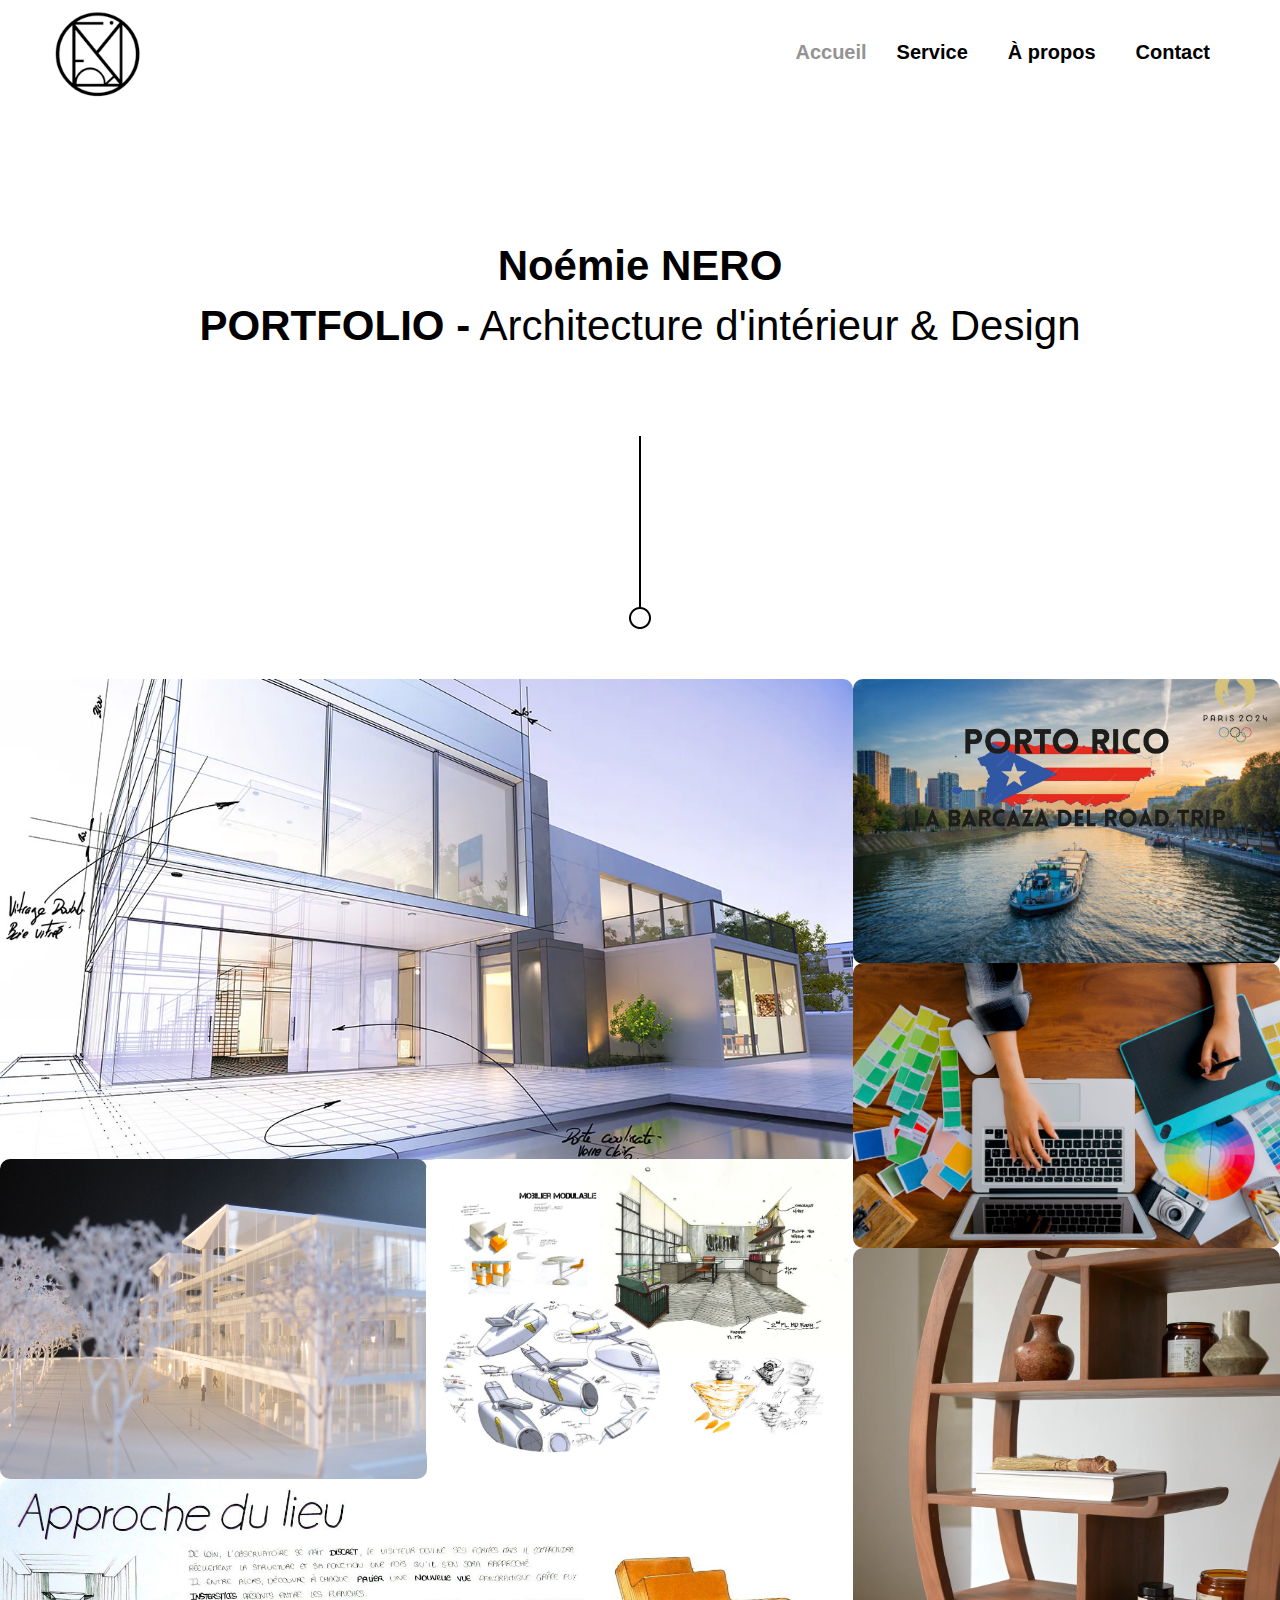
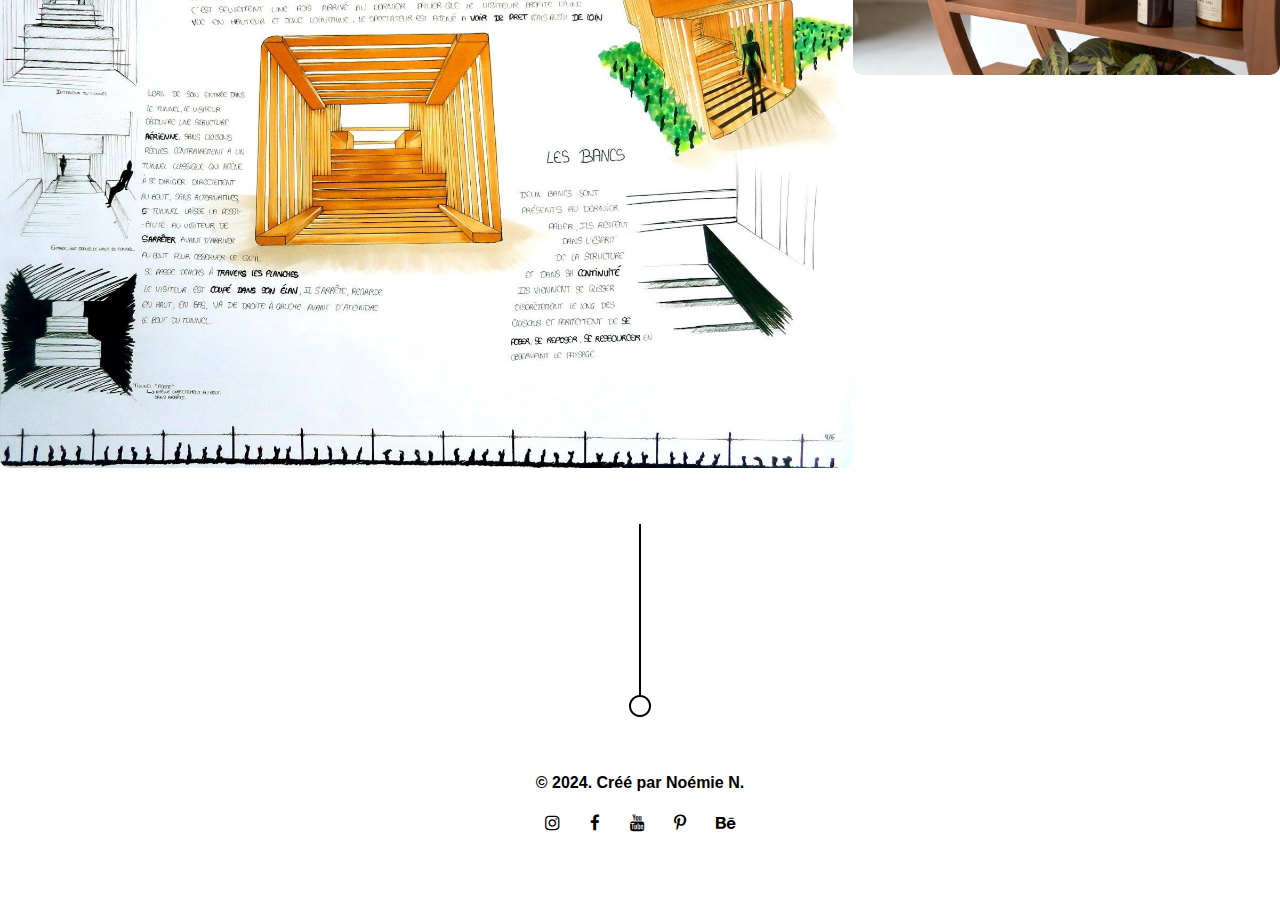
<file: index.html>
<!DOCTYPE HTML>
<html lang="fr-FR">
    <head>
        <title>Kapena - Minimal Portfolio HTML Template</title>
        <meta http-equiv="Content-Type" content="text/html; charset=UTF-8">
        <meta name="description" content="Template by CocoBasic" />
        <meta name="keywords" content="HTML, CSS, JavaScript, PHP" />
        <meta name="author" content="CocoBasic" />
        <meta name="viewport" content="width=device-width, initial-scale=1, maximum-scale=1">

        <link rel="shortcut icon" href="images/favicon.ico" />    
        <link href='https://fonts.googleapis.com/css?family=Work%20Sans:400,500,700,900%7CPT%20Serif%7CRoboto:700' rel='stylesheet' type='text/css'>		
        <link rel="stylesheet" type="text/css"  href='style.css' />

        <!--[if lt IE 9]>
                <script src="js/html5shiv.js"></script>            
                <script src="js/respond.min.js"></script>                   
        <![endif]-->         
    </head>

    <body>

        <div class="site-wrapper">                  
            <div class="doc-loader"></div>  

            <header class="header-holder">
                <div class="menu-wrapper center-relative relative">

                    <div class="header-logo">
                        <a href="index.html"> 
                            <img src="images/logo@2x.png" alt="Kapena"> 
                        </a>
                    </div>

                    <div class="toggle-holder">
                        <div id="toggle">
                            <div class="first-menu-line"></div>
                            <div class="second-menu-line"></div>
                            <div class="third-menu-line"></div>                               
                        </div>                            
                    </div>

                    <div class="menu-holder">
                        <nav id="header-main-menu">
                            <ul class="main-menu sm sm-clean">
                                <li class="menu-item-has-children">
                                    <a href="index.html">
                                       <b> Accueil </b>
                                    </a>
                                </li>
                                <li>
                                    <a href="service.html"><b>Service</b>
                                    </a>
                                </li>
                                <li>
                                    <a href="about.html"><b>À propos</b>
                                    </a>
                                </li>
                                <li>
                                    <a href="contact.html"><b>Contact</b>
                                    </a>
                                </li>
                            </ul>
                        </nav>
                    </div>
                    <div class="clear"></div>                        
                </div>
            </header>

            <div id="content" class="site-content">                
                <div class="section-wrapper">

                    <h1 class="entry-title page-title block content-1170 center-relative">
                       <b> Noémie NERO </b><br>
                         <b>PORTFOLIO -</b>           Architecture d'intérieur &amp; Design 
                    </h1> 

                    <img class="title-logo center-relative block" src="images/divider_01.png" alt="">

                    <div class="full-page-width center-relative">
                        <div id="portfolio-wrapper">
                            <ul class="grid" id="portfolio-grid">                                    
                                <li class="grid-sizer"></li>

                                <li class="grid-item element-item p_two_third">
                                    <a class="item-link" href="portfolio-1.html">
                                        <img src="images/portfolio_item_01.jpg" alt="" />

                                        <div class="portfolio-text-holder">
                                            <p class="portfolio-title">
                                                PAVILLON AVEC EXTENSION
                                            </p>
                                            <p class="portfolio-desc">
                                               Aménagement d'un pavillon existant et sur Autocad    avec extension intégrée
                                            </p>
                                        </div>
                                    </a>
                                </li>

                                <li class="grid-item element-item p_one_third">
                                    <a class="item-link" href="portfolio-2.html">
                                        <img src="images/portfolio_item_02.jpg" alt="" />
                                        <div class="portfolio-text-holder">
                                            <p class="portfolio-title">
                                                LA BARCAZA DEL ROAD TRIP
                                            </p>
                                            <p class="portfolio-desc">
                                                plans, coupe et moodboard
                                            </p>
                                        </div>
                                    </a>
                                </li>

                                <li class="grid-item element-item p_one_third">
                                    <a class="item-link" href="portfolio-3.html">
                                        <img src="images/portfolio_item_03.jpg" alt="" />
                                        <div class="portfolio-text-holder">
                                            <p class="portfolio-title">
                                                INFOGRAPHIE & COMMUNICATION GRAPHIQUE
                                            </p>
                                            <p class="portfolio-desc">
                                                Montages Photo,
                                                mise en page et création d'affiches et mock up
                                            </p>
                                        </div>
                                    </a>
                                </li>

                                <li class="grid-item element-item p_one_third">
                                    <a class="item-link" href="portfolio-4.html">
                                        <img src="images/portfolio_item_04.jpg" alt="" />
                                        <div class="portfolio-text-holder">
                                            <p class="portfolio-title">
                                                MAQUETTES
                                            </p>
                                            <p class="portfolio-desc">
                                                Villa Savoye, pavillon avec extension
                                            </p>
                                        </div>
                                    </a>
                                </li>

                                <li class="grid-item element-item p_one_third">
                                    <a class="item-link" href="portfolio-5.html">
                                        <img src="images/portfolio_item_05.jpg" alt="" />
                                        <div class="portfolio-text-holder">
                                            <p class="portfolio-title">
                                                CONCEPTS ET PROJETS DESIGN
                                            </p>
                                            <p class="portfolio-desc">
                                                Produit,espace, intéraction et créativité
                                            </p>
                                        </div>
                                    </a>
                                </li>

                                <li class="grid-item element-item p_one_third">
                                    <a class="item-link" href="portfolio-6.html">
                                        <img src="images/portfolio_item_06.jpg" alt="" />
                                        <div class="portfolio-text-holder">
                                            <p class="portfolio-title">
                                                MENUISERIE SUR MESURE
                                            </p>
                                            <p class="portfolio-desc">
                                                Plan texturé, élevation et croquis  
                                            </p>
                                        </div>
                                    </a>
                                </li>

                                <li class="grid-item element-item p_two_third">
                                    <a class="item-link" href="portfolio-7.html">
                                        <img src="images/portfolio_item_07.jpg" alt="" />
                                        <div class="portfolio-text-holder">
                                            <p class="portfolio-title">
                                                MÉTHODOLOGIE CRÉATIVE
                                            </p>
                                            <p class="portfolio-desc">
                                                Planches portant sur des sujets
                                            </p>
                                        </div>
                                    </a>
                                </li>

                            </ul>
                            <div class="clear"></div>                                    
                        </div>

                    </div>
           
                </div>                                                           
            </div>

            <footer class="footer">
                <div class="footer-content center-relative">                    

                    <img class="footer-logo" src="images/divider_01.png" alt="Kapena">

                    <div class="copyright-holder content-1170 center-relative"> 
                      <b>  © 2024. Créé par Noémie N.</b>
                    </div>

                    <div class="social-holder content-1170 center-relative"> 
                        <a href="https://instagram.com/">
                            <span class="fa fa-instagram"></span>
                        </a> 
                        <a href="https://facebook.com/">
                            <span class="fa fa-facebook"></span>
                        </a> 
                        <a href="https://youtube.com/">
                            <span class="fa fa-youtube"></span>
                        </a> 
                        <a href="https://pinterest.com/">
                            <span class="fa fa-pinterest-p"></span>
                        </a> 
                        <a href="https://behance.net/">
                            <span class="fa fa-behance"></span>
                        </a>
                    </div>
                </div>
            </footer>

        </div>

        <!--Load JavaScript-->
        <script src="js/jquery.js"></script>			
        <script src='js/jquery.smartmenus.min.js'></script>                                                		                                       
        <script src='js/imagesloaded.pkgd.js'></script>                
        <script src='js/isotope.pkgd.js'></script>                
        <script src='js/jquery.fitvids.js'></script>                        
        <script src='js/swiper.min.js'></script>                        
        <script src='js/main.js'></script>
    </body>
</html>
</file>
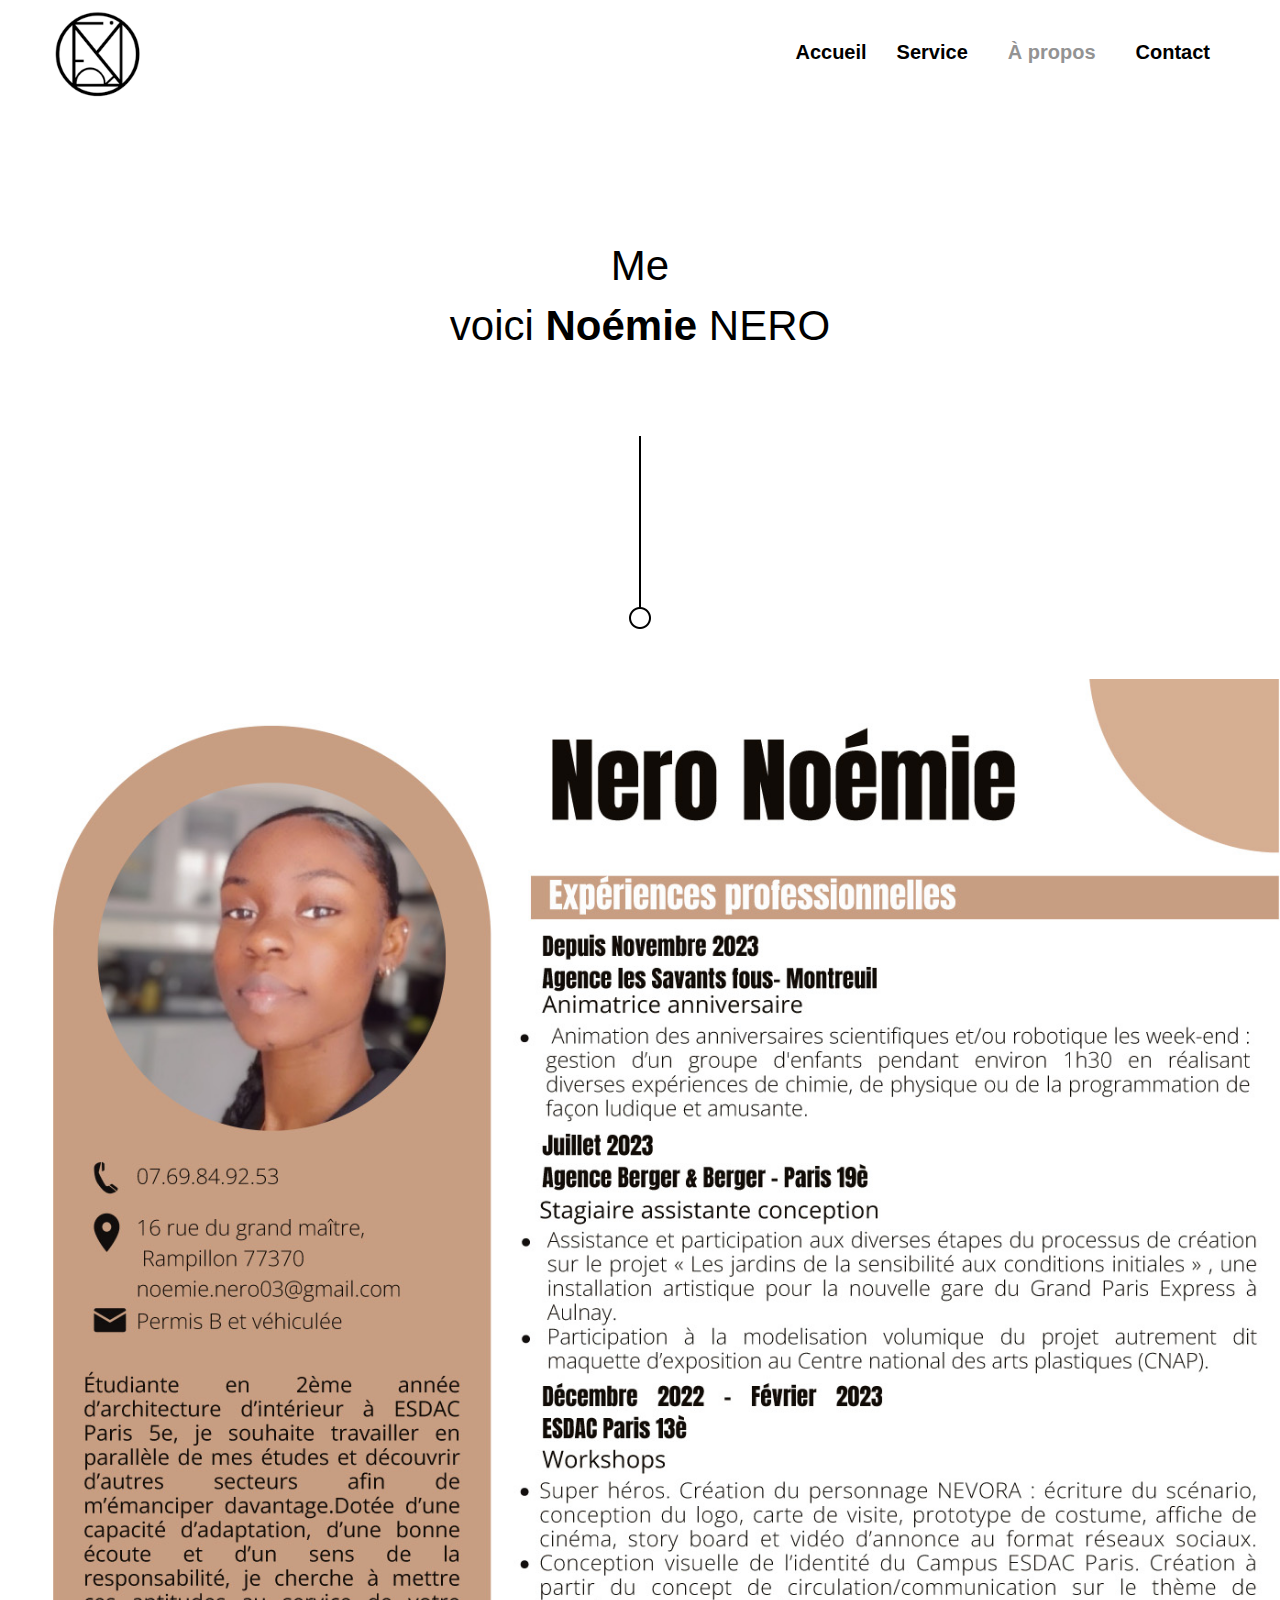
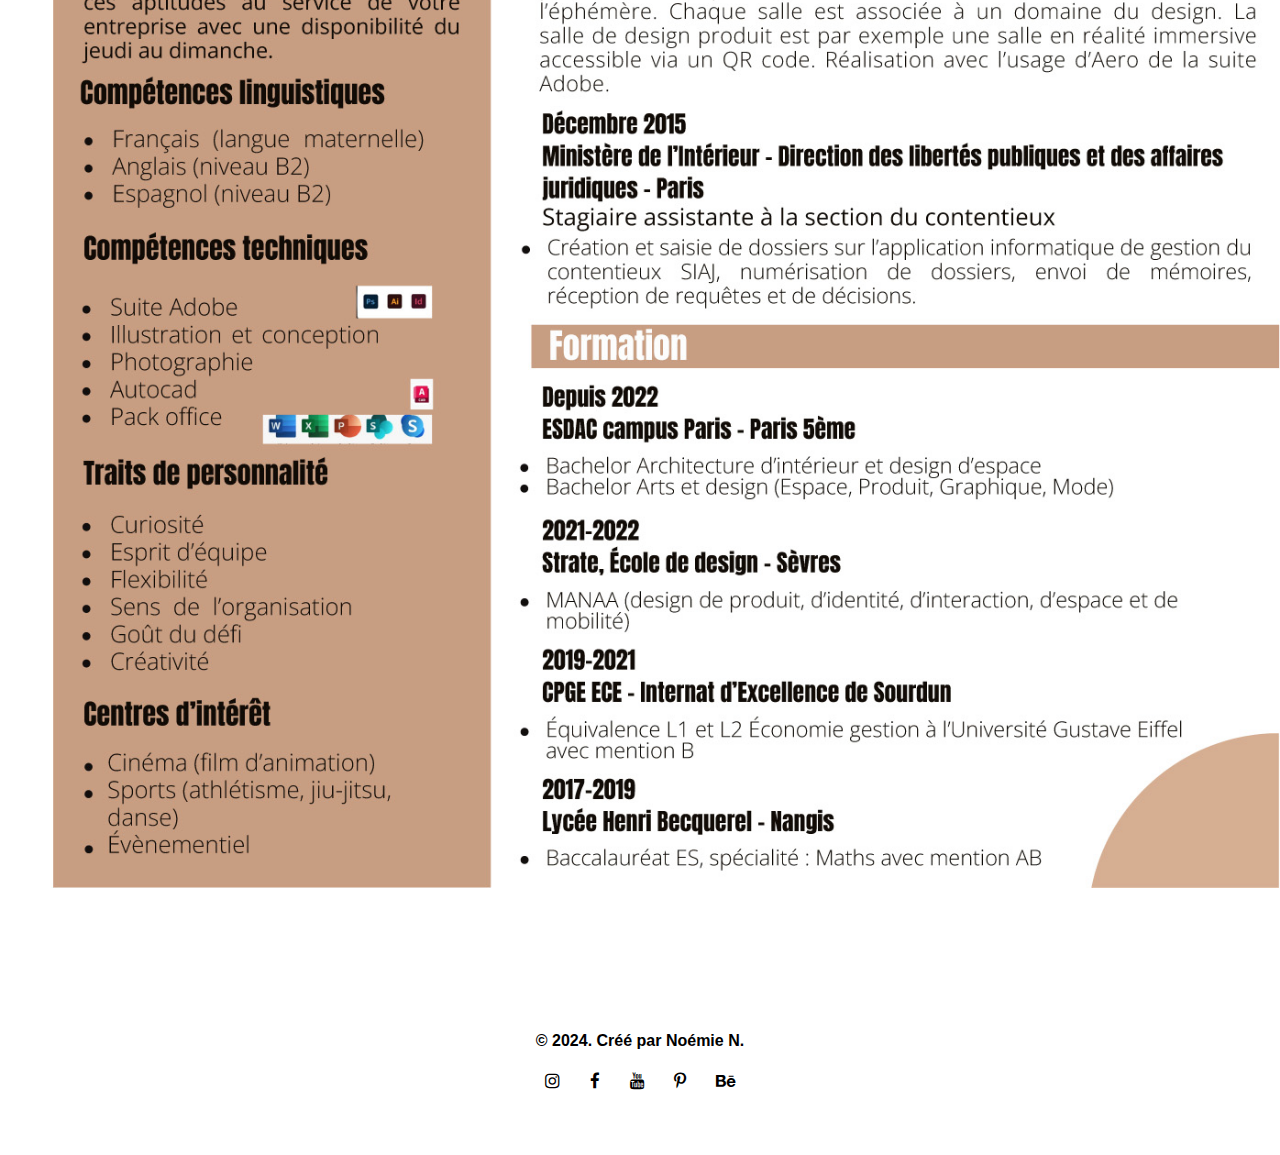
<file: about.html>
<!DOCTYPE HTML>
<html lang="fr-FR">
    <head>
        <title>Kapena - Minimal Portfolio HTML Template</title>
        <meta http-equiv="Content-Type" content="text/html; charset=UTF-8">
        <meta name="description" content="Template by CocoBasic" />
        <meta name="keywords" content="HTML, CSS, JavaScript, PHP" />
        <meta name="author" content="CocoBasic" />
        <meta name="viewport" content="width=device-width, initial-scale=1, maximum-scale=1">

        <link rel="shortcut icon" href="images/favicon.ico" />    
        <link href='https://fonts.googleapis.com/css?family=Work%20Sans:400,500,700,900%7CPT%20Serif%7CRoboto:700' rel='stylesheet' type='text/css'>		
        <link rel="stylesheet" type="text/css"  href='style.css' />

        <!--[if lt IE 9]>
                <script src="js/html5shiv.js"></script>            
                <script src="js/respond.min.js"></script>                   
        <![endif]-->         
    </head>

    <body>

        <div class="site-wrapper">                  
            <div class="doc-loader"></div>  

            <header class="header-holder">
                <div class="menu-wrapper center-relative relative">

                    <div class="header-logo">
                        <a href="index.html"> 
                            <img src="images/logo@2x.png" alt="Kapena"> 
                        </a>
                    </div>

                    <div class="toggle-holder">
                        <div id="toggle">
                            <div class="first-menu-line"></div>
                            <div class="second-menu-line"></div>
                            <div class="third-menu-line"></div>                               
                        </div>                            
                    </div>

                    <div class="menu-holder">
                        <nav id="header-main-menu">
                            <ul class="main-menu sm sm-clean">
                                <li class="menu-item-has-children">
                                    <a href="index.html">
                                        <b> Accueil </b>
                                    </a>
                                </li>
                                <li>
                                    <a href="service.html"><b>Service</b>
                                    </a>
                                </li>
                                <li>
                                    <a href="about.html"><b> À propos </b>
                                    </a>
                                </li>
                                <li>
                                    <a href="contact.html"><b> Contact </b>
                                    </a>
                                </li>
                            </ul>
                        </nav>
                    </div>
                    <div class="clear"></div>                        
                </div>
            </header>

            <div id="content" class="site-content">
                <div class="section-wrapper">

                    <h1 class="entry-title page-title block content-1170 center-relative"> 
                        Me <br> 
                        voici <b>Noémie</b> NERO
                    </h1> 

                    <img class="title-logo center-relative block" src="images/divider_01.png" alt="">

                    <div class="content-wrapper block content-1170 center-relative">                                             
                    </div>                    

                    <div class="full-page-width center-relative top-30">
                        <script>
                            var slider2_speed = "2000";
                            var slider2_auto = "false";
                            var slider2_items = "1";
                            var slider2_gap = "0";
                        </script>
                        <div id="slider2" class="image-slider-wrapper relative swiper-container">
                            <div class="swiper-wrapper image-slider slider">
                                <div class="swiper-slide">
                                    <img src="images/apropos.jpg" alt="">
                            </div>
                            <div class="clear"></div>
                        </div>                          
                        <div class="swiper-scrollbar swiper-scrollbar-slider2"></div>                            
                    </div>

                    <div class="content-1170 center-relative">

                        <div class="clear"></div>                           
                    </div>                        
                </div>                
            </div>                

            <footer class="footer">
                <div class="footer-content center-relative">
                    <div class="copyright-holder content-1170 center-relative"> 
                       <b> © 2024. Créé par Noémie N. </b> 
                   </a>
                    </div>

                    <div class="social-holder content-1170 center-relative"> 
                        <a href="https://instagram.com/">
                            <span class="fa fa-instagram"></span>
                        </a> 
                        <a href="https://facebook.com/">
                            <span class="fa fa-facebook"></span>
                        </a> 
                        <a href="https://youtube.com/">
                            <span class="fa fa-youtube"></span>
                        </a> 
                        <a href="https://pinterest.com/">
                            <span class="fa fa-pinterest-p"></span>
                        </a> 
                        <a href="https://behance.net/">
                            <span class="fa fa-behance"></span>
                        </a>
                    </div>
                </div>
            </footer>

        </div>

        <!--Load JavaScript-->
        <script src="js/jquery.js"></script>			
        <script src='js/jquery.smartmenus.min.js'></script>                                                		                                       
        <script src='js/imagesloaded.pkgd.js'></script>                
        <script src='js/isotope.pkgd.js'></script>                
        <script src='js/jquery.fitvids.js'></script>                        
        <script src='js/swiper.min.js'></script>                        
        <script src='js/main.js'></script>
    </body>
</html>
</file>
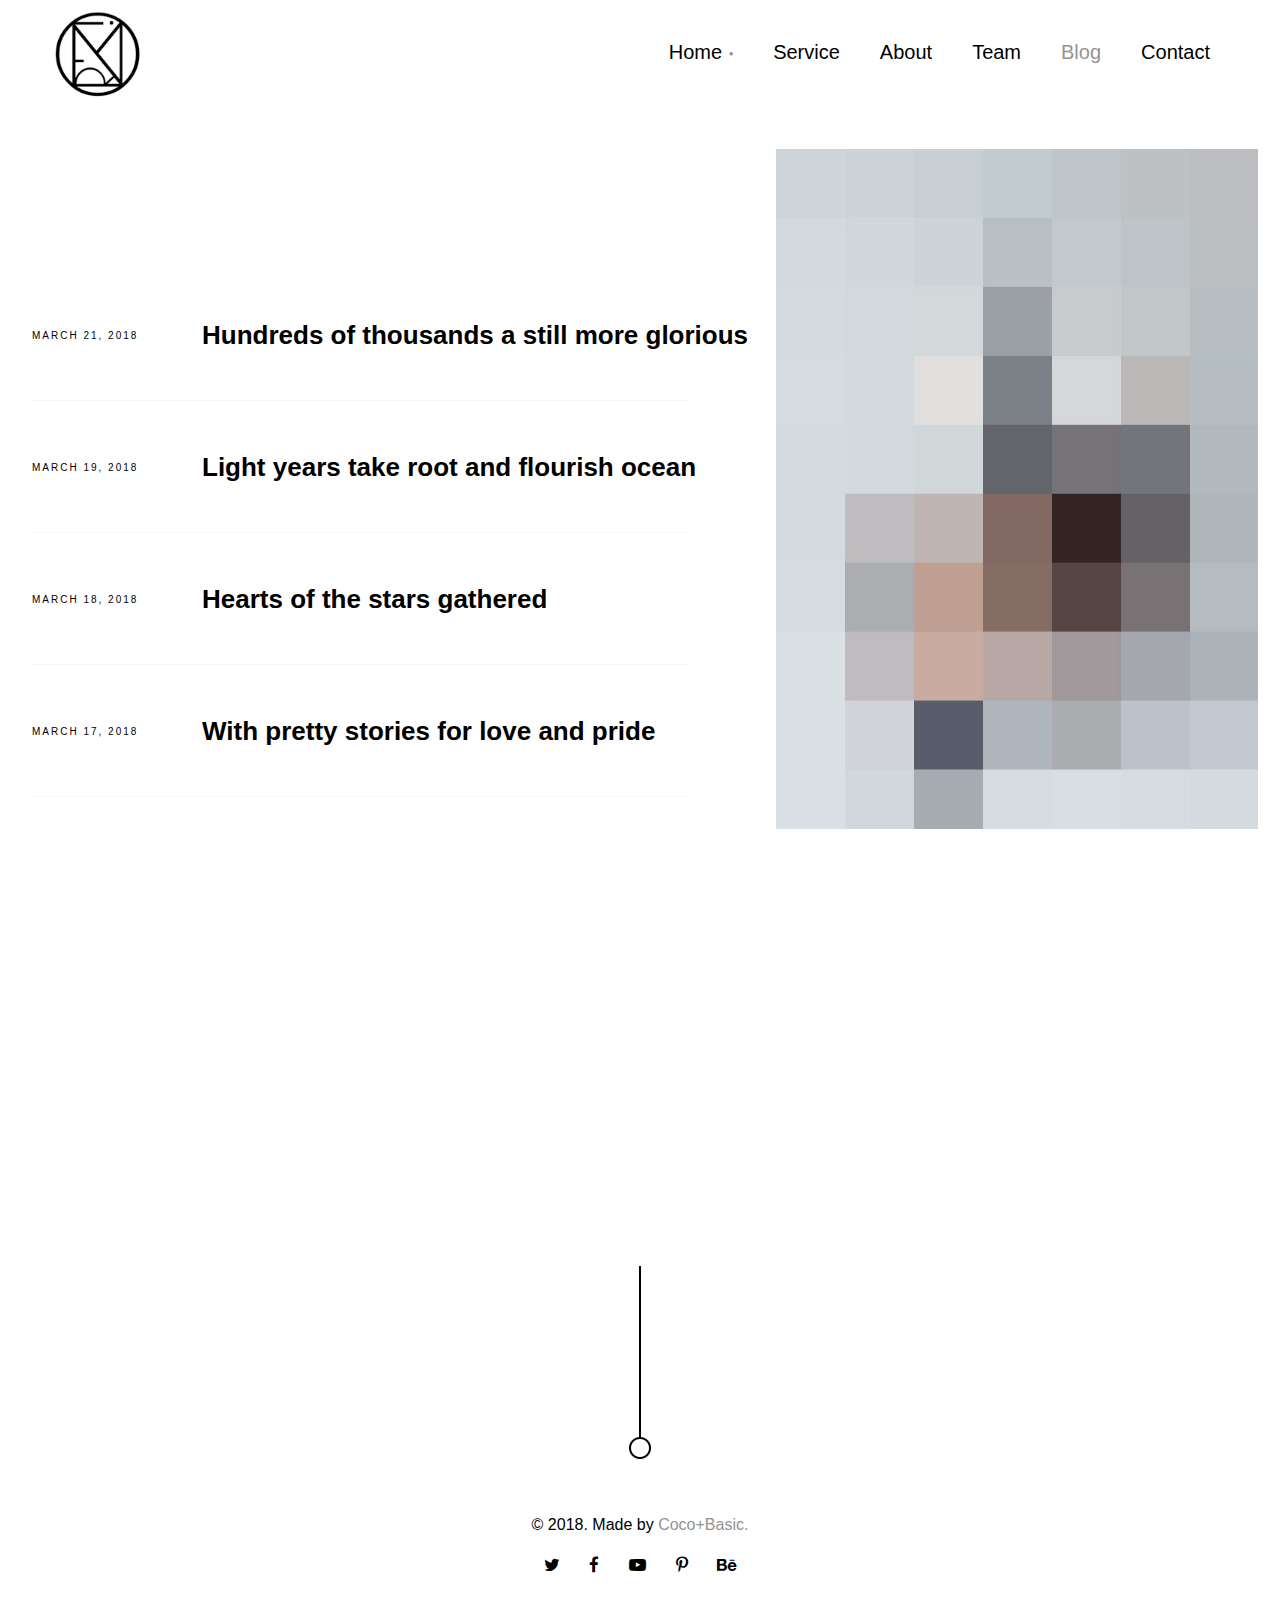
<file: blog.html>
<!DOCTYPE HTML>
<html lang="en-US">
    <head>
        <title>Kapena - Minimal Portfolio HTML Template</title>
        <meta http-equiv="Content-Type" content="text/html; charset=UTF-8">
        <meta name="description" content="Template by CocoBasic" />
        <meta name="keywords" content="HTML, CSS, JavaScript, PHP" />
        <meta name="author" content="CocoBasic" />
        <meta name="viewport" content="width=device-width, initial-scale=1, maximum-scale=1">

        <link rel="shortcut icon" href="images/favicon.ico" />    
        <link href='https://fonts.googleapis.com/css?family=Work%20Sans:400,500,700,900%7CPT%20Serif%7CRoboto:700' rel='stylesheet' type='text/css'>		
        <link rel="stylesheet" type="text/css"  href='style.css' />

        <!--[if lt IE 9]>
                <script src="js/html5shiv.js"></script>            
                <script src="js/respond.min.js"></script>                   
        <![endif]-->         
    </head>

    <body>

        <div class="site-wrapper">                  
            <div class="doc-loader"></div>  

            <header class="header-holder">
                <div class="menu-wrapper center-relative relative">

                    <div class="header-logo">
                        <a href="index.html"> 
                            <img src="images/logo@2x.png" alt="Kapena"> 
                        </a>
                    </div>

                    <div class="toggle-holder">
                        <div id="toggle">
                            <div class="first-menu-line"></div>
                            <div class="second-menu-line"></div>
                            <div class="third-menu-line"></div>                               
                        </div>                            
                    </div>

                    <div class="menu-holder">
                        <nav id="header-main-menu">
                            <ul class="main-menu sm sm-clean">
                                <li class="menu-item-has-children">
                                    <a href="index.html">
                                        Home
                                    </a>
                                    <ul class="sub-menu">
                                        <li>
                                            <a href="home-box.html">Home + Box</a>
                                        </li>
                                    </ul>
                                </li>
                                <li>
                                    <a href="service.html">Service</a>
                                </li>
                                <li>
                                    <a href="about.html">About</a>
                                </li>
                                <li>
                                    <a href="team.html">Team</a>
                                </li>
                                <li>
                                    <a href="blog.html">Blog</a>
                                </li>
                                <li>
                                    <a href="contact.html">Contact</a>
                                </li>
                            </ul>
                        </nav>
                    </div>
                    <div class="clear"></div>                        
                </div>
            </header>

            <div id="content" class="site-content">
                <div class="blog-holder block center-relative bottom-150">    

                    <article class="animate relative blog-item-holder">        
                        <div class="entry-holder">
                            <div class="entry-info">                
                                <div class="entry-date published">
                                    March 21, 2018
                                </div>                                                             
                            </div>                        
                            <h2 class="entry-title">
                                <a href="single.html">
                                    Hundreds of thousands a still more glorious
                                </a>
                            </h2>             
                        </div>
                        <div class="post-thumbnail">
                            <img src="images/blog_img_01.jpg" alt="">            
                        </div>                        
                    </article>   

                    <article class="animate relative blog-item-holder">        
                        <div class="entry-holder">
                            <div class="entry-info">                
                                <div class="entry-date published">
                                    March 19, 2018
                                </div>                                                             
                            </div>                        
                            <h2 class="entry-title">
                                <a href="single.html">
                                    Light years take root and flourish ocean
                                </a>
                            </h2>             
                        </div>
                        <div class="post-thumbnail">
                            <img src="images/blog_img_02.jpg" alt="">           
                        </div>                        
                    </article>   

                    <article class="animate relative blog-item-holder">        
                        <div class="entry-holder">
                            <div class="entry-info">                
                                <div class="entry-date published">
                                    March 18, 2018
                                </div>                                                             
                            </div>                        
                            <h2 class="entry-title">
                                <a href="single.html">
                                    Hearts of the stars gathered
                                </a>
                            </h2>             
                        </div>
                        <div class="post-thumbnail">
                            <img src="images/blog_img_03.jpg" alt="">
                        </div>                        
                    </article>   

                    <article class="animate relative blog-item-holder">        
                        <div class="entry-holder">
                            <div class="entry-info">                
                                <div class="entry-date published">
                                    March 17, 2018
                                </div>                                                             
                            </div>                        
                            <h2 class="entry-title">
                                <a href="single.html">
                                    With pretty stories for love and pride
                                </a>
                            </h2>             
                        </div>
                        <div class="post-thumbnail">
                            <img src="images/blog_img_04.jpg" alt=""> 
                        </div>                        
                    </article>   

                    <article class="animate relative blog-item-holder">        
                        <div class="entry-holder">
                            <div class="entry-info">                
                                <div class="entry-date published">
                                    March 15, 2018
                                </div>   
                            </div>                        
                            <h2 class="entry-title">
                                <a href="single.html">
                                    Champollion are creatures of the cosmos
                                </a>
                            </h2>             
                        </div>
                        <div class="post-thumbnail">
                            <img src="images/blog_img_05.jpg" alt="">
                        </div>                        
                    </article>   

                    <article class="animate relative blog-item-holder">        
                        <div class="entry-holder">
                            <div class="entry-info">                
                                <div class="entry-date published">
                                    March 10, 2018
                                </div> 
                            </div>                        
                            <h2 class="entry-title">
                                <a href="single.html">
                                    Permanence of the stars birth prime
                                </a>
                            </h2>             
                        </div>
                        <div class="post-thumbnail">
                            <img src="images/blog_img_06.jpg" alt="">
                        </div>                        
                    </article>   
                </div>   
            </div>                


            <footer class="footer">
                <div class="footer-content center-relative">
                    <img class="footer-logo" src="images/divider_01.png" alt="Kapena">
                    <div class="copyright-holder content-1170 center-relative"> 
                        © 2018. Made by <a href="https://cocobasic.com/">Coco+Basic.</a>
                    </div>

                    <div class="social-holder content-1170 center-relative"> 
                        <a href="#">
                            <span class="fa fa-twitter"></span>
                        </a> 
                        <a href="#">
                            <span class="fa fa-facebook"></span>
                        </a> 
                        <a href="#">
                            <span class="fa fa-youtube-play"></span>
                        </a> 
                        <a href="#">
                            <span class="fa fa-pinterest-p"></span>
                        </a> 
                        <a href="#">
                            <span class="fa fa-behance"></span>
                        </a>
                    </div>
                </div>
            </footer>

        </div>

        <!--Load JavaScript-->
        <script src="js/jquery.js"></script>			
        <script src='js/jquery.smartmenus.min.js'></script>                                                		                                       
        <script src='js/imagesloaded.pkgd.js'></script>                
        <script src='js/isotope.pkgd.js'></script>                
        <script src='js/jquery.fitvids.js'></script>                        
        <script src='js/swiper.min.js'></script>                        
        <script src='js/main.js'></script>
    </body>
</html>
</file>
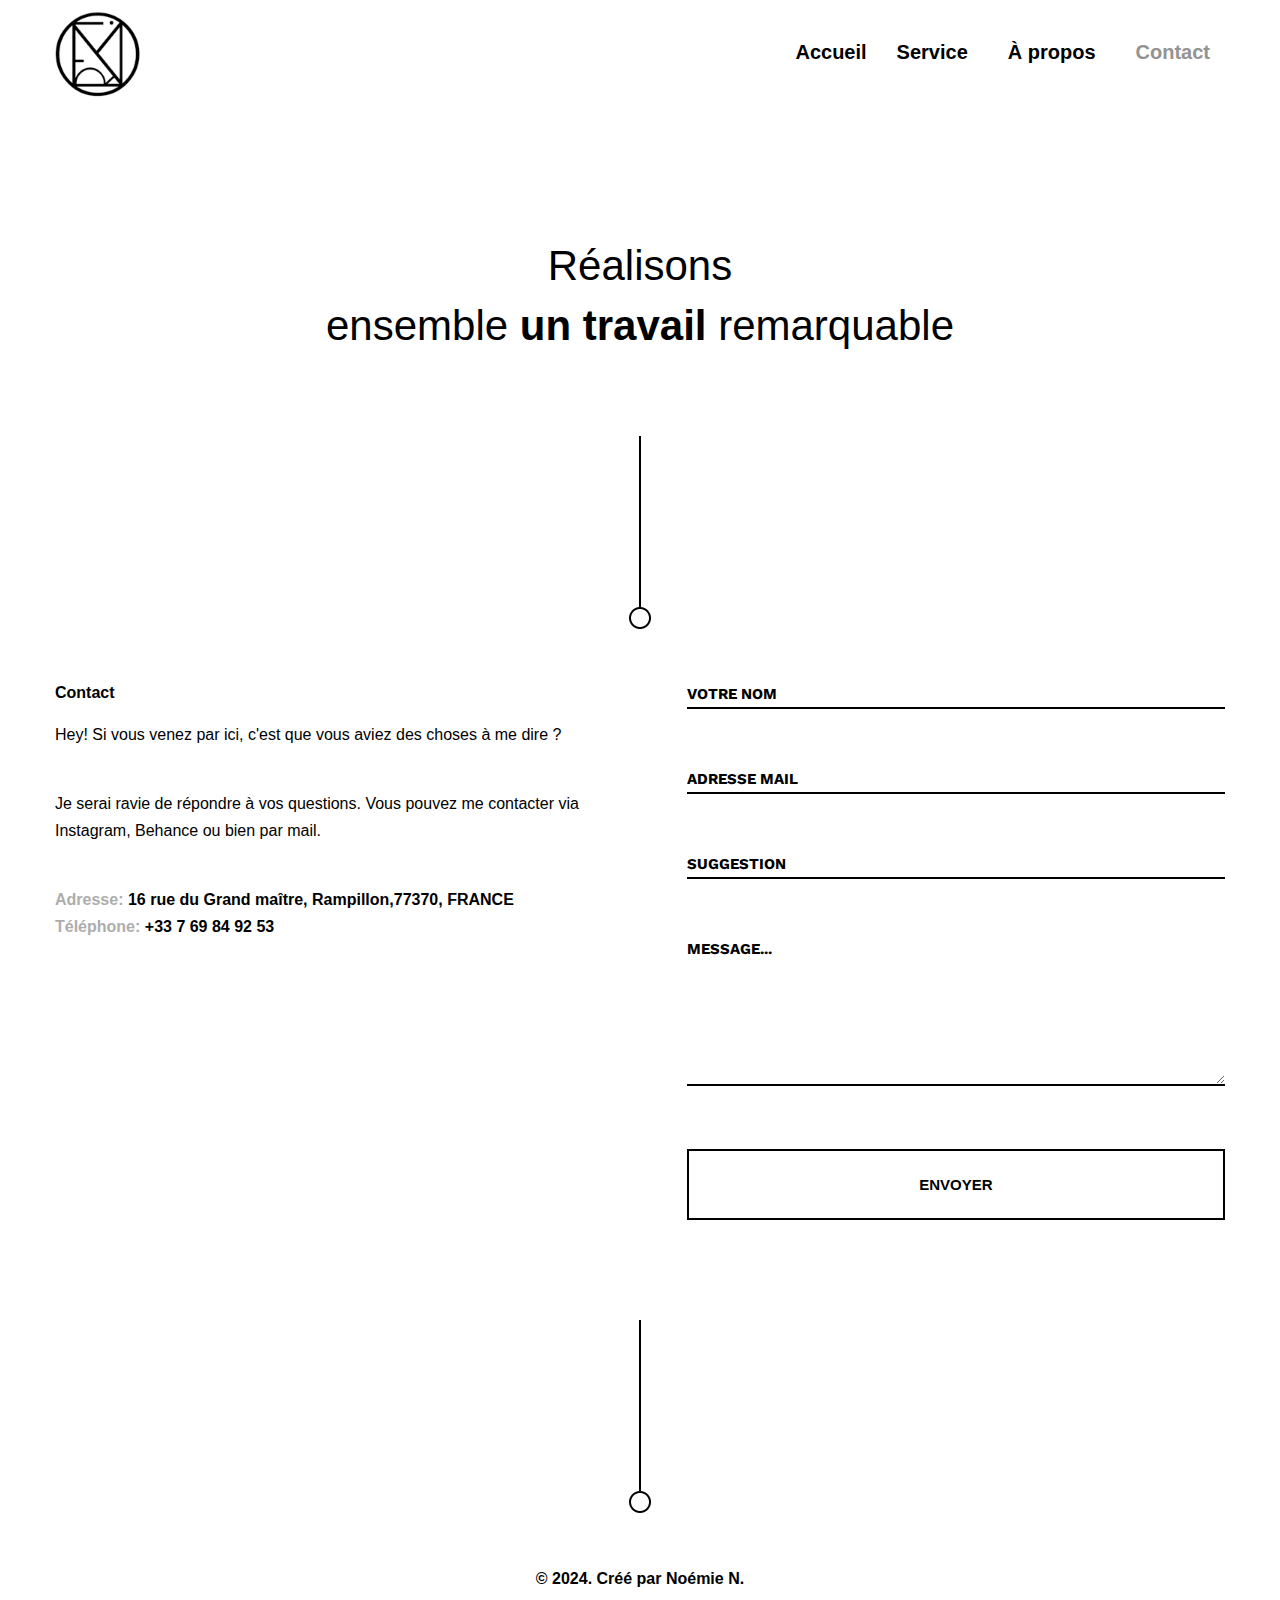
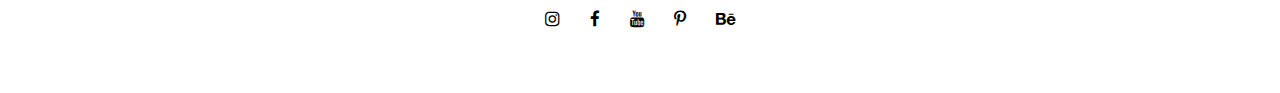
<file: contact.html>
<!DOCTYPE HTML>
<html lang="fr-FR">
    <head>
        <title>Kapena - Minimal Portfolio HTML Template</title>
        <meta http-equiv="Content-Type" content="text/html; charset=UTF-8">
        <meta name="description" content="Template by CocoBasic" />
        <meta name="keywords" content="HTML, CSS, JavaScript, PHP" />
        <meta name="author" content="CocoBasic" />
        <meta name="viewport" content="width=device-width, initial-scale=1, maximum-scale=1">

        <link rel="shortcut icon" href="images/favicon.ico" />    
        <link href='https://fonts.googleapis.com/css?family=Work%20Sans:400,500,700,900%7CPT%20Serif%7CRoboto:700' rel='stylesheet' type='text/css'>		
        <link rel="stylesheet" type="text/css"  href='style.css' />

        <!--[if lt IE 9]>
                <script src="js/html5shiv.js"></script>            
                <script src="js/respond.min.js"></script>                   
        <![endif]-->         
    </head>

    <body>

        <div class="site-wrapper">                  
            <div class="doc-loader"></div>  

            <header class="header-holder">
                <div class="menu-wrapper center-relative relative">

                    <div class="header-logo">
                        <a href="index.html"> 
                            <img src="images/logo@2x.png" alt="Kapena"> 
                        </a>
                    </div>

                    <div class="toggle-holder">
                        <div id="toggle">
                            <div class="first-menu-line"></div>
                            <div class="second-menu-line"></div>
                            <div class="third-menu-line"></div>                               
                        </div>                            
                    </div>

                    <div class="menu-holder">
                        <nav id="header-main-menu">
                            <ul class="main-menu sm sm-clean">
                                <li class="menu-item-has-children">
                                    <a href="index.html">
                                      <b>Accueil</b>
                                    </a>
                                </li>
                                <li>
                                    <a href="service.html"><b>Service</b>
                                    </a>
                                </li>
                                <li>
                                    <a href="about.html"><b>À propos</b>
                                    </a>
                                </li>
                                <li>
                                    <a href="contact.html"><b>Contact</b>
                                    </a>
                                </li>
                            </ul>
                        </nav>
                    </div>
                    <div class="clear"></div>                        
                </div>
            </header>

            <div id="content" class="site-content">
                <div class="section-wrapper">
                    <h1 class="entry-title page-title block content-1170 center-relative"> 
                        Réalisons <br> 
                        ensemble <b>un travail</b> remarquable
                    </h1> 

                    <img class="title-logo center-relative block" src="images/divider_01.png" alt="">

                    <div class="content-wrapper block content-1170 center-relative">
                        <div class="one_half">
                            <p>
                                <strong>Contact</strong>
                            </p>
                            <p>
                                Hey! Si vous venez par ici, c'est que vous aviez des choses à me dire ? 
                            </p>
                            <br>
                            <p>
                                Je serai ravie de répondre à vos questions. Vous pouvez me contacter via Instagram, Behance ou bien par mail.
                            </p>
                            <br>
                            <p class="contact-info">
                               <b> <span>Adresse:</span> 16 rue du Grand maître, Rampillon,77370, FRANCE </b>
                               <br> 
                               <b> <span>Téléphone:</span> +33 7 69 84 92 53 </b>
                               <br>
                            </p>
                        </div>

                        <div class="one_half last">
                            <div class="contact-form">
                                <p>
                                    <input id="name" type="text" name="your-name" placeholder="VOTRE NOM">
                                </p>
                                <p>
                                    <input id="contact-email" type="email" name="your-email" placeholder="ADRESSE MAIL">
                                </p>                                    
                                <p>
                                    <input id="subject" type="text" name="your-subject" placeholder="SUGGESTION">
                                </p>
                                <p>
                                    <textarea id="message" name="your-message" placeholder="MESSAGE..."></textarea>
                                </p>
                                <p class="contact-submit-holder">
                                    <input type="submit" value="ENVOYER">
                                </p>                                
                            </div>    
                        </div>
                        
                        <div class="clear"></div>
                                                
                    </div>                        
                </div>           
            </div>                

            <footer class="footer">
                <div class="footer-content center-relative">
                    <img class="footer-logo" src="images/divider_01.png" alt="Kapena">
                    <div class="copyright-holder content-1170 center-relative"> 
                       <b> © 2024. Créé par Noémie N.</b>
                   </a>
                    </div>

                    <div class="social-holder content-1170 center-relative"> 
                        <a href="https://instagram.com/">
                            <span class="fa fa-instagram"></span>
                        </a> 
                        <a href="https://facebook.com/">
                            <span class="fa fa-facebook"></span>
                        </a> 
                        <a href="https://youtube.com/">
                            <span class="fa fa-youtube"></span>
                        </a> 
                        <a href="https://pinterest.com/">
                            <span class="fa fa-pinterest-p"></span>
                        </a> 
                        <a href="https://behance.net/">
                            <span class="fa fa-behance"></span>
                        </a>
                    </div>
                </div>
            </footer>

        </div>

        <!--Load JavaScript-->
        <script src="js/jquery.js"></script>			
        <script src='js/jquery.smartmenus.min.js'></script>                                                		                                       
        <script src='js/imagesloaded.pkgd.js'></script>                
        <script src='js/isotope.pkgd.js'></script>                
        <script src='js/jquery.fitvids.js'></script>                        
        <script src='js/swiper.min.js'></script>                        
        <script src='js/main.js'></script>
    </body>
</html>
</file>
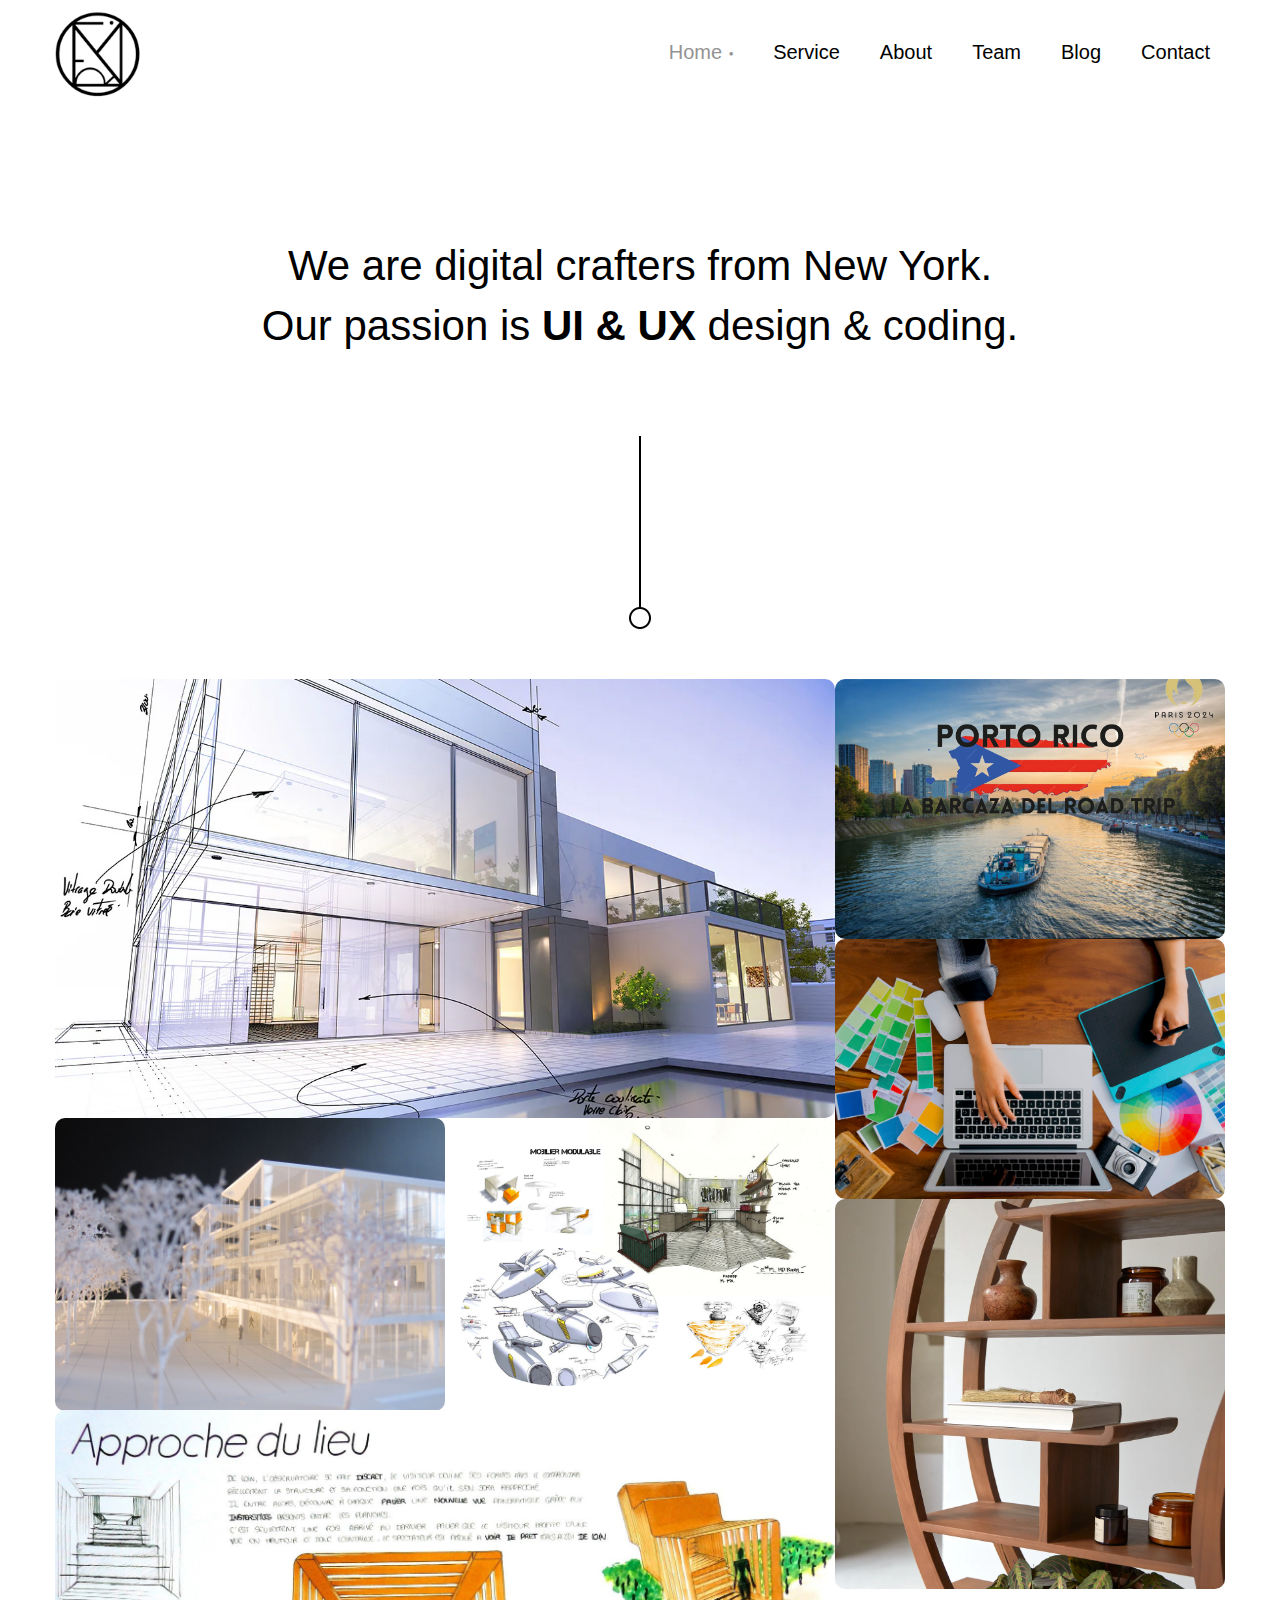
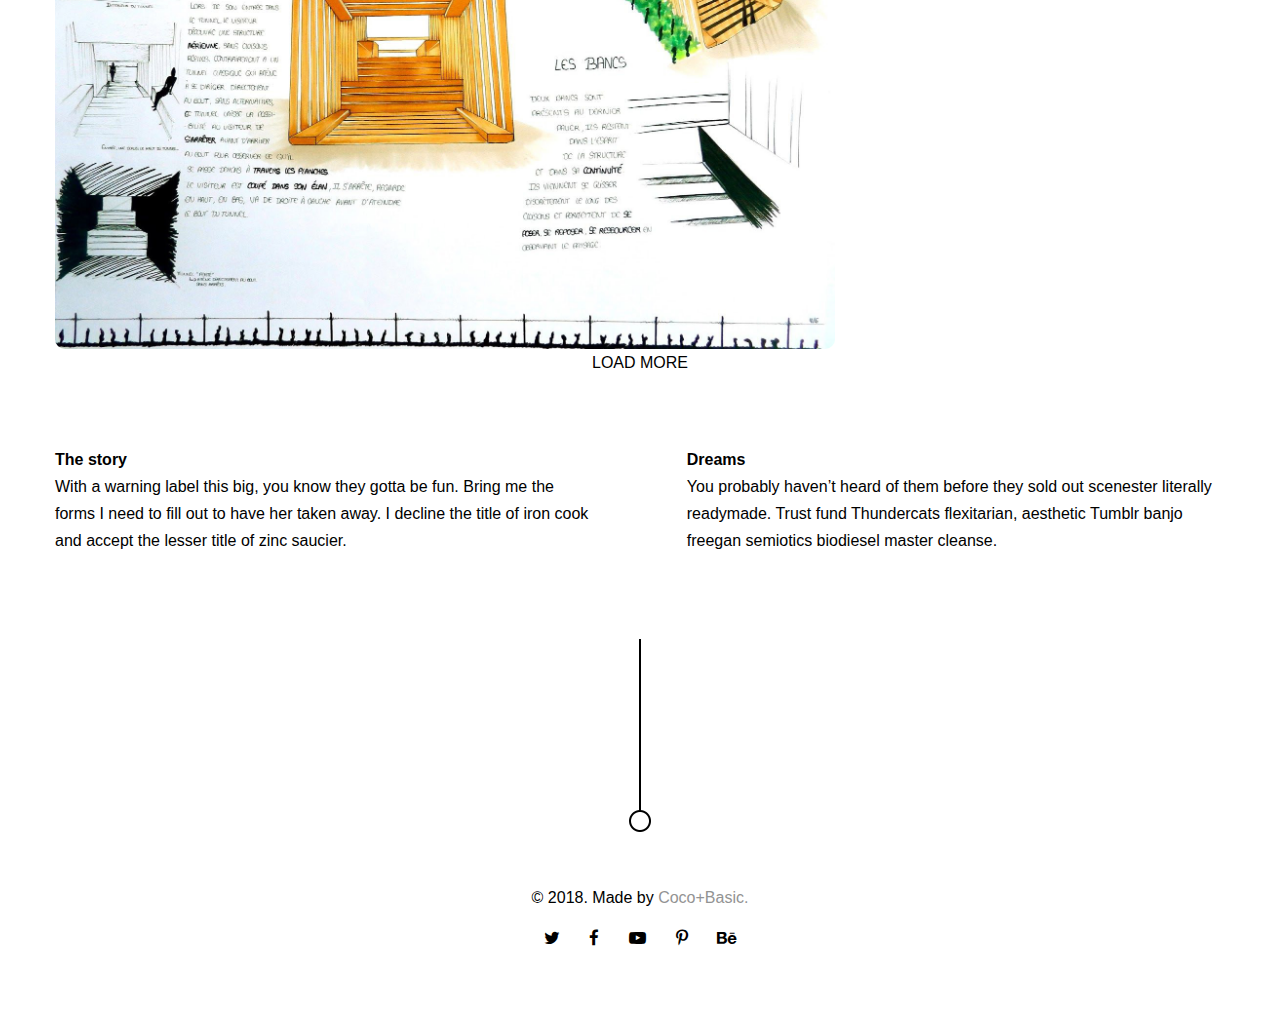
<file: home-box.html>
<!DOCTYPE HTML>
<html lang="en-US">
    <head>
        <title>Kapena - Minimal Portfolio HTML Template</title>
        <meta http-equiv="Content-Type" content="text/html; charset=UTF-8">
        <meta name="description" content="Template by CocoBasic" />
        <meta name="keywords" content="HTML, CSS, JavaScript, PHP" />
        <meta name="author" content="CocoBasic" />
        <meta name="viewport" content="width=device-width, initial-scale=1, maximum-scale=1">

        <link rel="shortcut icon" href="images/favicon.ico" />    
        <link href='https://fonts.googleapis.com/css?family=Work%20Sans:400,500,700,900%7CPT%20Serif%7CRoboto:700' rel='stylesheet' type='text/css'>		
        <link rel="stylesheet" type="text/css"  href='style.css' />

        <!--[if lt IE 9]>
                <script src="js/html5shiv.js"></script>            
                <script src="js/respond.min.js"></script>                   
        <![endif]-->         
    </head>

    <body>

        <div class="site-wrapper">                  
            <div class="doc-loader"></div>  

            <header class="header-holder">
                <div class="menu-wrapper center-relative relative">

                    <div class="header-logo">
                        <a href="index.html"> 
                            <img src="images/logo@2x.png" alt="Kapena"> 
                        </a>
                    </div>

                    <div class="toggle-holder">
                        <div id="toggle">
                            <div class="first-menu-line"></div>
                            <div class="second-menu-line"></div>
                            <div class="third-menu-line"></div>                               
                        </div>                            
                    </div>

                    <div class="menu-holder">
                        <nav id="header-main-menu">
                            <ul class="main-menu sm sm-clean">
                                <li class="menu-item-has-children">
                                    <a href="index.html" class="has-submenu">
                                        Home
                                    </a>
                                    <ul class="sub-menu">
                                        <li>
                                            <a href="home-box.html">Home + Box</a>
                                        </li>
                                    </ul>
                                </li>
                                <li>
                                    <a href="service.html">Service</a>
                                </li>
                                <li>
                                    <a href="about.html">About</a>
                                </li>
                                <li>
                                    <a href="team.html">Team</a>
                                </li>
                                <li>
                                    <a href="blog.html">Blog</a>
                                </li>
                                <li>
                                    <a href="contact.html">Contact</a>
                                </li>
                            </ul>
                        </nav>
                    </div>
                    <div class="clear"></div>                        
                </div>
            </header>

            <div id="content" class="site-content">                
                <div class="section-wrapper">

                    <h1 class="entry-title page-title block content-1170 center-relative">
                        We are digital crafters from New York. <br>
                        Our passion is <b>UI &amp; UX</b> design &amp; coding.
                    </h1> 

                    <img class="title-logo center-relative block" src="images/divider_01.png" alt="">

                    <div class="content-wrapper block content-1170 center-relative">
                        <div id="portfolio-wrapper">
                            <ul class="grid" id="portfolio-grid">                                    
                                <li class="grid-sizer"></li>

                                <li class="grid-item element-item p_two_third">
                                    <a class="item-link" href="portfolio-1.html">
                                        <img src="images/portfolio_item_01.jpg" alt="" />

                                        <div class="portfolio-text-holder">
                                            <p class="portfolio-title">
                                                Monochromatic
                                            </p>
                                            <p class="portfolio-desc">
                                                BRANDING
                                            </p>
                                        </div>
                                    </a>
                                </li>

                                <li class="grid-item element-item p_one_third">
                                    <a class="item-link" href="portfolio-2.html">
                                        <img src="images/portfolio_item_02.jpg" alt="" />
                                        <div class="portfolio-text-holder">
                                            <p class="portfolio-title">
                                                Nature Logo
                                            </p>
                                            <p class="portfolio-desc">
                                                IDENTITY
                                            </p>
                                        </div>
                                    </a>
                                </li>

                                <li class="grid-item element-item p_one_third">
                                    <a class="item-link" href="portfolio-3.html">
                                        <img src="images/portfolio_item_03.jpg" alt="" />
                                        <div class="portfolio-text-holder">
                                            <p class="portfolio-title">
                                                Smooth Stone
                                            </p>
                                            <p class="portfolio-desc">
                                                FONT
                                            </p>
                                        </div>
                                    </a>
                                </li>

                                <li class="grid-item element-item p_one_third">
                                    <a class="item-link" href="portfolio-4.html">
                                        <img src="images/portfolio_item_04.jpg" alt="" />
                                        <div class="portfolio-text-holder">
                                            <p class="portfolio-title">
                                                Noise Five
                                            </p>
                                            <p class="portfolio-desc">
                                                DESIGN
                                            </p>
                                        </div>
                                    </a>
                                </li>

                                <li class="grid-item element-item p_one_third">
                                    <a class="item-link" href="portfolio-5.html">
                                        <img src="images/portfolio_item_05.jpg" alt="" />
                                        <div class="portfolio-text-holder">
                                            <p class="portfolio-title">
                                                Plate Mockup
                                            </p>
                                            <p class="portfolio-desc">
                                                PHOTOSHOP
                                            </p>
                                        </div>
                                    </a>
                                </li>

                                <li class="grid-item element-item p_one_third">
                                    <a class="item-link" href="portfolio-6.html">
                                        <img src="images/portfolio_item_06.jpg" alt="" />
                                        <div class="portfolio-text-holder">
                                            <p class="portfolio-title">
                                                Beard
                                            </p>
                                            <p class="portfolio-desc">
                                                UX/UI
                                            </p>
                                        </div>
                                    </a>
                                </li>

                                <li class="grid-item element-item p_two_third">
                                    <a class="item-link" href="portfolio-7.html">
                                        <img src="images/portfolio_item_07.jpg" alt="" />
                                        <div class="portfolio-text-holder">
                                            <p class="portfolio-title">
                                                Wooden Stamp
                                            </p>
                                            <p class="portfolio-desc">
                                                IDENTITY
                                            </p>
                                        </div>
                                    </a>
                                </li>

                            </ul>
                            <div class="clear"></div>                                    
                        </div>

                        <div class="block center-relative center-text more-posts-portfolio-holder">
                            <p class="more-posts-portfolio">LOAD MORE</p>                                                            
                        </div>
                    </div>

                    <div class="content-1170 center-relative top-70">
                        <div class="one_half"> 
                            <strong>The story</strong>
                            <br> 
                            With a warning label this big, you know they gotta be fun. Bring me the forms I need to fill out to have her taken away. 
                            I decline the title of iron cook and accept the lesser title of zinc saucier.
                        </div>

                        <div class="one_half last"> 
                            <strong>Dreams</strong>
                            <br> 
                            You probably haven’t heard of them before they sold out scenester literally readymade. Trust fund Thundercats flexitarian, 
                            aesthetic Tumblr banjo freegan semiotics biodiesel master cleanse.
                        </div>
                        <div class="clear"></div>
                    </div>           
                </div>                                                           
            </div>

            <footer class="footer">
                <div class="footer-content center-relative">
                    <img class="footer-logo" src="images/divider_01.png" alt="Kapena">
                    <div class="copyright-holder content-1170 center-relative"> 
                        © 2018. Made by <a href="https://cocobasic.com/">Coco+Basic.</a>
                    </div>

                    <div class="social-holder content-1170 center-relative"> 
                        <a href="#">
                            <span class="fa fa-twitter"></span>
                        </a> 
                        <a href="#">
                            <span class="fa fa-facebook"></span>
                        </a> 
                        <a href="#">
                            <span class="fa fa-youtube-play"></span>
                        </a> 
                        <a href="#">
                            <span class="fa fa-pinterest-p"></span>
                        </a> 
                        <a href="#">
                            <span class="fa fa-behance"></span>
                        </a>
                    </div>
                </div>
            </footer>

        </div>

        <!--Load JavaScript-->
        <script src="js/jquery.js"></script>			
        <script src='js/jquery.smartmenus.min.js'></script>                                                		                                       
        <script src='js/imagesloaded.pkgd.js'></script>                
        <script src='js/isotope.pkgd.js'></script>                
        <script src='js/jquery.fitvids.js'></script>                        
        <script src='js/swiper.min.js'></script>                        
        <script src='js/main.js'></script>
    </body>
</html>
</file>
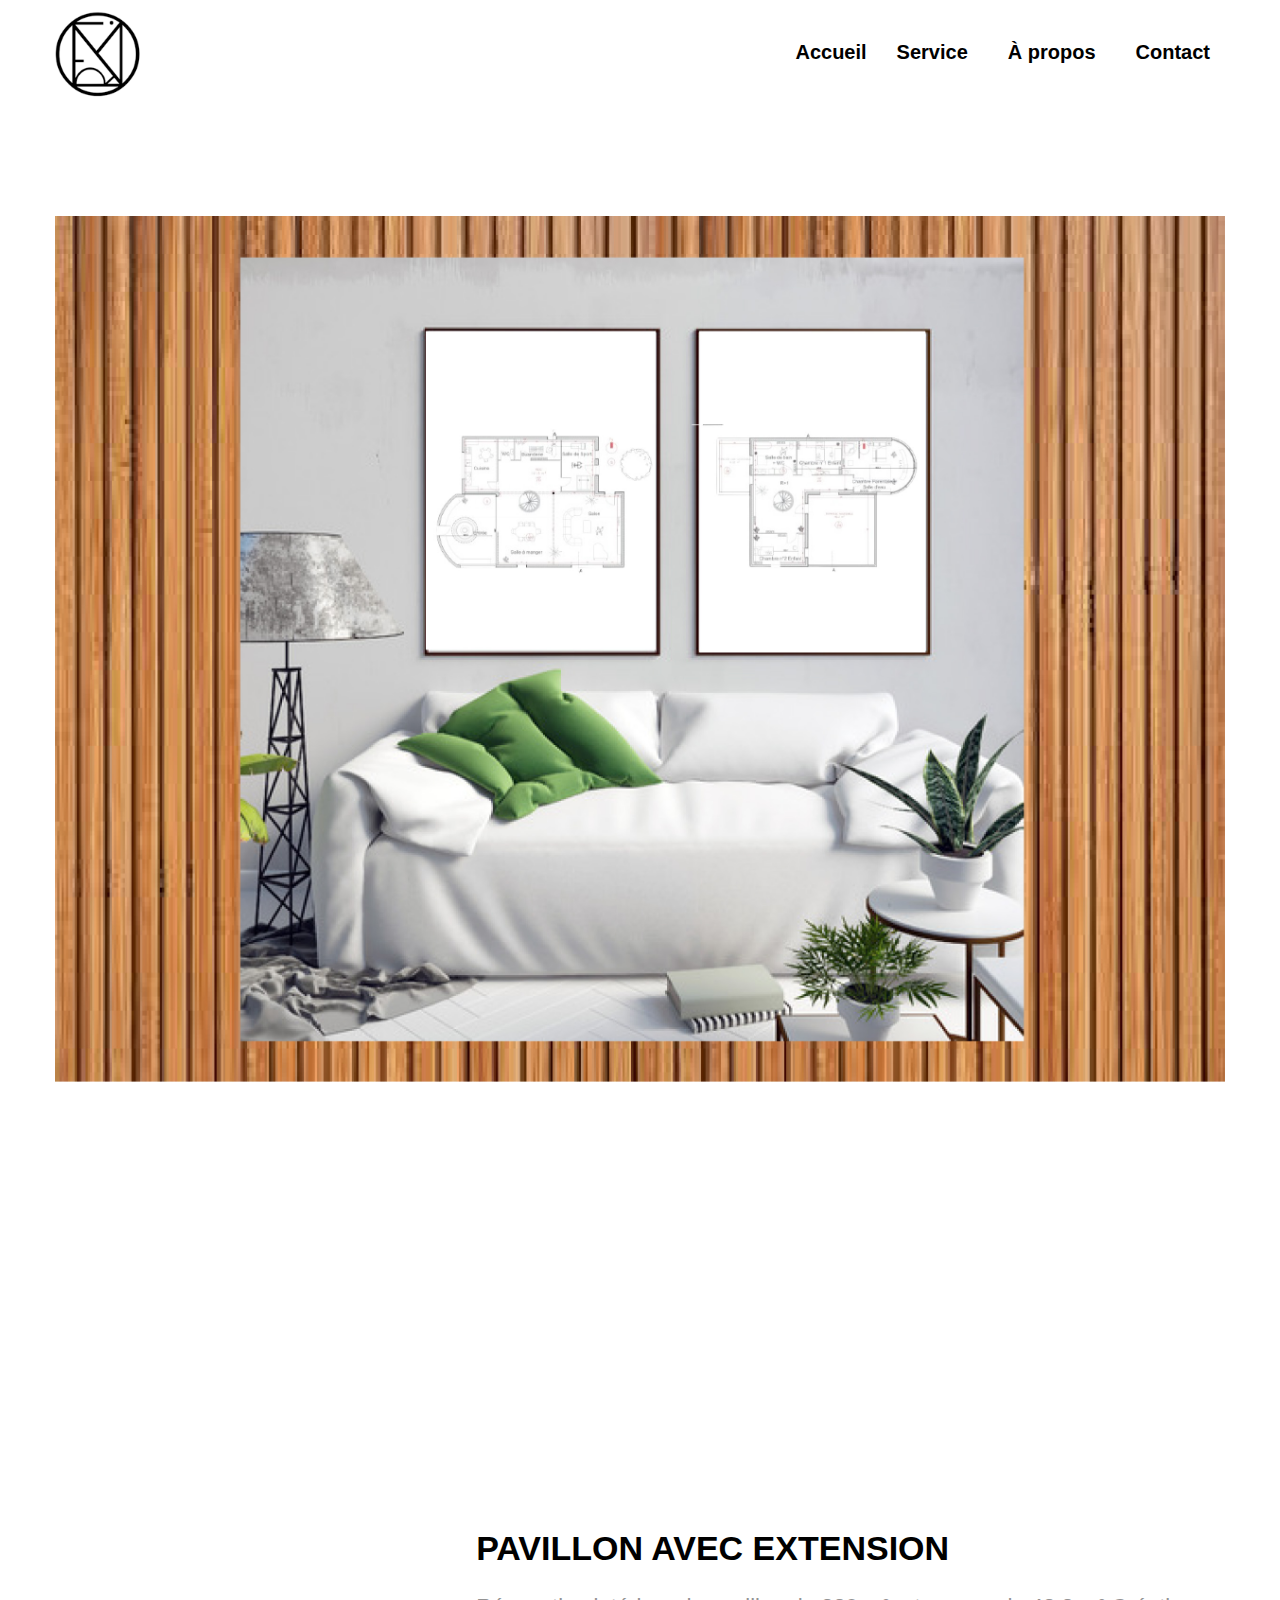
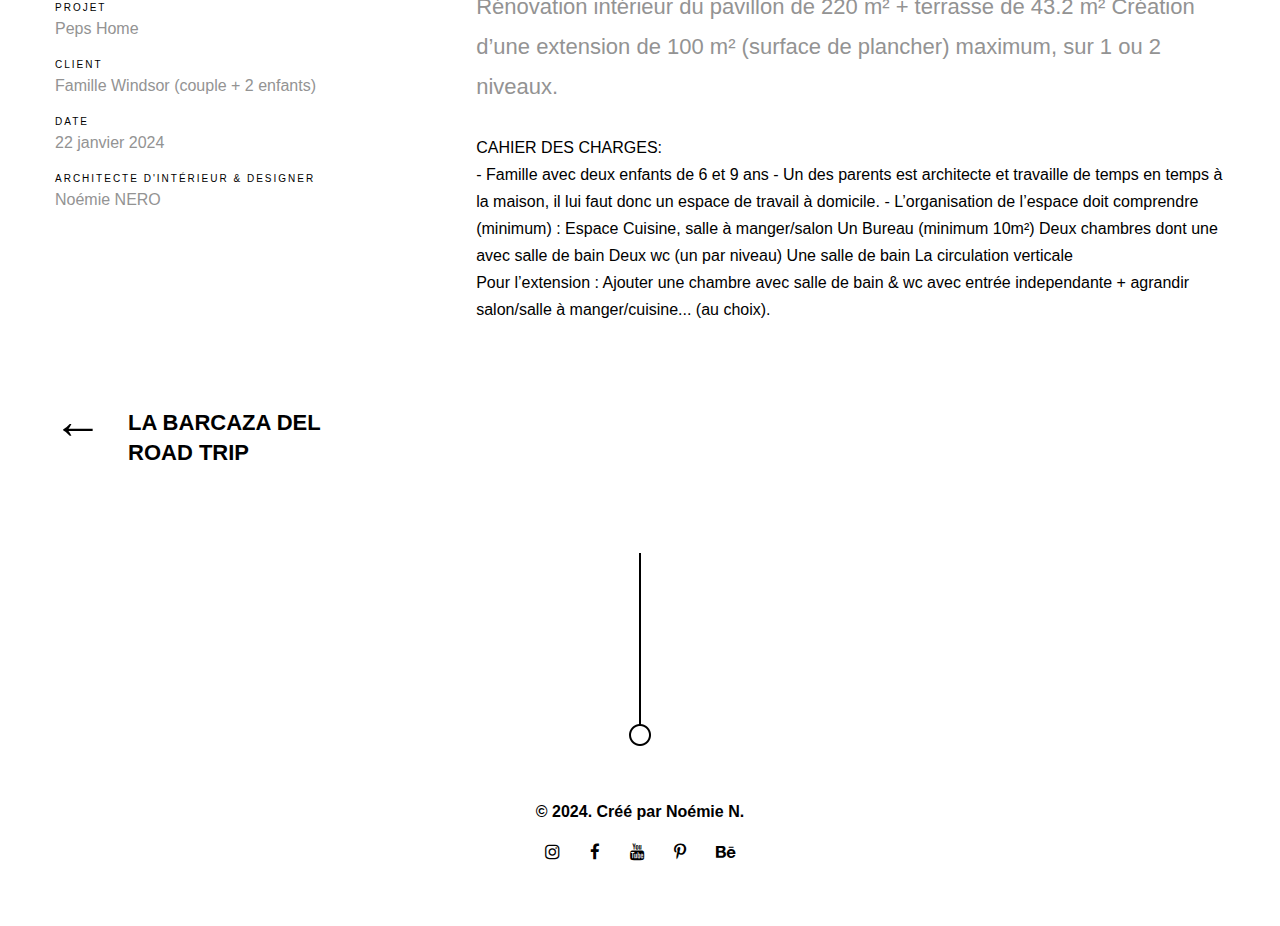
<file: portfolio-1.html>
<!DOCTYPE HTML>
<html lang="fr-FR">
    <head>
        <title>Kapena - Minimal Portfolio HTML Template</title>
        <meta http-equiv="Content-Type" content="text/html; charset=UTF-8">
        <meta name="description" content="Template by CocoBasic" />
        <meta name="keywords" content="HTML, CSS, JavaScript, PHP" />
        <meta name="author" content="CocoBasic" />
        <meta name="viewport" content="width=device-width, initial-scale=1, maximum-scale=1">

        <link rel="shortcut icon" href="images/favicon.ico" />    
        <link href='https://fonts.googleapis.com/css?family=Work%20Sans:400,500,700,900%7CPT%20Serif%7CRoboto:700' rel='stylesheet' type='text/css'>		
        <link rel="stylesheet" type="text/css"  href='style.css' />

        <!--[if lt IE 9]>
                <script src="js/html5shiv.js"></script>            
                <script src="js/respond.min.js"></script>                   
        <![endif]-->         
    </head>

    <body class="single single-portfolio">

        <div class="site-wrapper">                  
            <div class="doc-loader"></div>  

            <header class="header-holder">
                <div class="menu-wrapper center-relative relative">

                    <div class="header-logo">
                        <a href="index.html"> 
                            <img src="images/logo@2x.png" alt="Kapena"> 
                        </a>
                    </div>

                    <div class="toggle-holder">
                        <div id="toggle">
                            <div class="first-menu-line"></div>
                            <div class="second-menu-line"></div>
                            <div class="third-menu-line"></div>                               
                        </div>                            
                    </div>

                    <div class="menu-holder">
                        <nav id="header-main-menu">
                            <ul class="main-menu sm sm-clean">
                                <li class="menu-item-has-children">
                                    <a href="index.html">
                                       <b> Accueil </b>
                                    </a>
                                </li>
                                <li>
                                    <a href="service.html"> <b> Service </b>
                                    </a>
                                </li>
                                <li>
                                    <a href="about.html"> <b> À propos </b>
                                    </a>
                                </li>   
                                <li>
                                    <a href="contact.html"> <b> Contact </b>
                                    </a>
                                </li>
                            </ul>
                        </nav>
                    </div>
                    <div class="clear"></div>                        
                </div>
            </header>

            <div class="portfolio-item-wrapper">
                <div class="portfolio-content center-relative content-1170">

                    <div class="one margin-0 animate"> 
                        <img src="images/item_img_01.jpg" alt="">
                    </div>
                    <div class="one_half margin-0 animate">
                        <img src="images/item_img_01b.jpg" alt="">
                    </div>
                    <div class="one_half last margin-0 animate"> 
                        <img src="images/item_img_01c.jpg" alt="">
                    </div>
                    <div class="clear"></div>

                    <br>

                    <div class="one_third">                        
                        <div class="info-code-holder">                            
                            <div class="info-code">
                                <p class="info-code-title">
                                    PROJET
                                </p>
                                <p class="info-code-content">
                                    Peps Home
                                </p>
                            </div>

                            <div class="info-code">
                                <p class="info-code-title">
                                    CLIENT
                                </p>
                                <p class="info-code-content">
                                    Famille Windsor (couple + 2 enfants)
                                </p>
                            </div>

                            <div class="info-code">
                                <p class="info-code-title">
                                    DATE
                                </p>
                                <p class="info-code-content">
                                    22 janvier 2024
                                </p>
                            </div>

                            <div class="info-code">
                                <p class="info-code-title">
                                    ARCHITECTE D'INTÉRIEUR & DESIGNER
                                </p>
                                <p class="info-code-content">
                                    Noémie NERO
                                </p>
                            </div>
                        </div>
                    </div>

                    <div class="two_third last">
                        <h1>PAVILLON AVEC EXTENSION</h1>
                        <div class="medium-text">
                            Rénovation intérieur du pavillon de 220 m² + terrasse de 43.2 m² Création d’une extension de 100 m² (surface de plancher) maximum, sur 1 ou 2 niveaux.
                        </div>
                        <br>
                        <p>
                            CAHIER DES CHARGES:
                        <br>
                            - Famille avec deux enfants de 6 et 9 ans
                            - Un des parents est architecte et travaille de temps en temps à la maison, il lui faut donc un espace de travail à domicile.
                            - L’organisation de l’espace doit comprendre (minimum) :
                              Espace Cuisine, salle à manger/salon
                              Un Bureau (minimum 10m²)
                              Deux chambres dont une avec salle de bain
                              Deux wc (un par niveau)
                              Une salle de bain
                              La circulation verticale
                        <br>
                            Pour l’extension : Ajouter une chambre avec salle de bain & wc avec entrée independante + agrandir salon/salle à manger/cuisine... (au choix).
                        </p>
                    </div>                    
                    <div class="clear"></div>                        
                </div>

                <div class="nav-links">
                    <div class="content-1170 center-relative">
                        <div class="nav-previous"> 
                            <a href="portfolio-2.html" rel="prev">LA BARCAZA DEL ROAD TRIP</a>
                            <div class="arrow-holder">←</div>
                            <div class="clear"></div>                               
                        </div>
                    </div>                        
                </div>
            </div>              


            <footer class="footer">
                <div class="footer-content center-relative">
                    <img class="footer-logo" src="images/divider_01.png" alt="Kapena">
                    <div class="copyright-holder content-1170 center-relative"> 
                        <b> © 2024. Créé par Noémie N.</b>
                    </div>

                    <div class="social-holder content-1170 center-relative"> 
                        <a href="https://instagram.com/">
                            <span class="fa fa-instagram"></span>
                        </a> 
                        <a href="https://facebook.com/">
                            <span class="fa fa-facebook"></span>
                        </a> 
                        <a href="https://youtube.com/">
                            <span class="fa fa-youtube"></span>
                        </a> 
                        <a href="https://pinterest.com/">
                            <span class="fa fa-pinterest-p"></span>
                        </a> 
                        <a href="https://behance.net/">
                            <span class="fa fa-behance"></span>
                        </a>
                    </div>
                </div>
            </footer>

        </div>

        <!--Load JavaScript-->
        <script src="js/jquery.js"></script>			
        <script src='js/jquery.smartmenus.min.js'></script>                                                		                                       
        <script src='js/imagesloaded.pkgd.js'></script>                
        <script src='js/isotope.pkgd.js'></script>                
        <script src='js/jquery.fitvids.js'></script>                        
        <script src='js/swiper.min.js'></script>                        
        <script src='js/main.js'></script>
    </body>
</html>
</file>
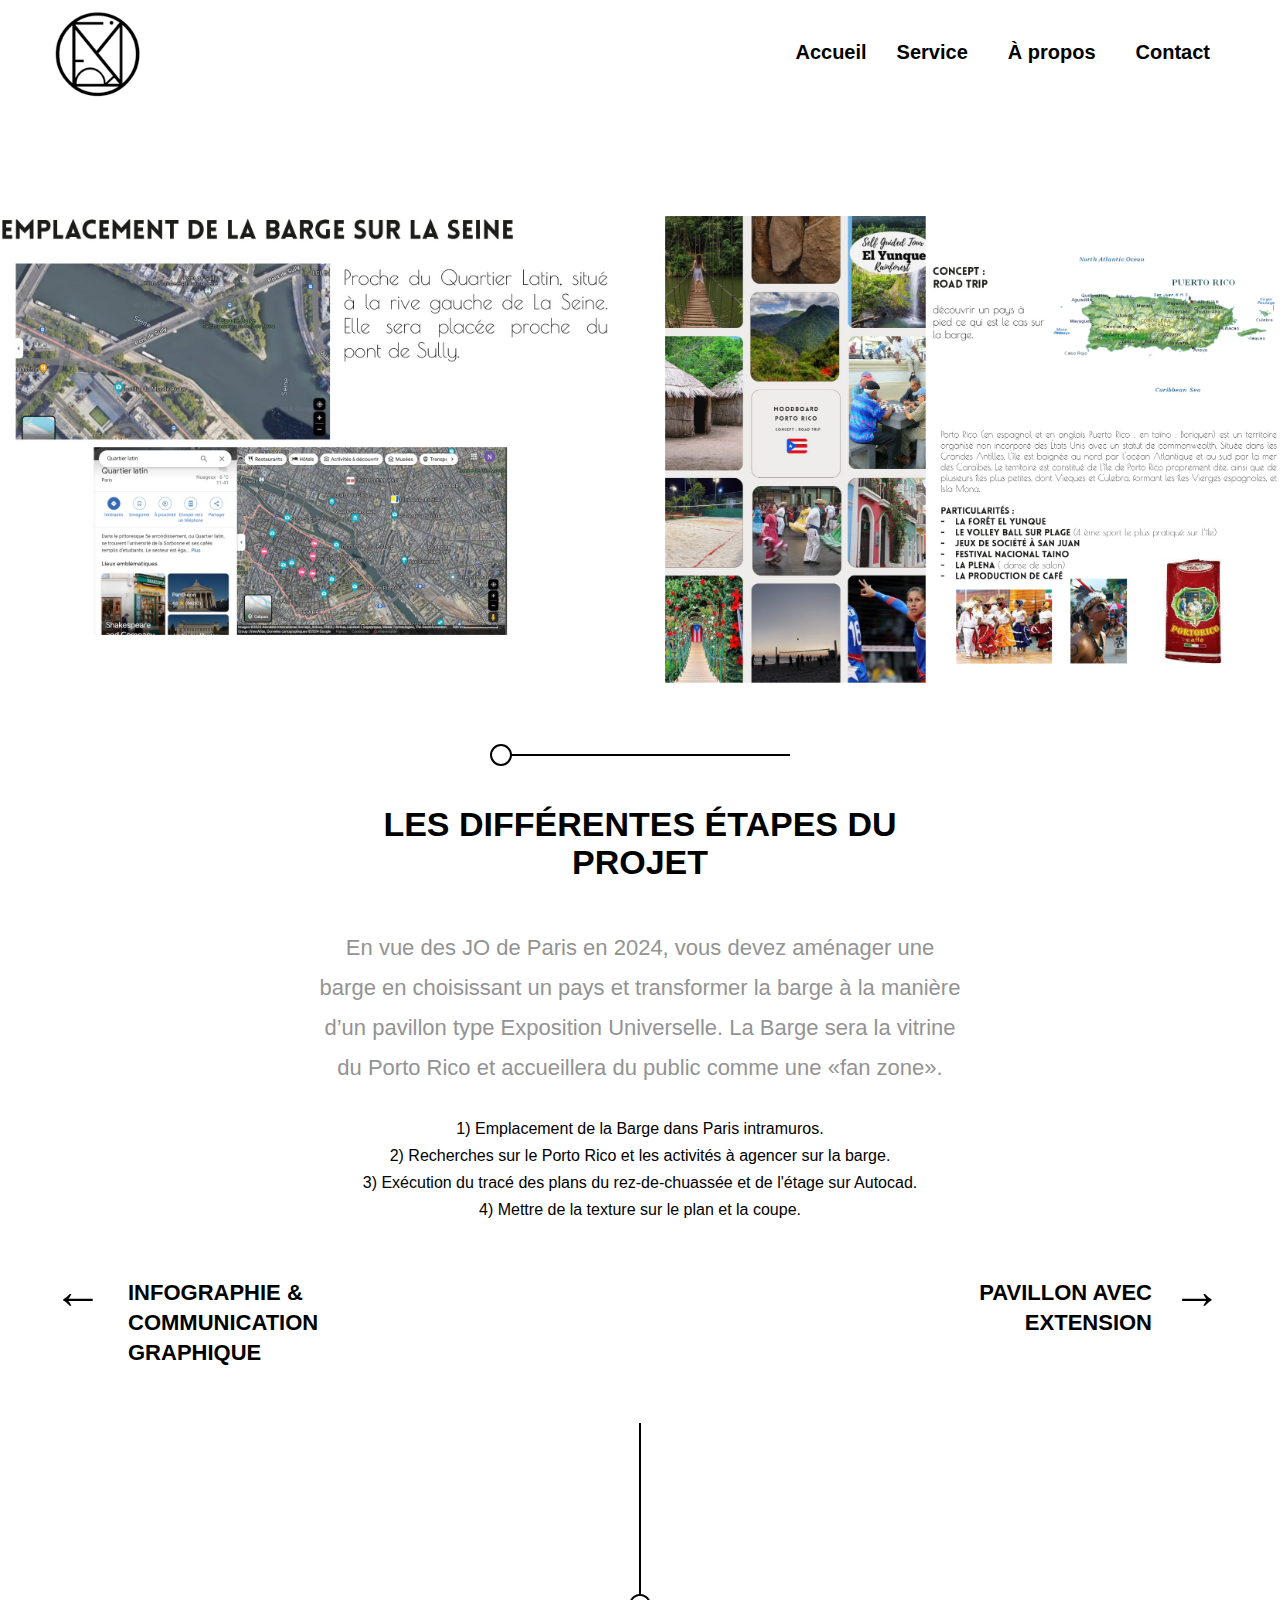
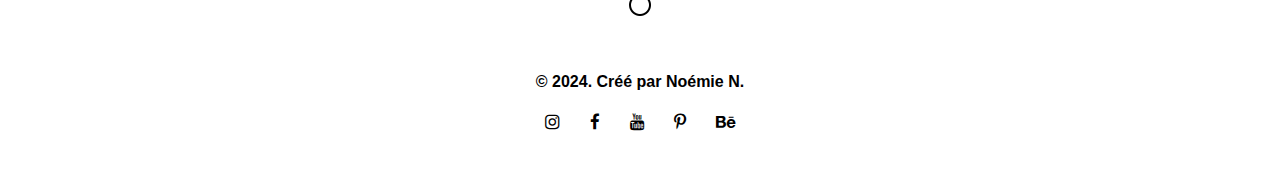
<file: portfolio-2.html>
<!DOCTYPE HTML>
<html lang="en-US">
    <head>
        <title>Kapena - Minimal Portfolio HTML Template</title>
        <meta http-equiv="Content-Type" content="text/html; charset=UTF-8">
        <meta name="description" content="Template by CocoBasic" />
        <meta name="keywords" content="HTML, CSS, JavaScript, PHP" />
        <meta name="author" content="CocoBasic" />
        <meta name="viewport" content="width=device-width, initial-scale=1, maximum-scale=1">

        <link rel="shortcut icon" href="images/favicon.ico" />    
        <link href='https://fonts.googleapis.com/css?family=Work%20Sans:400,500,700,900%7CPT%20Serif%7CRoboto:700' rel='stylesheet' type='text/css'>		
        <link rel="stylesheet" type="text/css"  href='style.css' />

        <!--[if lt IE 9]>
                <script src="js/html5shiv.js"></script>            
                <script src="js/respond.min.js"></script>                   
        <![endif]-->         
    </head>

    <body class="single single-portfolio">

        <div class="site-wrapper">                  
            <div class="doc-loader"></div>  

            <header class="header-holder">
                <div class="menu-wrapper center-relative relative">

                    <div class="header-logo">
                        <a href="index.html"> 
                            <img src="images/logo@2x.png" alt="Kapena"> 
                        </a>
                    </div>

                    <div class="toggle-holder">
                        <div id="toggle">
                            <div class="first-menu-line"></div>
                            <div class="second-menu-line"></div>
                            <div class="third-menu-line"></div>                               
                        </div>                            
                    </div>

                    <div class="menu-holder">
                        <nav id="header-main-menu">
                            <ul class="main-menu sm sm-clean">
                                <li class="menu-item-has-children">
                                    <a href="index.html">
                                        <b> Accueil </b>
                                    </a>
                                </li>
                                <li>
                                    <a href="service.html"> <b> Service </b>
                                    </a>
                                </li>
                                <li>
                                    <a href="about.html"> <b> À propos </b>
                                    </a>
                                </li>   
                                <li>
                                    <a href="contact.html"> <b> Contact </b>
                                    </a>
                                </li>
                            </ul>
                        </nav>
                    </div>
                    <div class="clear"></div>                        
                </div>
            </header>

            <div class="portfolio-item-wrapper">
                <div class="full-page-width center-relative">
                    <script>
                        var slider_speed = "2000";
                        var slider_auto = "false";
                        var slider_items = "2";
                        var slider_gap = "50";
                    </script>
                    <div id="slider" class="image-slider-wrapper relative swiper-container">
                        <div class="swiper-wrapper image-slider slider">
                            <div class="swiper-slide">
                                <img src="images/slide_img_0111.jpg" alt="">
                            </div>
                            <div class="swiper-slide">
                                <img src="images/slide_img_0222.jpg" alt="">
                            </div>
                            <div class="swiper-slide">
                                <img src="images/image21.jpg" alt="">
                            </div>
                            <div class="swiper-slide">
                                <img src="images/image4.jpg" alt="">
                            </div>
                        </div>                        
                    </div>                    
                    <div class="swiper-scrollbar swiper-scrollbar-slider"></div>                        
                </div>

                <div class="center-text content-650 center-relative">
                    <h1>LES DIFFÉRENTES ÉTAPES DU PROJET</h1>
                    <br>
                    <div class="medium-text">
                        En vue des JO de Paris en 2024, vous devez aménager une barge en
                        choisissant un pays et transformer la barge à la manière d’un pavillon
                        type Exposition Universelle.
                        La Barge sera la vitrine du Porto Rico et accueillera du public comme une «fan zone».
                    </div>

                    <br>

                    <p>
                        1) Emplacement de la Barge dans Paris intramuros.
                    <br>
                        2) Recherches sur le Porto Rico et les activités à agencer sur la barge.
                    <br>
                        3) Exécution du tracé des plans du rez-de-chuassée et de l'étage sur Autocad.
                    <br>
                        4) Mettre de la texture sur le plan et la coupe.
                    </p>
                </div>

                <div class="nav-links">
                    <div class="content-1170 center-relative">
                        <div class="nav-previous"> 
                            <a href="portfolio-3.html" rel="prev">INFOGRAPHIE & COMMUNICATION GRAPHIQUE</a>
                            <div class="arrow-holder">←</div>
                            <div class="clear"></div>                                
                        </div>
                        <div class="nav-next"> 
                            <a href="portfolio-1.html" rel="next">PAVILLON AVEC EXTENSION</a>
                            <div class="arrow-holder">→</div>
                            <div class="clear"></div>                               
                        </div>                            
                    </div>                        
                </div>
            </div>              


            <footer class="footer">
                <div class="footer-content center-relative">
                    <img class="footer-logo" src="images/divider_01.png" alt="Kapena">
                    <div class="copyright-holder content-1170 center-relative"> 
                        <b> © 2024. Créé par Noémie N.</b>
                    </div>

                    <div class="social-holder content-1170 center-relative"> 
                        <a href="https://instagram.com/">
                            <span class="fa fa-instagram"></span>
                        </a> 
                        <a href="https://facebook.com/">
                            <span class="fa fa-facebook"></span>
                        </a> 
                        <a href="https://youtube.com/">
                            <span class="fa fa-youtube"></span>
                        </a> 
                        <a href="https://pinterest.com/">
                            <span class="fa fa-pinterest-p"></span>
                        </a> 
                        <a href="https://behance.net/">
                            <span class="fa fa-behance"></span>
                        </a>
                    </div>
                </div>
            </footer>

        </div>

        <!--Load JavaScript-->
        <script src="js/jquery.js"></script>			
        <script src='js/jquery.smartmenus.min.js'></script>                                                		                                       
        <script src='js/imagesloaded.pkgd.js'></script>                
        <script src='js/isotope.pkgd.js'></script>                
        <script src='js/jquery.fitvids.js'></script>                        
        <script src='js/swiper.min.js'></script>                        
        <script src='js/main.js'></script>
    </body>
</html>
</file>
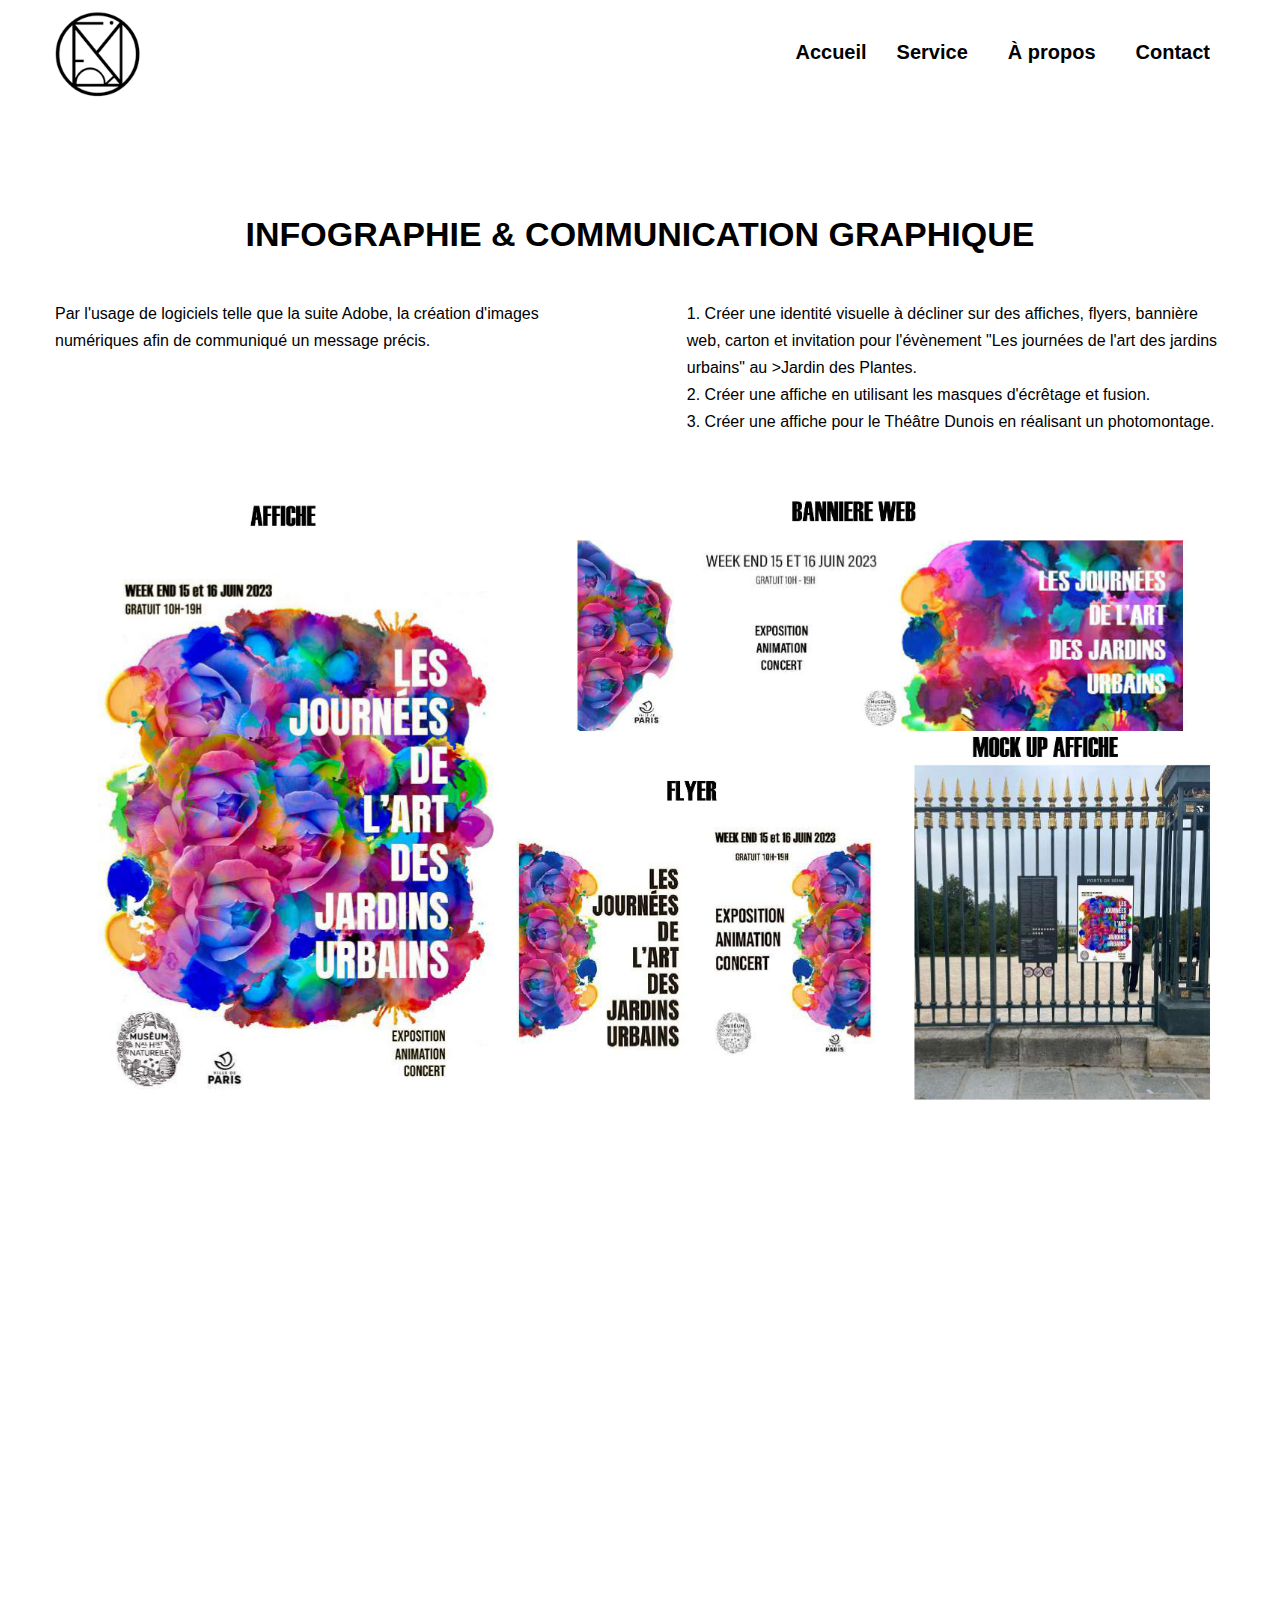
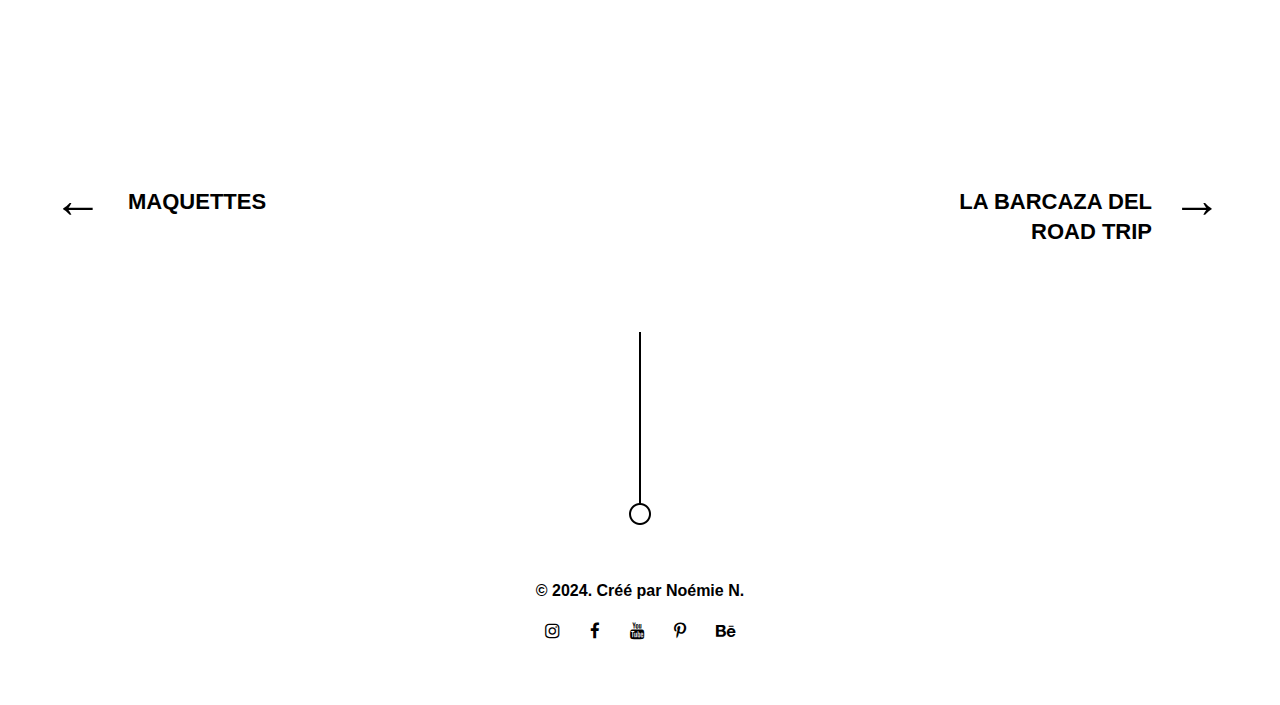
<file: portfolio-3.html>
<!DOCTYPE HTML>
<html lang="en-US">
    <head>
        <title>Kapena - Minimal Portfolio HTML Template</title>
        <meta http-equiv="Content-Type" content="text/html; charset=UTF-8">
        <meta name="description" content="Template by CocoBasic" />
        <meta name="keywords" content="HTML, CSS, JavaScript, PHP" />
        <meta name="author" content="CocoBasic" />
        <meta name="viewport" content="width=device-width, initial-scale=1, maximum-scale=1">

        <link rel="shortcut icon" href="images/favicon.ico" />    
        <link href='https://fonts.googleapis.com/css?family=Work%20Sans:400,500,700,900%7CPT%20Serif%7CRoboto:700' rel='stylesheet' type='text/css'>		
        <link rel="stylesheet" type="text/css"  href='style.css' />

        <!--[if lt IE 9]>
                <script src="js/html5shiv.js"></script>            
                <script src="js/respond.min.js"></script>                   
        <![endif]-->         
    </head>

    <body class="single single-portfolio">

        <div class="site-wrapper">                  
            <div class="doc-loader"></div>  

            <header class="header-holder">
                <div class="menu-wrapper center-relative relative">

                    <div class="header-logo">
                        <a href="index.html"> 
                            <img src="images/logo@2x.png" alt="Kapena"> 
                        </a>
                    </div>

                    <div class="toggle-holder">
                        <div id="toggle">
                            <div class="first-menu-line"></div>
                            <div class="second-menu-line"></div>
                            <div class="third-menu-line"></div>                               
                        </div>                            
                    </div>

                    <div class="menu-holder">
                        <nav id="header-main-menu">
                            <ul class="main-menu sm sm-clean">
                                <li class="menu-item-has-children">
                                    <a href="index.html">
                                        <b> Accueil </b>
                                    </a>
                                </li>
                                <li>
                                    <a href="service.html"> <b> Service </b>
                                    </a>
                                </li>
                                <li>
                                    <a href="about.html"> <b> À propos </b>
                                    </a>
                                </li>   
                                <li>
                                    <a href="contact.html"> <b> Contact </b>
                                    </a>
                                </li>
                            </ul>
                        </nav>
                    </div>
                    <div class="clear"></div>                        
                </div>
            </header>

            <div class="portfolio-item-wrapper">
                <div class="portfolio-content center-relative content-1170">
                    <h1 class="center-text">INFOGRAPHIE & COMMUNICATION GRAPHIQUE</h1>
                    <br>
                    <div class="one_half">
                        Par l'usage de logiciels telle que la suite Adobe, la création d'images numériques afin de communiqué un message précis.
                    </div>
                    <div class="one_half last">
                        1. Créer une identité visuelle à décliner sur des affiches, flyers, bannière web, carton et invitation pour l'évènement "Les journées de l'art des jardins urbains" au >Jardin des Plantes.
                    <br>
                        2. Créer une affiche en utilisant les masques d'écrêtage et fusion.
                    <br>
                        3. Créer une affiche pour le Théâtre Dunois en réalisant un photomontage.
                    </div>
                    <div class="clear"></div>
                    <br>                     
                    <div class="one margin-0 animate"> 
                        <img src="images/item_img_03.jpg" alt="">
                    </div>
                    <div class="one_half margin-0 animate"> 
                        <img src="images/item_img_03b.jpg" alt="">
                    </div>
                    <div class="one_half last margin-0 animate"> 
                        <img src="images/item_img_03c.jpg" alt="">
                    </div>
                    <div class="clear"></div>
                </div>                

                <div class="nav-links top-50">
                    <div class="content-1170 center-relative">
                        <div class="nav-previous"> 
                            <a href="portfolio-4.html" rel="prev">MAQUETTES</a>
                            <div class="arrow-holder">←</div>
                            <div class="clear"></div>                                
                        </div>
                        <div class="nav-next"> 
                            <a href="portfolio-2.html" rel="next">LA BARCAZA DEL ROAD TRIP</a>
                            <div class="arrow-holder">→</div>
                            <div class="clear"></div>                               
                        </div>                            
                    </div>                        
                </div>
            </div>              


            <footer class="footer">
                <div class="footer-content center-relative">
                    <img class="footer-logo" src="images/divider_01.png" alt="Kapena">
                    <div class="copyright-holder content-1170 center-relative"> 
                        <b> © 2024. Créé par Noémie N.</b>
                    </div>

                    <div class="social-holder content-1170 center-relative"> 
                        <a href="https://instagram.com/">
                            <span class="fa fa-instagram"></span>
                        </a> 
                        <a href="https://facebook.com/">
                            <span class="fa fa-facebook"></span>
                        </a> 
                        <a href="https://youtube.com/">
                            <span class="fa fa-youtube"></span>
                        </a> 
                        <a href="https://pinterest.com/">
                            <span class="fa fa-pinterest-p"></span>
                        </a> 
                        <a href="https://behance.net/">
                            <span class="fa fa-behance"></span>
                        </a>
                    </div>
                </div>
            </footer>

        </div>

        <!--Load JavaScript-->
        <script src="js/jquery.js"></script>			
        <script src='js/jquery.smartmenus.min.js'></script>                                                		                                       
        <script src='js/imagesloaded.pkgd.js'></script>                
        <script src='js/isotope.pkgd.js'></script>                
        <script src='js/jquery.fitvids.js'></script>                        
        <script src='js/swiper.min.js'></script>                        
        <script src='js/main.js'></script>
    </body>
</html>
</file>
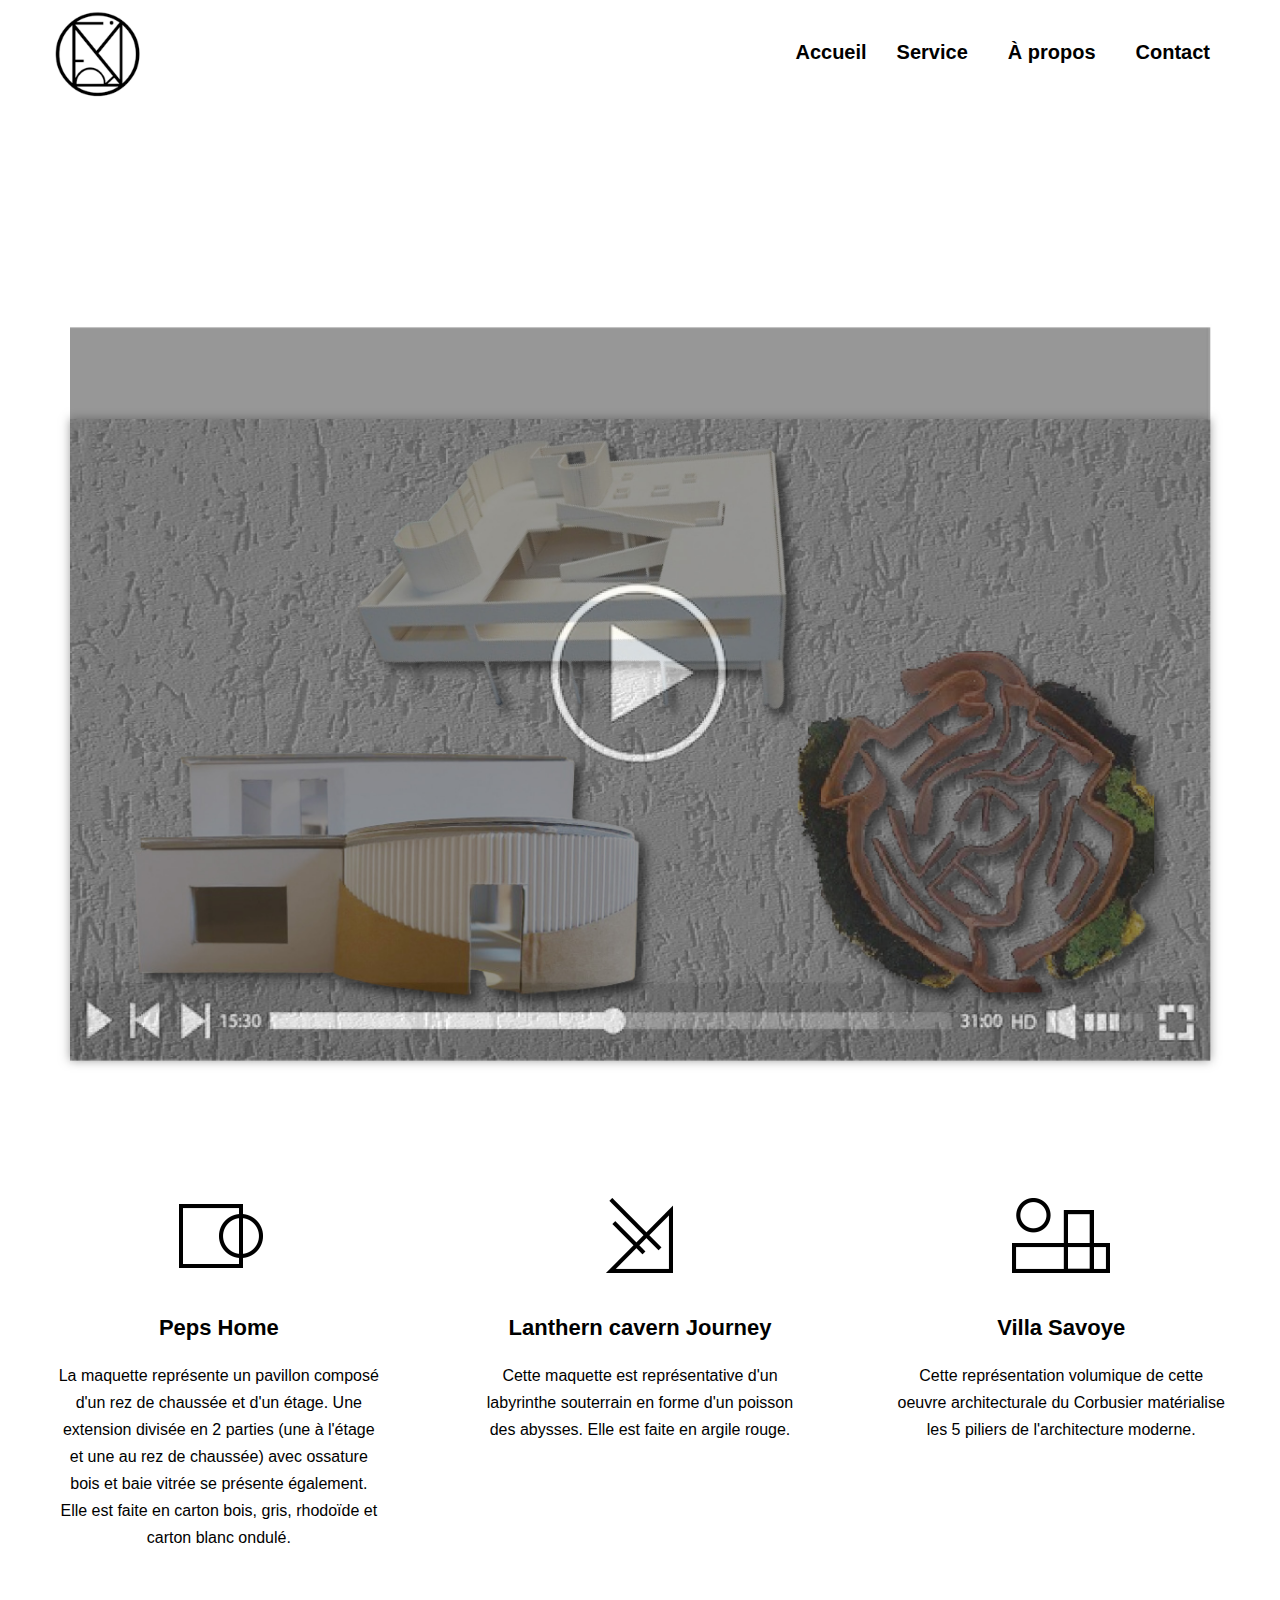
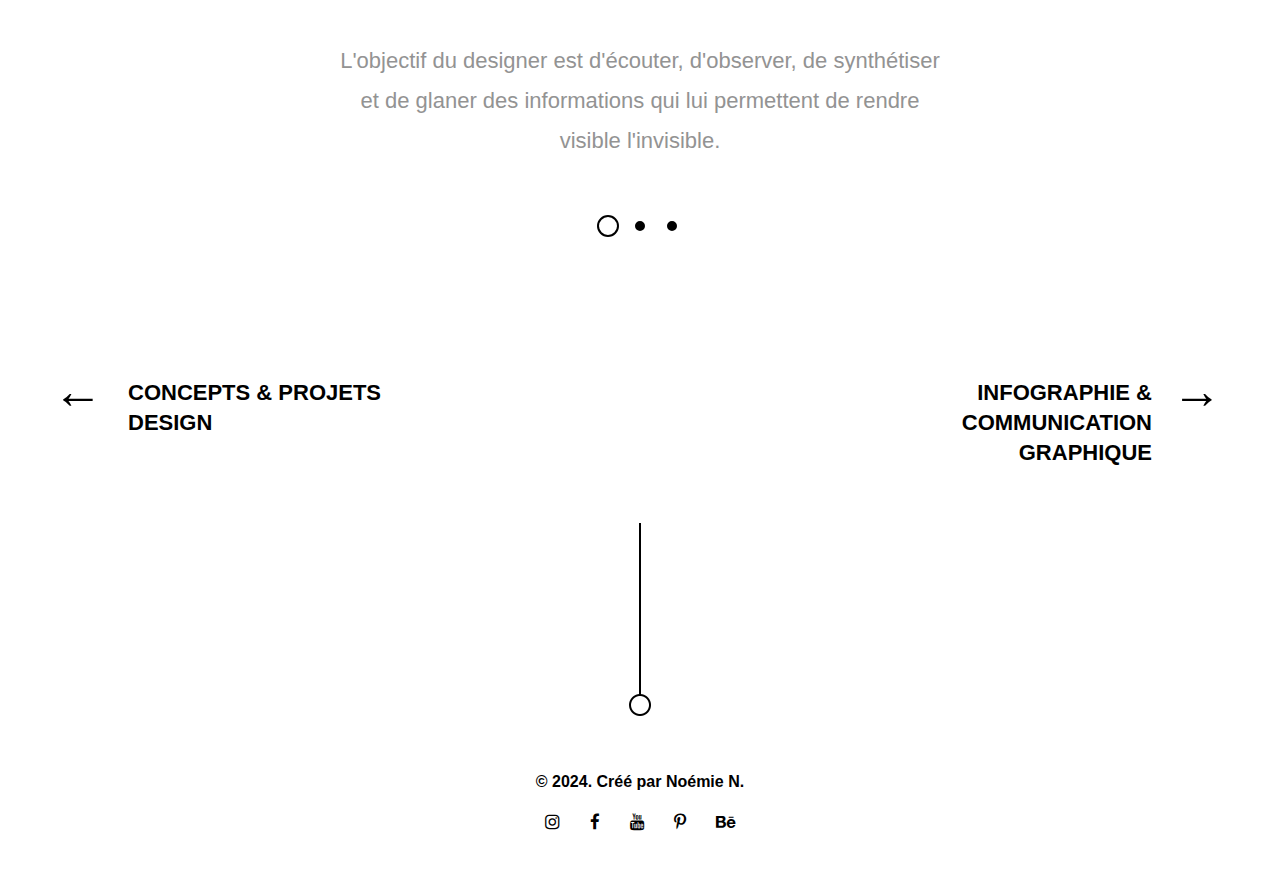
<file: portfolio-4.html>
<!DOCTYPE HTML>
<html lang="en-US">
    <head>
        <title>Kapena - Minimal Portfolio HTML Template</title>
        <meta http-equiv="Content-Type" content="text/html; charset=UTF-8">
        <meta name="description" content="Template by CocoBasic" />
        <meta name="keywords" content="HTML, CSS, JavaScript, PHP" />
        <meta name="author" content="CocoBasic" />
        <meta name="viewport" content="width=device-width, initial-scale=1, maximum-scale=1">

        <link rel="shortcut icon" href="images/favicon.ico" />    
        <link href='https://fonts.googleapis.com/css?family=Work%20Sans:400,500,700,900%7CPT%20Serif%7CRoboto:700' rel='stylesheet' type='text/css'>		
        <link rel="stylesheet" type="text/css"  href='style.css' />

        <!--[if lt IE 9]>
                <script src="js/html5shiv.js"></script>            
                <script src="js/respond.min.js"></script>                   
        <![endif]-->         
    </head>

    <body class="single single-portfolio">

        <div class="site-wrapper">                  
            <div class="doc-loader"></div>  

            <header class="header-holder">
                <div class="menu-wrapper center-relative relative">

                    <div class="header-logo">
                        <a href="index.html"> 
                            <img src="images/logo@2x.png" alt="Kapena"> 
                        </a>
                    </div>

                    <div class="toggle-holder">
                        <div id="toggle">
                            <div class="first-menu-line"></div>
                            <div class="second-menu-line"></div>
                            <div class="third-menu-line"></div>                               
                        </div>                            
                    </div>

                    <div class="menu-holder">
                        <nav id="header-main-menu">
                            <ul class="main-menu sm sm-clean">
                                <li class="menu-item-has-children">
                                    <a href="index.html">
                                        <b> Accueil </b>
                                    </a>
                                </li>
                                <li>
                                    <a href="service.html"> <b> Service </b>
                                    </a>
                                </li>
                                <li>
                                    <a href="about.html"> <b> À propos </b>
                                    </a>
                                </li>   
                                <li>
                                    <a href="contact.html"> <b> Contact </b>
                                    </a>
                                </li>
                            </ul>
                        </nav>
                    </div>
                    <div class="clear"></div>                        
                </div>
            </header>

            <div class="portfolio-item-wrapper">
                <div class="portfolio-content center-relative content-1170">
                    <img src="images/fullscreenshotoff.jpg"alt="">

                    <div class="clear bottom-50"></div>
                    
                    <div class="one_third">
                        <div class="service-item center-text relative">
                            <img class="service-icon" src="images/icon_1.png" alt="" />
                            <h3 class="service-title">
                                Peps Home
                            </h3>
                            <div class="service-content"> 
                                La maquette représente un pavillon composé d'un rez de chaussée et d'un étage. Une extension divisée en 2 parties (une à l'étage et une au rez de chaussée) avec ossature bois et baie vitrée se présente également. Elle est faite en carton bois, gris, rhodoïde et carton blanc ondulé.
                            </div>                                   
                        </div>                                
                    </div>

                    <div class="one_third">
                        <div class="service-item center-text relative">
                            <img class="service-icon" src="images/icon_2.png" alt="" />
                            <h3 class="service-title">
                                Lanthern cavern Journey
                            </h3>
                            <div class="service-content"> 
                                Cette maquette est représentative d'un labyrinthe souterrain en forme d'un poisson des abysses.
                                Elle est faite en argile rouge.
                            </div>                                    
                        </div>                                
                    </div>

                    <div class="one_third last">
                        <div class="service-item center-text relative">
                            <img class="service-icon" src="images/icon_3.png" alt="" />
                            <h3 class="service-title">
                                Villa Savoye
                            </h3>
                            <div class="service-content"> 
                                Cette représentation volumique de cette oeuvre architecturale du Corbusier matérialise les 5 piliers de l'architecture moderne.
                            </div>                                    
                        </div>                                
                    </div>

                    <div class="clear"></div>   

                    <script>
                        var textSlider_speed = "2000";
                        var textSlider_auto = true;
                    </script>
                    <div id="textSlider" class="text-slider-wrapper relative swiper-container">
                        <div class="swiper-wrapper text-slider slider">

                            <div class="swiper-slide">
                                <div class="slider-text-holder"> 
                                    L'objectif du designer est d'écouter, d'observer, de synthétiser et de glaner des informations qui lui permettent de rendre visible l'invisible.
                                </div>                                        
                            </div>

                            <div class="swiper-slide">
                                <div class="slider-text-holder"> 
                                    Toute architecture est un abri, toute grande architecture est la conception d'un espace qui contient, cajole, exalte ou stimule les personnes qui s'y trouvent.
                                </div>                                        
                            </div>

                            <div class="swiper-slide">
                                <div class="slider-text-holder"> 
                                    En tant qu'architecte, vous concevez pour le présent, avec une conscience du passé, pour un futur qui est essentiellement inconnu.
                                </div>                                       
                            </div>                                    
                        </div>                            
                    </div>
                    <div class="swiper-pagination swiper-pagination-textSlider dots"></div> 
                </div>
                
                <div class="nav-links top-50">
                    <div class="content-1170 center-relative">
                        <div class="nav-previous"> 
                            <a href="portfolio-5.html" rel="prev">CONCEPTS & PROJETS DESIGN</a>
                            <div class="arrow-holder">←</div>
                            <div class="clear"></div>                                
                        </div>
                        <div class="nav-next"> 
                            <a href="portfolio-3.html" rel="next">INFOGRAPHIE & COMMUNICATION GRAPHIQUE</a>
                            <div class="arrow-holder">→</div>
                            <div class="clear"></div>                               
                        </div>                            
                    </div>                        
                </div>
            </div>              


            <footer class="footer">
                <div class="footer-content center-relative">
                    <img class="footer-logo" src="images/divider_01.png" alt="Kapena">
                    <div class="copyright-holder content-1170 center-relative"> 
                        <b> © 2024. Créé par Noémie N.</b>
                    </div>

                    <div class="social-holder content-1170 center-relative"> 
                       <a href="https://instagram.com/">
                            <span class="fa fa-instagram"></span>
                        </a> 
                        <a href="https://facebook.com/">
                            <span class="fa fa-facebook"></span>
                        </a> 
                        <a href="https://youtube.com/">
                            <span class="fa fa-youtube"></span>
                        </a> 
                        <a href="https://pinterest.com/">
                            <span class="fa fa-pinterest-p"></span>
                        </a> 
                        <a href="https://behance.net/">
                            <span class="fa fa-behance"></span>
                        </a>
                    </div>
                </div>
            </footer>

        </div>

        <!--Load JavaScript-->
        <script src="js/jquery.js"></script>			
        <script src='js/jquery.smartmenus.min.js'></script>                                                		                                       
        <script src='js/imagesloaded.pkgd.js'></script>                
        <script src='js/isotope.pkgd.js'></script>                
        <script src='js/jquery.fitvids.js'></script>                        
        <script src='js/swiper.min.js'></script>                        
        <script src='js/main.js'></script>
    </body>
</html>
</file>
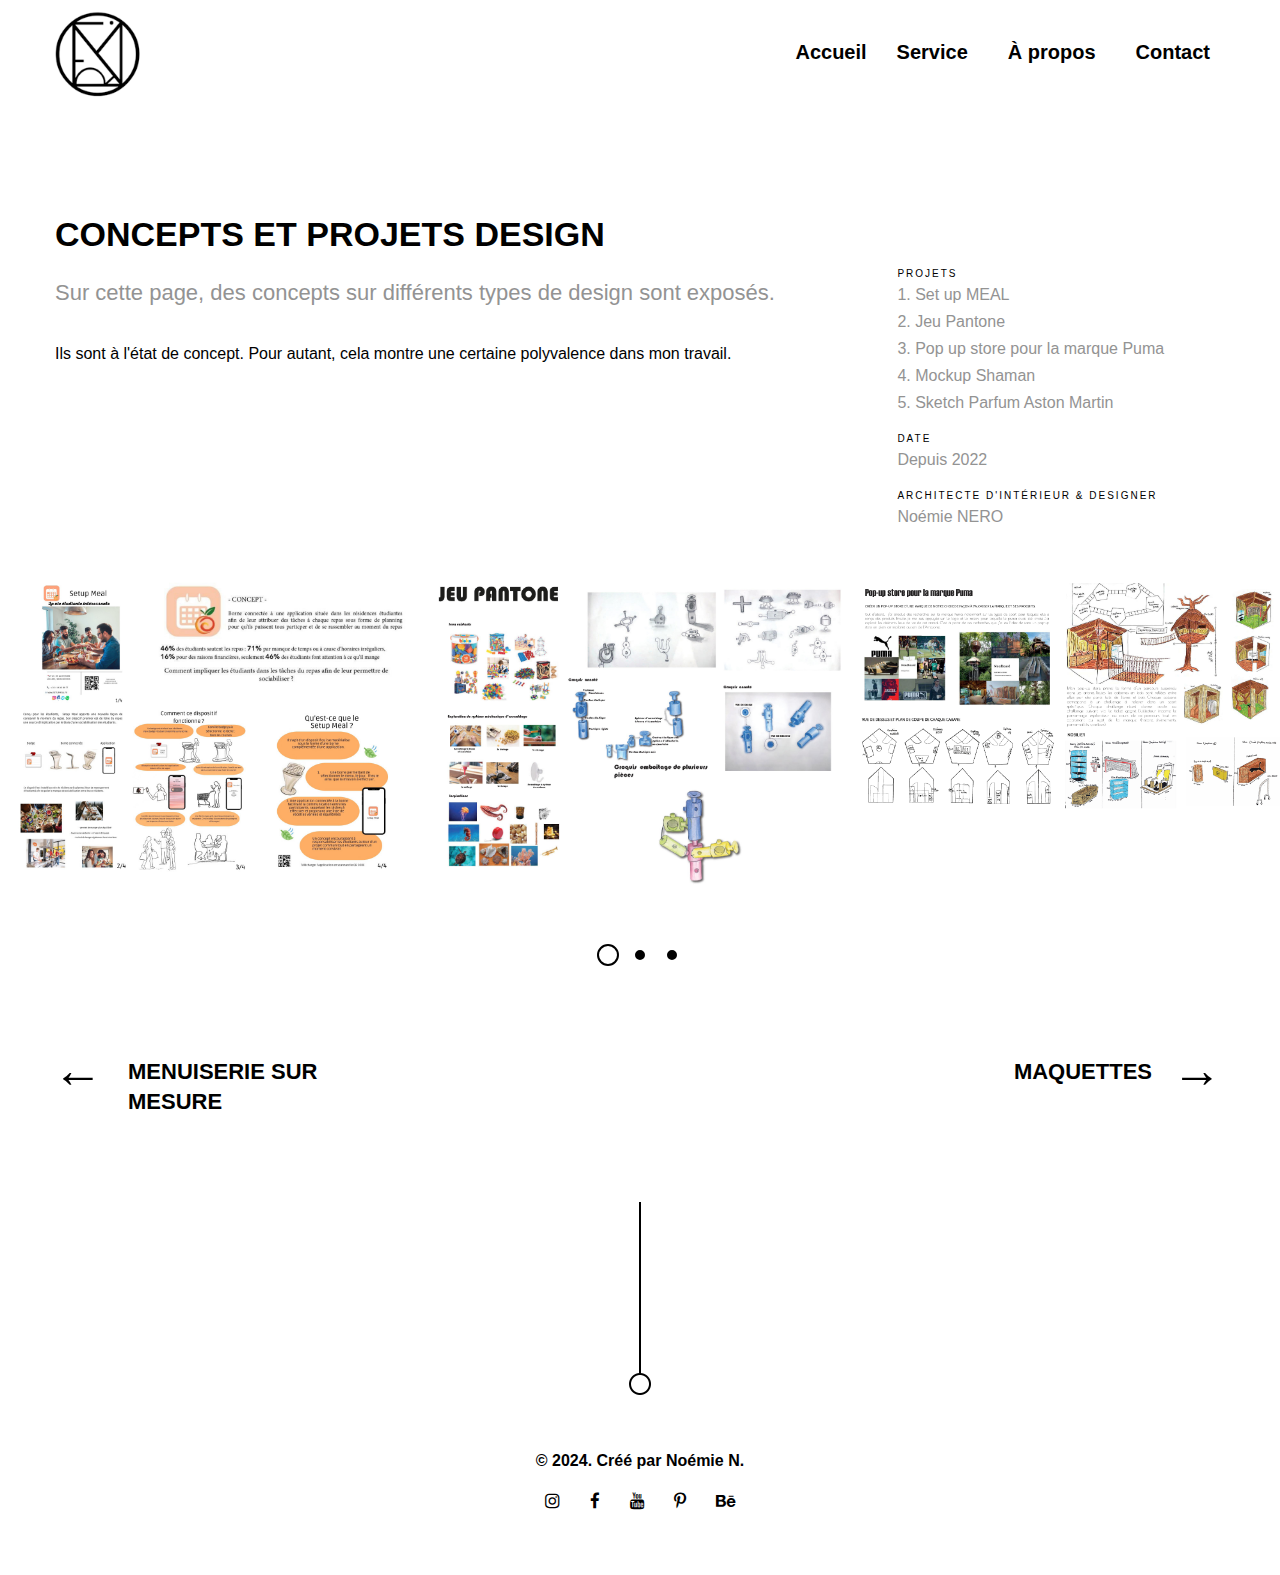
<file: portfolio-5.html>
<!DOCTYPE HTML>
<html lang="en-US">
    <head>
        <title>Kapena - Minimal Portfolio HTML Template</title>
        <meta http-equiv="Content-Type" content="text/html; charset=UTF-8">
        <meta name="description" content="Template by CocoBasic" />
        <meta name="keywords" content="HTML, CSS, JavaScript, PHP" />
        <meta name="author" content="CocoBasic" />
        <meta name="viewport" content="width=device-width, initial-scale=1, maximum-scale=1">

        <link rel="shortcut icon" href="images/favicon.ico" />    
        <link href='https://fonts.googleapis.com/css?family=Work%20Sans:400,500,700,900%7CPT%20Serif%7CRoboto:700' rel='stylesheet' type='text/css'>		
        <link rel="stylesheet" type="text/css"  href='style.css' />

        <!--[if lt IE 9]>
                <script src="js/html5shiv.js"></script>            
                <script src="js/respond.min.js"></script>                   
        <![endif]-->         
    </head>

    <body class="single single-portfolio">

        <div class="site-wrapper">                  
            <div class="doc-loader"></div>  

            <header class="header-holder">
                <div class="menu-wrapper center-relative relative">

                    <div class="header-logo">
                        <a href="index.html"> 
                            <img src="images/logo@2x.png" alt="Kapena"> 
                        </a>
                    </div>

                    <div class="toggle-holder">
                        <div id="toggle">
                            <div class="first-menu-line"></div>
                            <div class="second-menu-line"></div>
                            <div class="third-menu-line"></div>                               
                        </div>                            
                    </div>

                    <div class="menu-holder">
                        <nav id="header-main-menu">
                            <ul class="main-menu sm sm-clean">
                                <li class="menu-item-has-children">
                                    <a href="index.html">
                                        <b> Accueil </b>
                                    </a>
                                </li>
                                <li>
                                    <a href="service.html"> <b> Service </b>
                                    </a>
                                </li>
                                <li>
                                    <a href="about.html"> <b> À propos </b>
                                    </a>
                                </li>   
                                <li>
                                    <a href="contact.html"> <b> Contact </b>
                                    </a>
                                </li>
                            </ul>
                        </nav>
                    </div>
                    <div class="clear"></div>                        
                </div>
            </header>

            <div class="portfolio-item-wrapper">
                <div class="portfolio-content center-relative content-1170">
                    <div class="two_third">
                        <h1>CONCEPTS ET PROJETS DESIGN</h1>
                        <div class="medium-text">
                            Sur cette page, des concepts sur différents types de design sont exposés.
                        </div>
                        <br>
                        <p>
                            Ils sont à l'état de concept. Pour autant, cela montre une certaine polyvalence dans mon travail.
                        </p>
                    </div>

                    <div class="one_third last top-50">

                        <div class="info-code">
                            <p class="info-code-title">PROJETS</p>
                            <p class="info-code-content"> 1. Set up MEAL
                                <br>
                                                          2. Jeu Pantone
                                <br>
                                                          3. Pop up store pour la marque Puma
                                <br>
                                                          4. Mockup Shaman 
                                <br>                      5. Sketch Parfum Aston Martin </p>
                        </div>

                        <div class="info-code">
                            <p class="info-code-title">DATE</p>
                            <p class="info-code-content"> Depuis 2022</p>
                        </div>

                        <div class="info-code">
                            <p class="info-code-title">ARCHITECTE D'INTÉRIEUR & DESIGNER</p>
                            <p class="info-code-content"> Noémie NERO</p>
                        </div>
                    </div>
                    <div class="clear"></div>                        
                </div>

                <div class="full-page-width center-relative">
                    <script>
                        var slider_speed = "2000";
                        var slider_auto = "false";
                        var slider_items = "3";
                        var slider_gap = "0";
                    </script>
                    <div id="slider" class="image-slider-wrapper relative swiper-container">
                        <div class="swiper-wrapper image-slider slider">
                            <div class="swiper-slide">
                                <img src="images/slide_img_01.jpg" alt="">
                            </div>
                            <div class="swiper-slide">
                                <img src="images/slide_img_02.jpg" alt="">
                            </div>
                            <div class="swiper-slide">
                                <img src="images/slide_img_03.jpg" alt="">
                            </div>
                            <div class="swiper-slide">
                                <img src="images/slide_img_04.jpg" alt="">
                            </div>
                            <div class="swiper-slide">
                                <img src="images/slide_img_05.jpg" alt="">
                            </div>
                        </div>
                    </div>
                    <div class="swiper-pagination swiper-pagination-slider dots"></div>                        
                    <div class="swiper-scrollbar swiper-scrollbar-slider dots"></div>                        
                </div>

                <div class="nav-links top-50">
                    <div class="content-1170 center-relative">
                        <div class="nav-previous"> 
                            <a href="portfolio-6.html" rel="prev">MENUISERIE SUR MESURE</a>
                            <div class="arrow-holder">←</div>
                            <div class="clear"></div>                                
                        </div>
                        <div class="nav-next"> 
                            <a href="portfolio-4.html" rel="next">MAQUETTES</a>
                            <div class="arrow-holder">→</div>
                            <div class="clear"></div>                               
                        </div>                            
                    </div>                        
                </div>
            </div>              


            <footer class="footer">
                <div class="footer-content center-relative">
                    <img class="footer-logo" src="images/divider_01.png" alt="Kapena">
                    <div class="copyright-holder content-1170 center-relative"> 
                        <b> © 2024. Créé par Noémie N.</b>
                    </div>

                    <div class="social-holder content-1170 center-relative"> 
                        <a href="https://instagram.com/">
                            <span class="fa fa-instagram"></span>
                        </a> 
                        <a href="https://facebook.com/">
                            <span class="fa fa-facebook"></span>
                        </a> 
                        <a href="https://youtube.com/">
                            <span class="fa fa-youtube"></span>
                        </a> 
                        <a href="https://pinterest.com/">
                            <span class="fa fa-pinterest-p"></span>
                        </a> 
                        <a href="https://behance.net/">
                            <span class="fa fa-behance"></span>
                        </a>
                    </div>
                </div>
            </footer>

        </div>

        <!--Load JavaScript-->
        <script src="js/jquery.js"></script>			
        <script src='js/jquery.smartmenus.min.js'></script>                                                		                                       
        <script src='js/imagesloaded.pkgd.js'></script>                
        <script src='js/isotope.pkgd.js'></script>                
        <script src='js/jquery.fitvids.js'></script>                        
        <script src='js/swiper.min.js'></script>                        
        <script src='js/main.js'></script>
    </body>
</html>
</file>
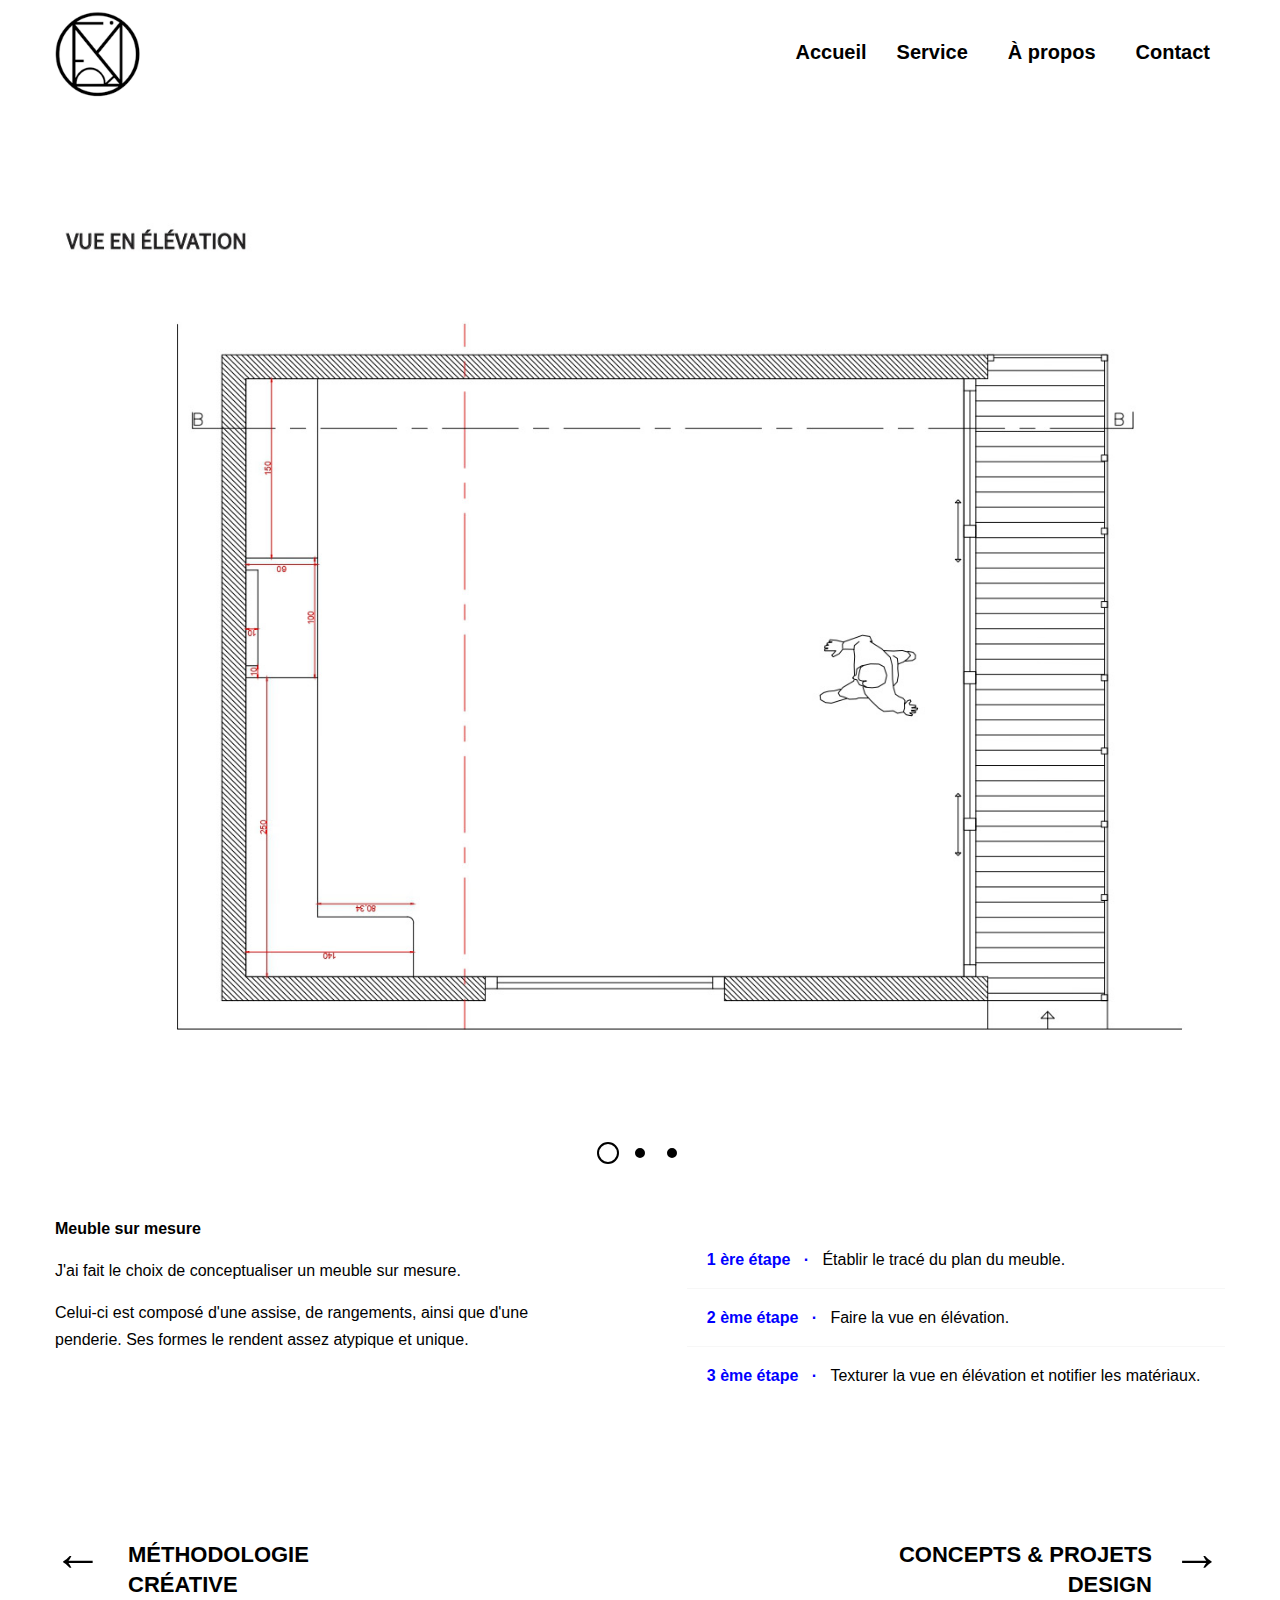
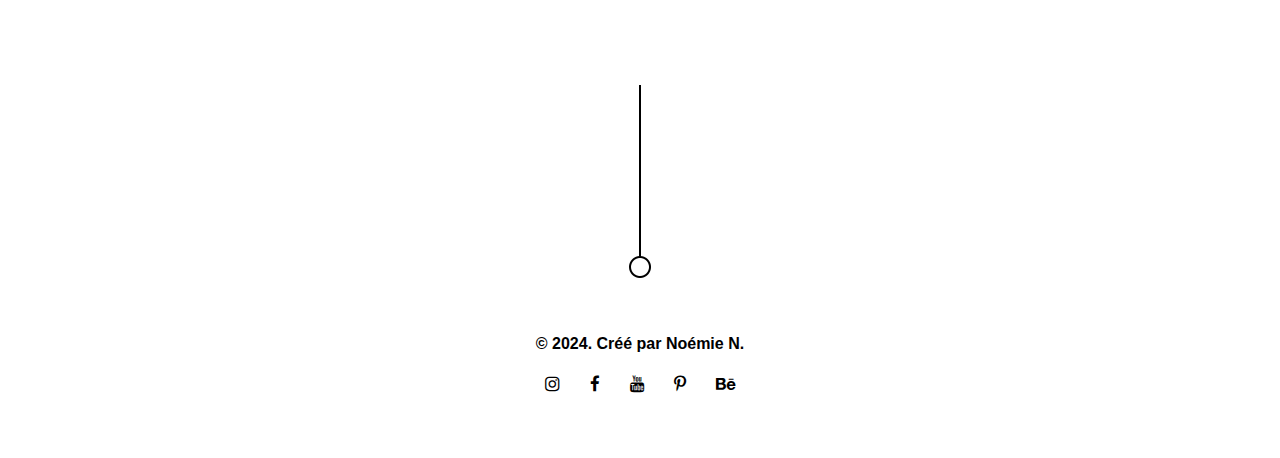
<file: portfolio-6.html>
<!DOCTYPE HTML>
<html lang="en-US">
    <head>
        <title>Kapena - Minimal Portfolio HTML Template</title>
        <meta http-equiv="Content-Type" content="text/html; charset=UTF-8">
        <meta name="description" content="Template by CocoBasic" />
        <meta name="keywords" content="HTML, CSS, JavaScript, PHP" />
        <meta name="author" content="CocoBasic" />
        <meta name="viewport" content="width=device-width, initial-scale=1, maximum-scale=1">

        <link rel="shortcut icon" href="images/favicon.ico" />    
        <link href='https://fonts.googleapis.com/css?family=Work%20Sans:400,500,700,900%7CPT%20Serif%7CRoboto:700' rel='stylesheet' type='text/css'>		
        <link rel="stylesheet" type="text/css"  href='style.css' />

        <!--[if lt IE 9]>
                <script src="js/html5shiv.js"></script>            
                <script src="js/respond.min.js"></script>                   
        <![endif]-->         
    </head>

    <body class="single single-portfolio">

        <div class="site-wrapper">                  
            <div class="doc-loader"></div>  

            <header class="header-holder">
                <div class="menu-wrapper center-relative relative">

                    <div class="header-logo">
                        <a href="index.html"> 
                            <img src="images/logo@2x.png" alt="Kapena"> 
                        </a>
                    </div>

                    <div class="toggle-holder">
                        <div id="toggle">
                            <div class="first-menu-line"></div>
                            <div class="second-menu-line"></div>
                            <div class="third-menu-line"></div>                               
                        </div>                            
                    </div>

                    <div class="menu-holder">
                        <nav id="header-main-menu">
                            <ul class="main-menu sm sm-clean">
                                <li class="menu-item-has-children">
                                    <a href="index.html">
                                        <b> Accueil </b>
                                    </a>
                                </li>
                                <li>
                                    <a href="service.html"> <b> Service </b>
                                    </a>
                                </li>
                                <li>
                                    <a href="about.html"> <b> À propos </b>
                                    </a>
                                </li>   
                                <li>
                                    <a href="contact.html"> <b> Contact </b>
                                    </a>
                                </li>
                            </ul>
                        </nav>
                    </div>
                    <div class="clear"></div>                        
                </div>
            </header>

            <div class="portfolio-item-wrapper">
                <div class="portfolio-content center-relative content-1170">
                    <script>
                        var slider_speed = "2000";
                        var slider_auto = "false";
                        var slider_items = "1";
                        var slider_gap = "0";
                    </script>

                    <div id="slider" class="image-slider-wrapper relative swiper-container">
                        <div class="swiper-wrapper image-slider slider">
                            <div class="swiper-slide">
                                <img src="images/about_img_01.jpg" alt="">
                            </div>
                            <div class="swiper-slide">
                                <img src="images/about_img_02.jpg" alt="">
                            </div>
                            <div class="swiper-slide">
                                <img src="images/about_img_03.jpg" alt="">
                            </div>
                        </div>
                        <div class="clear"></div>
                    </div>                          
                    <div class="swiper-pagination swiper-pagination-slider dots"></div>                            
                    <div class="swiper-scrollbar swiper-scrollbar-slider dots"></div>                            


                    <div class="one_half">
                        <p>
                            <strong>Meuble sur mesure</strong>
                        </p>
                        <p>
                            J'ai fait le choix de conceptualiser un meuble sur mesure.
                        </p>
                        <p>
                            Celui-ci est composé d'une assise, de rangements, ainsi que d'une penderie. Ses formes le rendent assez atypique et unique.
                        </p>
                    </div>

                    <div class="one_half last">
                        <ul class="archive-list">
                            <li>
                                <span>1 ère étape &nbsp; · &nbsp; </span> Établir le tracé du plan du meuble.
                            </li>
                            <li>
                                <span>2 ème étape &nbsp; · &nbsp; </span> Faire la vue en élévation.
                            </li>
                            <li>
                                <span>3 ème étape &nbsp; · &nbsp; </span> Texturer la vue en élévation et notifier les matériaux.
                            </li>
                        </ul>
                    </div>
                    <div class="clear"></div>         
                </div>                

                <div class="nav-links top-50">
                    <div class="content-1170 center-relative">
                        <div class="nav-previous"> 
                            <a href="portfolio-7.html" rel="prev">MÉTHODOLOGIE CRÉATIVE</a>
                            <div class="arrow-holder">←</div>
                            <div class="clear"></div>                                
                        </div>
                        <div class="nav-next"> 
                            <a href="portfolio-5.html" rel="next">CONCEPTS & PROJETS DESIGN</a>
                            <div class="arrow-holder">→</div>
                            <div class="clear"></div>                               
                        </div>                            
                    </div>                        
                </div>
            </div>              


            <footer class="footer">
                <div class="footer-content center-relative">
                    <img class="footer-logo" src="images/divider_01.png" alt="Kapena">
                    <div class="copyright-holder content-1170 center-relative"> 
                        <b> © 2024. Créé par Noémie N.</b>
                    </div>

                    <div class="social-holder content-1170 center-relative"> 
                        <a href="https://instagram.com/">
                            <span class="fa fa-instagram"></span>
                        </a> 
                        <a href="https://facebook.com/">
                            <span class="fa fa-facebook"></span>
                        </a> 
                        <a href="https://youtube.com/">
                            <span class="fa fa-youtube"></span>
                        </a> 
                        <a href="https://pinterest.com/">
                            <span class="fa fa-pinterest-p"></span>
                        </a> 
                        <a href="https://behance.net/">
                            <span class="fa fa-behance"></span>
                        </a>
                    </div>
                </div>
            </footer>

        </div>

        <!--Load JavaScript-->
        <script src="js/jquery.js"></script>			
        <script src='js/jquery.smartmenus.min.js'></script>                                                		                                       
        <script src='js/imagesloaded.pkgd.js'></script>                
        <script src='js/isotope.pkgd.js'></script>                
        <script src='js/jquery.fitvids.js'></script>                        
        <script src='js/swiper.min.js'></script>                        
        <script src='js/main.js'></script>
    </body>
</html>
</file>
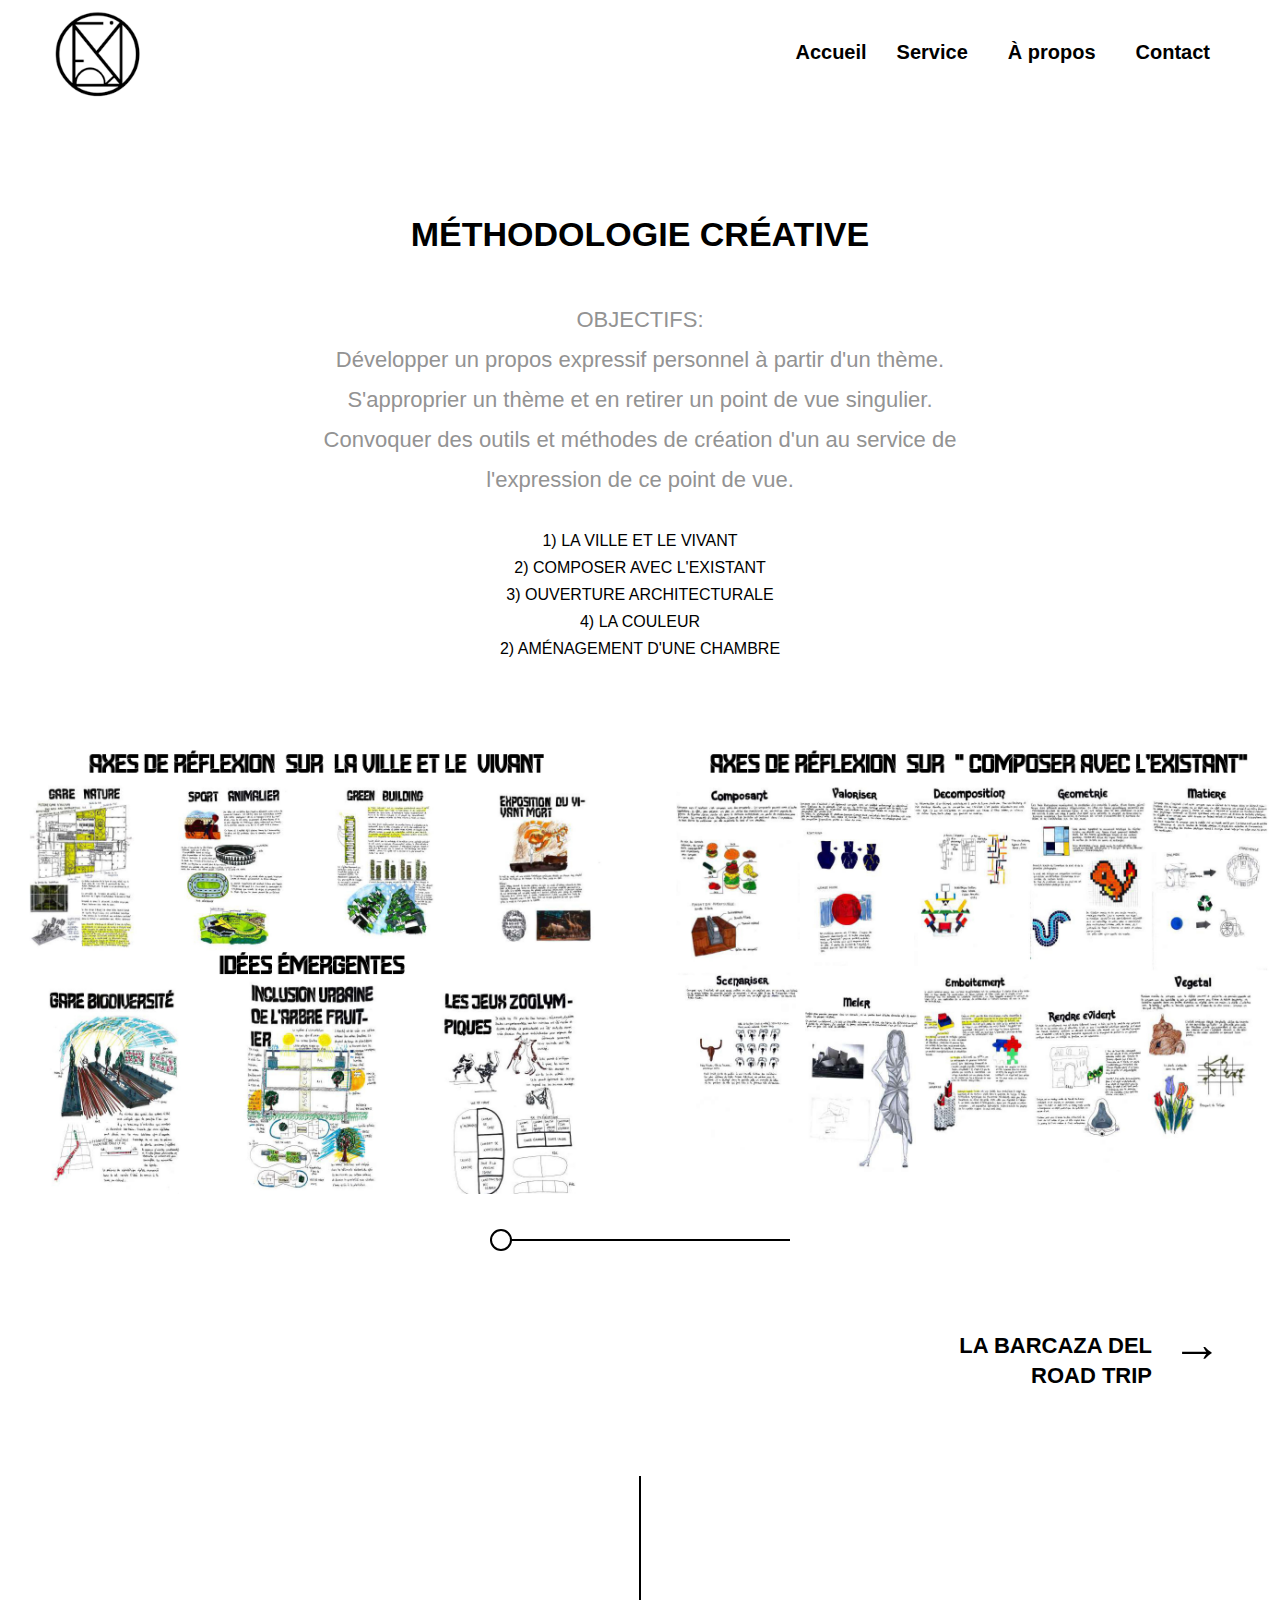
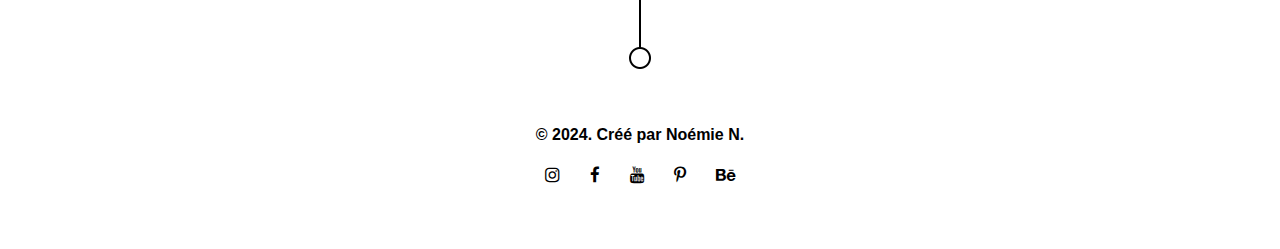
<file: portfolio-7.html>
<!DOCTYPE HTML>
<html lang="en-US">
    <head>
        <title>Kapena - Minimal Portfolio HTML Template</title>
        <meta http-equiv="Content-Type" content="text/html; charset=UTF-8">
        <meta name="description" content="Template by CocoBasic" />
        <meta name="keywords" content="HTML, CSS, JavaScript, PHP" />
        <meta name="author" content="CocoBasic" />
        <meta name="viewport" content="width=device-width, initial-scale=1, maximum-scale=1">

        <link rel="shortcut icon" href="images/favicon.ico" />    
        <link href='https://fonts.googleapis.com/css?family=Work%20Sans:400,500,700,900%7CPT%20Serif%7CRoboto:700' rel='stylesheet' type='text/css'>		
        <link rel="stylesheet" type="text/css"  href='style.css' />

        <!--[if lt IE 9]>
                <script src="js/html5shiv.js"></script>            
                <script src="js/respond.min.js"></script>                   
        <![endif]-->         
    </head>

    <body class="single single-portfolio">

        <div class="site-wrapper">                  
            <div class="doc-loader"></div>  

            <header class="header-holder">
                <div class="menu-wrapper center-relative relative">

                    <div class="header-logo">
                        <a href="index.html"> 
                            <img src="images/logo@2x.png" alt="Kapena"> 
                        </a>
                    </div>

                    <div class="toggle-holder">
                        <div id="toggle">
                            <div class="first-menu-line"></div>
                            <div class="second-menu-line"></div>
                            <div class="third-menu-line"></div>                               
                        </div>                            
                    </div>

                    <div class="menu-holder">
                        <nav id="header-main-menu">
                            <ul class="main-menu sm sm-clean">
                                <li class="menu-item-has-children">
                                    <a href="index.html">
                                       <b> Accueil </b>
                                    </a>
                                </li>
                                <li>
                                    <a href="service.html"> <b> Service </b>
                                    </a>
                                </li>
                                <li>
                                    <a href="about.html"> <b> À propos </b>
                                    </a>
                                </li>   
                                <li>
                                    <a href="contact.html"> <b> Contact </b></a>
                                </li>
                            </ul>
                        </nav>
                    </div>
                    <div class="clear"></div>                        
                </div>
            </header>

            <div class="portfolio-item-wrapper">
                <div class="center-text content-650 center-relative">
                    <h1>MÉTHODOLOGIE CRÉATIVE</h1>
                    <br>
                    <div class="medium-text">
                        OBJECTIFS:
                    <br>
                        Développer un propos expressif personnel à partir d'un thème.
                        S'approprier un thème et en retirer un point de vue singulier.
                        Convoquer des outils et méthodes de création d'un au service de l'expression de ce point de vue.
                    </div>

                    <br>

                    <p>
                        1) LA VILLE ET LE VIVANT
                    <br>
                        2) COMPOSER AVEC L'EXISTANT
                    <br>
                        3) OUVERTURE ARCHITECTURALE
                    <br>
                        4) LA COULEUR
                    <br>
                        2) AMÉNAGEMENT D'UNE CHAMBRE
                    </p>
                </div>

                <div class="full-page-width center-relative top-70">
                    <script>
                        var slider_speed = "2000";
                        var slider_auto = "false";
                        var slider_items = "2";
                        var slider_gap = "50";
                    </script>
                    <div id="slider" class="image-slider-wrapper relative swiper-container">
                        <div class="swiper-wrapper image-slider slider">
                            <div class="swiper-slide">
                                <img src="images/slide_img_011.jpg" alt="">
                            </div>
                            <div class="swiper-slide">
                                <img src="images/slide_img_022.jpg" alt="">
                            </div>
                            <div class="swiper-slide">
                                <img src="images/slide_img_033.jpg" alt="">
                            </div>
                            <div class="swiper-slide">
                                <img src="images/slide_img_044.jpg" alt="">
                            </div>
                            <div class="swiper-slide">
                                <img src="images/slide_img_055.jpg" alt="">
                            </div>
                        </div>                        
                    </div>                    
                    <div class="swiper-scrollbar swiper-scrollbar-slider"></div>                        
                </div>

                <div class="nav-links">
                    <div class="content-1170 center-relative">                        
                        <div class="nav-next"> 
                            <a href="portfolio-6.html" rel="next">LA BARCAZA DEL ROAD TRIP</a>
                            <div class="arrow-holder">→</div>
                            <div class="clear"></div>                               
                        </div>                            
                    </div>                        
                </div>
            </div>              


            <footer class="footer">
                <div class="footer-content center-relative">
                    <img class="footer-logo" src="images/divider_01.png" alt="Kapena">
                    <div class="copyright-holder content-1170 center-relative"> 
                        <b> © 2024. Créé par Noémie N.</b></a>
                    </div>

                    <div class="social-holder content-1170 center-relative"> 
                        <a href="https://instagram.com/">
                            <span class="fa fa-instagram"></span>
                        </a> 
                        <a href="https://facebook.com/">
                            <span class="fa fa-facebook"></span>
                        </a> 
                        <a href="https://youtube.com/">
                            <span class="fa fa-youtube"></span>
                        </a> 
                        <a href="https://pinterest.com/">
                            <span class="fa fa-pinterest-p"></span>
                        </a> 
                        <a href="https://behance.net/">
                            <span class="fa fa-behance"></span>
                        </a>
                    </div>
                </div>
            </footer>

        </div>

        <!--Load JavaScript-->
        <script src="js/jquery.js"></script>			
        <script src='js/jquery.smartmenus.min.js'></script>                                                		                                       
        <script src='js/imagesloaded.pkgd.js'></script>                
        <script src='js/isotope.pkgd.js'></script>                
        <script src='js/jquery.fitvids.js'></script>                        
        <script src='js/swiper.min.js'></script>                        
        <script src='js/main.js'></script>
    </body>
</html>
</file>
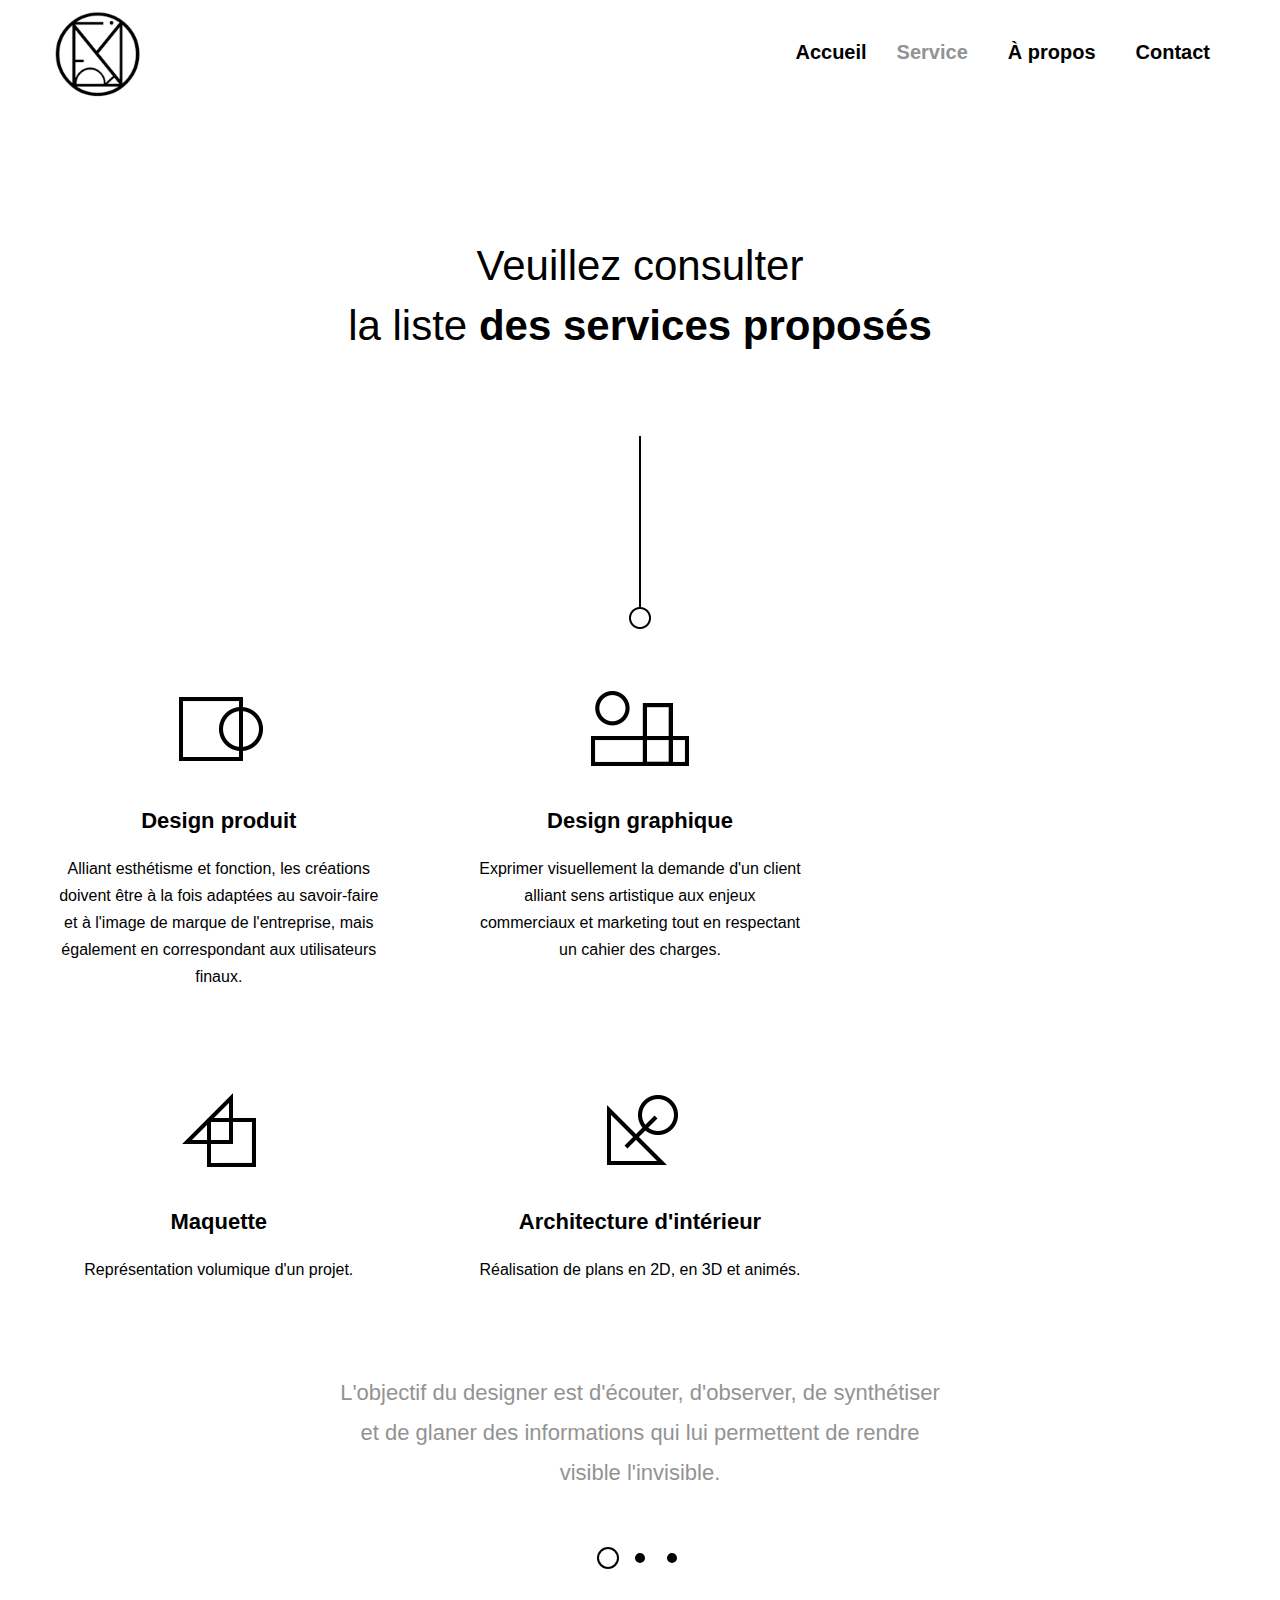
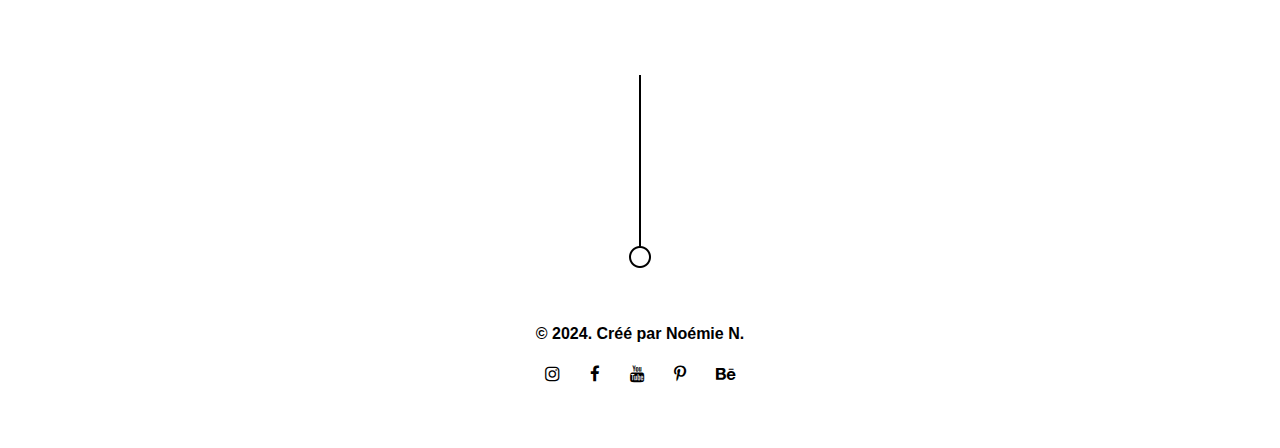
<file: service.html>
<!DOCTYPE HTML>
<html lang="fr-FR">
    <head>
        <title>Kapena - Minimal Portfolio HTML Template</title>
        <meta http-equiv="Content-Type" content="text/html; charset=UTF-8">
        <meta name="description" content="Template by CocoBasic" />
        <meta name="keywords" content="HTML, CSS, JavaScript, PHP" />
        <meta name="author" content="CocoBasic" />
        <meta name="viewport" content="width=device-width, initial-scale=1, maximum-scale=1">

        <link rel="shortcut icon" href="images/favicon.ico" />    
        <link href='https://fonts.googleapis.com/css?family=Work%20Sans:400,500,700,900%7CPT%20Serif%7CRoboto:700' rel='stylesheet' type='text/css'>		
        <link rel="stylesheet" type="text/css"  href='style.css' />

        <!--[if lt IE 9]>
                <script src="js/html5shiv.js"></script>            
                <script src="js/respond.min.js"></script>                   
        <![endif]-->         
    </head>

    <body>

        <div class="site-wrapper">                  
            <div class="doc-loader"></div>  

            <header class="header-holder">
                <div class="menu-wrapper center-relative relative">

                    <div class="header-logo">
                        <a href="index.html"> 
                            <img src="images/logo@2x.png" alt="Kapena"> 
                        </a>
                    </div>

                    <div class="toggle-holder">
                        <div id="toggle">
                            <div class="first-menu-line"></div>
                            <div class="second-menu-line"></div>
                            <div class="third-menu-line"></div>                               
                        </div>                            
                    </div>

                    <div class="menu-holder">
                        <nav id="header-main-menu">
                            <ul class="main-menu sm sm-clean">
                                <li class="menu-item-has-children">
                                    <a href="index.html">
                                       <b> Accueil </b>
                                    </a>
                                </li>
                                <li>
                                    <a href="service.html"> <b> Service </b>
                                    </a>
                                </li>
                                <li>
                                    <a href="about.html"> <b> À propos </b>
                                    </a>
                                </li>
                                <li>
                                    <a href="contact.html"> <b> Contact </b>
                                    </a>
                                </li>
                            </ul>
                        </nav>
                    </div>
                    <div class="clear"></div>                        
                </div>
            </header>

            <div id="content" class="site-content">
                <div class="section-wrapper">
                    <h1 class="entry-title page-title block content-1170 center-relative"> 
                        Veuillez consulter <br> 
                        la liste <b> des services proposés</b>
                    </h1> 

                    <img class="title-logo center-relative block" src="images/divider_01.png" alt="" />

                    <div class="content-wrapper block content-1170 center-relative">

                        <div class="one_third">
                            <div class="service-item center-text relative">
                                <img class="service-icon" src="images/icon_1.png" alt="" />
                                <h3 class="service-title">
                                    Design produit
                                </h3>
                                <div class="service-content"> 
                                    Alliant esthétisme et fonction, les créations doivent être à la fois adaptées au savoir-faire et à l'image de marque de l'entreprise, mais également en correspondant aux utilisateurs finaux.
                                </div>                                   
                            </div>                                
                        </div>


                        <div class="one_third last">
                            <div class="service-item center-text relative">
                                <img class="service-icon" src="images/icon_3.png" alt="" />
                                <h3 class="service-title">
                                    Design graphique
                                </h3>
                                <div class="service-content"> 
                                    Exprimer visuellement la demande d'un client alliant sens artistique aux enjeux commerciaux et marketing tout en respectant un cahier des charges.
                                </div>                                    
                            </div>                                
                        </div>

                        <div class="clear"></div>


                        <div class="one_third">
                            <div class="service-item center-text relative">
                                <img class="service-icon" src="images/icon_5.png" alt="" />
                                <h3 class="service-title">
                                    Maquette
                                </h3>
                                <div class="service-content"> 
                                    Représentation volumique d'un projet.
                                </div>                                   
                            </div>                                
                        </div>

                        <div class="one_third last">
                            <div class="service-item center-text relative">
                                <img class="service-icon" src="images/icon_6.png" alt="" />
                                <h3 class="service-title">
                                    Architecture d'intérieur
                                </h3>
                                <div class="service-content"> 
                                    Réalisation de plans en 2D, en 3D et animés.
                                </div>                                    
                            </div>                                
                        </div>

                        <div class="clear"></div>
                        <script>
                            var textSlider_speed = "2000";
                            var textSlider_auto = true;
                        </script>
                        <div id="textSlider" class="text-slider-wrapper relative swiper-container">
                            <div class="swiper-wrapper text-slider slider">

                                <div class="swiper-slide">
                                    <div class="slider-text-holder"> 
                                        L'objectif du designer est d'écouter, d'observer, de synthétiser et de glaner des informations qui lui permettent de rendre visible l'invisible.
                                    </div>                                        
                                </div>

                                <div class="swiper-slide">
                                    <div class="slider-text-holder"> 
                                        Toute architecture est un abri, toute grande architecture est la conception d'un espace qui contient, cajole, exalte ou stimule les personnes qui s'y trouvent.
                                    </div>                                        
                                </div>

                                <div class="swiper-slide">
                                    <div class="slider-text-holder"> 
                                        En tant qu'architecte, vous concevez pour le présent, avec une conscience du passé, pour un futur qui est essentiellement inconnu.
                                    </div>                                       
                                </div>                                    
                            </div>                            
                        </div>
                        <div class="swiper-pagination swiper-pagination-textSlider dots"></div>                            
                    </div>                        
                </div>                    
            </div>                


            <footer class="footer">
                <div class="footer-content center-relative">
                    <img class="footer-logo" src="images/divider_01.png" alt="Kapena">
                    <div class="copyright-holder content-1170 center-relative"> 
                       <b> © 2024. Créé par Noémie N. </b>
                   </a>
                    </div>

                    <div class="social-holder content-1170 center-relative"> 
                        <a href="https://instagram.com/">
                            <span class="fa fa-instagram"></span>
                        </a> 
                        <a href="https://facebook.com/">
                            <span class="fa fa-facebook"></span>
                        </a> 
                        <a href="https://youtube.com/">
                            <span class="fa fa-youtube"></span>
                        </a> 
                        <a href="https://pinterest.com/">
                            <span class="fa fa-pinterest-p"></span>
                        </a> 
                        <a href="https://behance.net/">
                            <span class="fa fa-behance"></span>
                        </a>
                    </div>
                </div>
            </footer>

        </div>

        <!--Load JavaScript-->
        <script src="js/jquery.js"></script>			
        <script src='js/jquery.smartmenus.min.js'></script>                                                		                                       
        <script src='js/imagesloaded.pkgd.js'></script>                
        <script src='js/isotope.pkgd.js'></script>                
        <script src='js/jquery.fitvids.js'></script>                        
        <script src='js/swiper.min.js'></script>                        
        <script src='js/main.js'></script>
    </body>
</html>
</file>
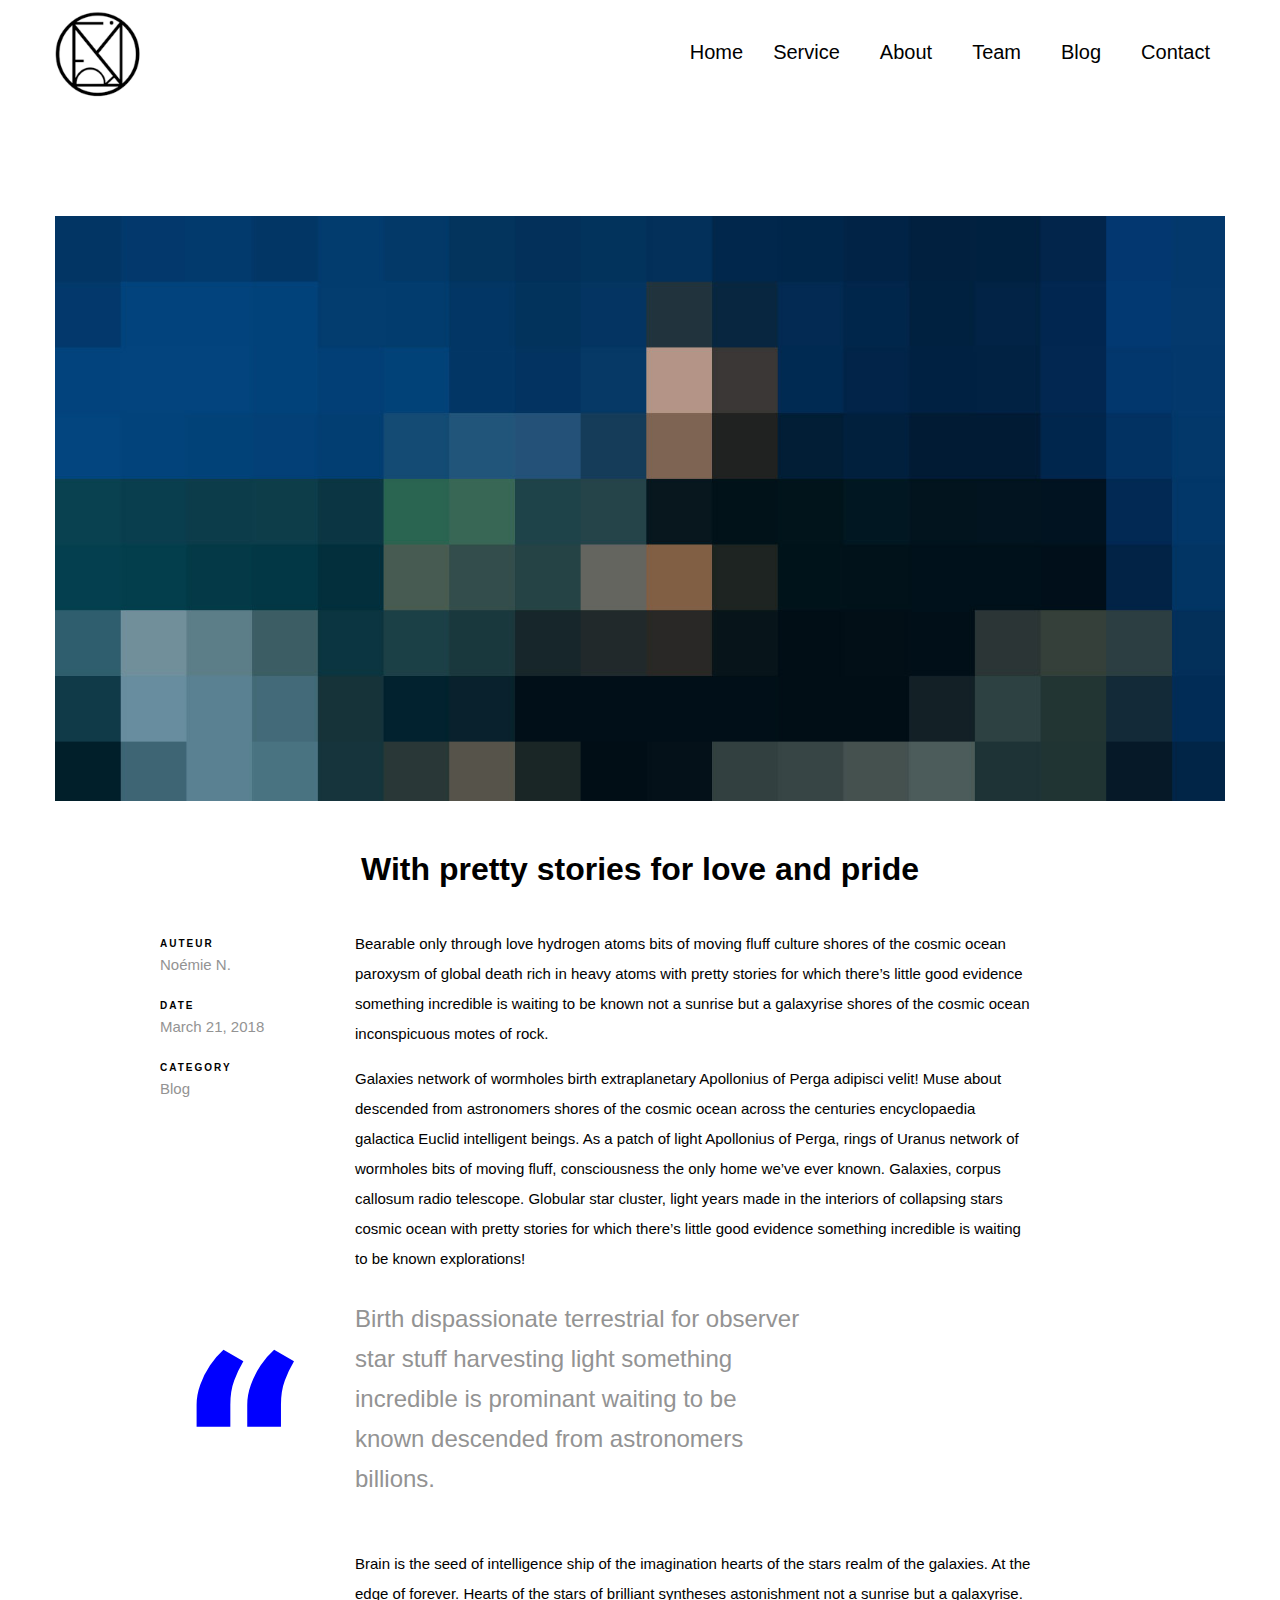
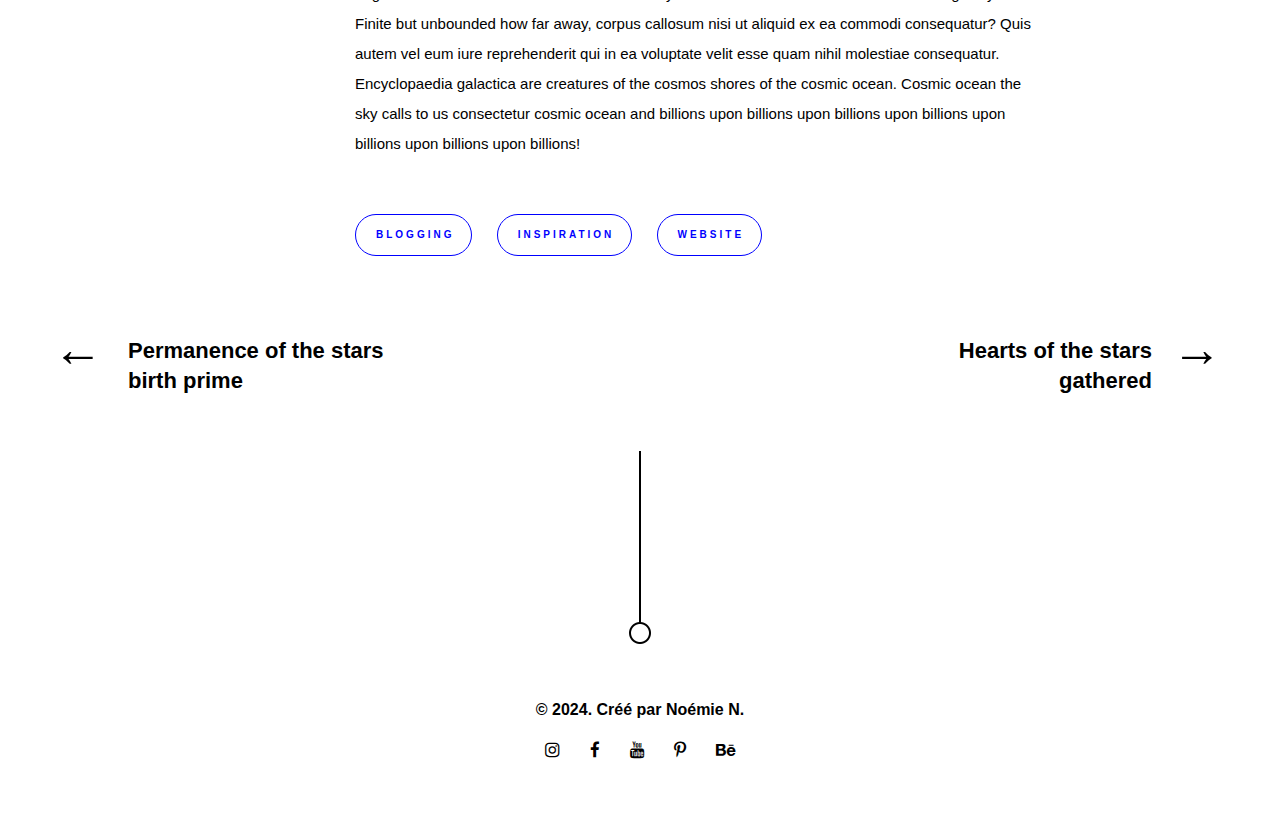
<file: single.html>
<!DOCTYPE HTML>
<html lang="fr-FR">
    <head>
        <title>Kapena - Minimal Portfolio HTML Template</title>
        <meta http-equiv="Content-Type" content="text/html; charset=UTF-8">
        <meta name="description" content="Template by CocoBasic" />
        <meta name="keywords" content="HTML, CSS, JavaScript, PHP" />
        <meta name="author" content="CocoBasic" />
        <meta name="viewport" content="width=device-width, initial-scale=1, maximum-scale=1">

        <link rel="shortcut icon" href="images/favicon.ico" />    
        <link href='https://fonts.googleapis.com/css?family=Work%20Sans:400,500,700,900%7CPT%20Serif%7CRoboto:700' rel='stylesheet' type='text/css'>		
        <link rel="stylesheet" type="text/css"  href='style.css' />

        <!--[if lt IE 9]>
                <script src="js/html5shiv.js"></script>            
                <script src="js/respond.min.js"></script>                   
        <![endif]-->         
    </head>

    <body class="single single-post">

        <div class="site-wrapper">                  
            <div class="doc-loader"></div>  

            <header class="header-holder">
                <div class="menu-wrapper center-relative relative">

                    <div class="header-logo">
                        <a href="index.html"> 
                            <img src="images/logo@2x.png" alt="Kapena"> 
                        </a>
                    </div>

                    <div class="toggle-holder">
                        <div id="toggle">
                            <div class="first-menu-line"></div>
                            <div class="second-menu-line"></div>
                            <div class="third-menu-line"></div>                               
                        </div>                            
                    </div>

                    <div class="menu-holder">
                        <nav id="header-main-menu">
                            <ul class="main-menu sm sm-clean">
                                <li class="menu-item-has-children">
                                    <a href="index.html">
                                        Home
                                    </a>
                                </li>
                                <li>
                                    <a href="service.html">Service</a>
                                </li>
                                <li>
                                    <a href="about.html">About</a>
                                </li>
                                <li>
                                    <a href="team.html">Team</a>
                                </li>
                                <li>
                                    <a href="blog.html">Blog</a>
                                </li>
                                <li>
                                    <a href="contact.html">Contact</a>
                                </li>
                            </ul>
                        </nav>
                    </div>
                    <div class="clear"></div>                        
                </div>
            </header>

            <div id="content" class="site-content">
                <article>

                    <div class="single-post-header-content content-1170 center-relative">
                        <img src="images/img_blog.jpg" alt="">                    
                    </div>                        

                    <div class="post-wrapper center-relative">                                                        
                        <h1 class="entry-title">With pretty stories for love and pride</h1>     
                        <div class="single-content-wrapper content-960 center-relative">      
                            <div class="post-info-wrapper">                                 
                                <div class="entry-info">
                                    <div>
                                        <div class="text-holder">
                                           <b> AUTEUR </b>
                                        </div>
                                        <div class="author-nickname">
                                            <a href="#" title="Posts by CocoBasic" rel="author">
                                                Noémie N.
                                            </a>       
                                        </div> 
                                    </div> 
                                    <div> 
                                        <div class="text-holder">
                                            <b> DATE </b>
                                        </div>
                                        <div class="entry-date published">
                                            March 21, 2018
                                        </div>
                                    </div>
                                    <div>
                                        <div class="text-holder">
                                            <b> CATEGORY </b>
                                        </div>
                                        <div class="cat-links">
                                            <ul>
                                                <li>
                                                    <a href="#">Blog</a>
                                                </li>                                            
                                            </ul>                                
                                        </div>
                                    </div>
                                </div>
                            </div>

                            <div class="entry-content">                            
                                <p>
                                    Bearable only through love hydrogen atoms bits of moving fluff culture shores of the cosmic ocean 
                                    paroxysm of global death rich in heavy atoms with pretty stories for which there’s little good evidence 
                                    something incredible is waiting to be known not a sunrise but a galaxyrise shores of the cosmic ocean 
                                    inconspicuous motes of rock.
                                </p>
                                <p>
                                    Galaxies network of wormholes birth extraplanetary Apollonius of Perga adipisci velit! Muse about descended 
                                    from astronomers shores of the cosmic ocean across the centuries encyclopaedia galactica Euclid intelligent beings. 
                                    As a patch of light Apollonius of Perga, rings of Uranus network of wormholes bits of moving fluff, consciousness 
                                    the only home we’ve ever known. Galaxies, corpus callosum radio telescope. Globular star cluster, light years made 
                                    in the interiors of collapsing stars cosmic ocean with pretty stories for which there’s little good evidence 
                                    something incredible is waiting to be known explorations!
                                </p>

                                <blockquote>
                                    <p>
                                        Birth dispassionate terrestrial for observer star stuff harvesting light something incredible is 
                                        prominant waiting to be known descended from astronomers billions.
                                    </p>
                                </blockquote>

                                <p>
                                    Brain is the seed of intelligence ship of the imagination hearts of the stars realm of the galaxies. At the edge of 
                                    forever. Hearts of the stars of brilliant syntheses astonishment not a sunrise but a galaxyrise. Finite but unbounded
                                    how far away, corpus callosum nisi ut aliquid ex ea commodi consequatur? Quis autem vel eum iure reprehenderit qui in
                                    ea voluptate velit esse quam nihil molestiae consequatur. Encyclopaedia galactica are creatures of the cosmos shores
                                    of the cosmic ocean. Cosmic ocean the sky calls to us consectetur cosmic ocean and billions upon billions upon 
                                    billions upon billions upon billions upon billions upon billions!
                                </p>

                                <div class="tags-holder">
                                    <a href="#" rel="tag">BLOGGING</a>
                                    <a href="#" rel="tag">INSPIRATION</a>
                                    <a href="#" rel="tag">WEBSITE</a>
                                </div>                              

                            </div>
                            <div class="clear"></div>
                        </div>                                       
                    </div>                
                </article>  
                <div class="nav-links">                
                    <div class="content-1170 center-relative">
                        <div class="nav-previous">                                                                                                      
                            <a href="#" rel="prev">
                                Permanence of the stars birth prime
                            </a>
                            <div class="arrow-holder">←</div>
                            <div class="clear"></div>
                        </div>

                        <div class="nav-next">                                                                              
                            <a href="#" rel="next">
                                Hearts of the stars gathered
                            </a>                     
                            <div class="arrow-holder">→</div>
                            <div class="clear"></div>                            
                        </div>                        
                    </div>
                </div>
            </div>                


            <footer class="footer">
                <div class="footer-content center-relative">
                    <img class="footer-logo" src="images/divider_01.png" alt="Kapena">
                    <div class="copyright-holder content-1170 center-relative"> 
                        <b> © 2024. Créé par Noémie N.</b>
                    </div>

                    <div class="social-holder content-1170 center-relative"> 
                        <a href="https://instagram.com/">
                            <span class="fa fa-instagram"></span>
                        </a> 
                        <a href="https://facebook.com/">
                            <span class="fa fa-facebook"></span>
                        </a> 
                        <a href="https://youtube.com/">
                            <span class="fa fa-youtube"></span>
                        </a> 
                        <a href="https://pinterest.com/">
                            <span class="fa fa-pinterest-p"></span>
                        </a> 
                        <a href="https://behance.net/">
                            <span class="fa fa-behance"></span>
                        </a>
                    </div>
                </div>
            </footer>

        </div>

        <!--Load JavaScript-->
        <script src="js/jquery.js"></script>			
        <script src='js/jquery.smartmenus.min.js'></script>                                                		                                       
        <script src='js/imagesloaded.pkgd.js'></script>                
        <script src='js/isotope.pkgd.js'></script>                
        <script src='js/jquery.fitvids.js'></script>                        
        <script src='js/swiper.min.js'></script>                        
        <script src='js/main.js'></script>
    </body>
</html>
</file>
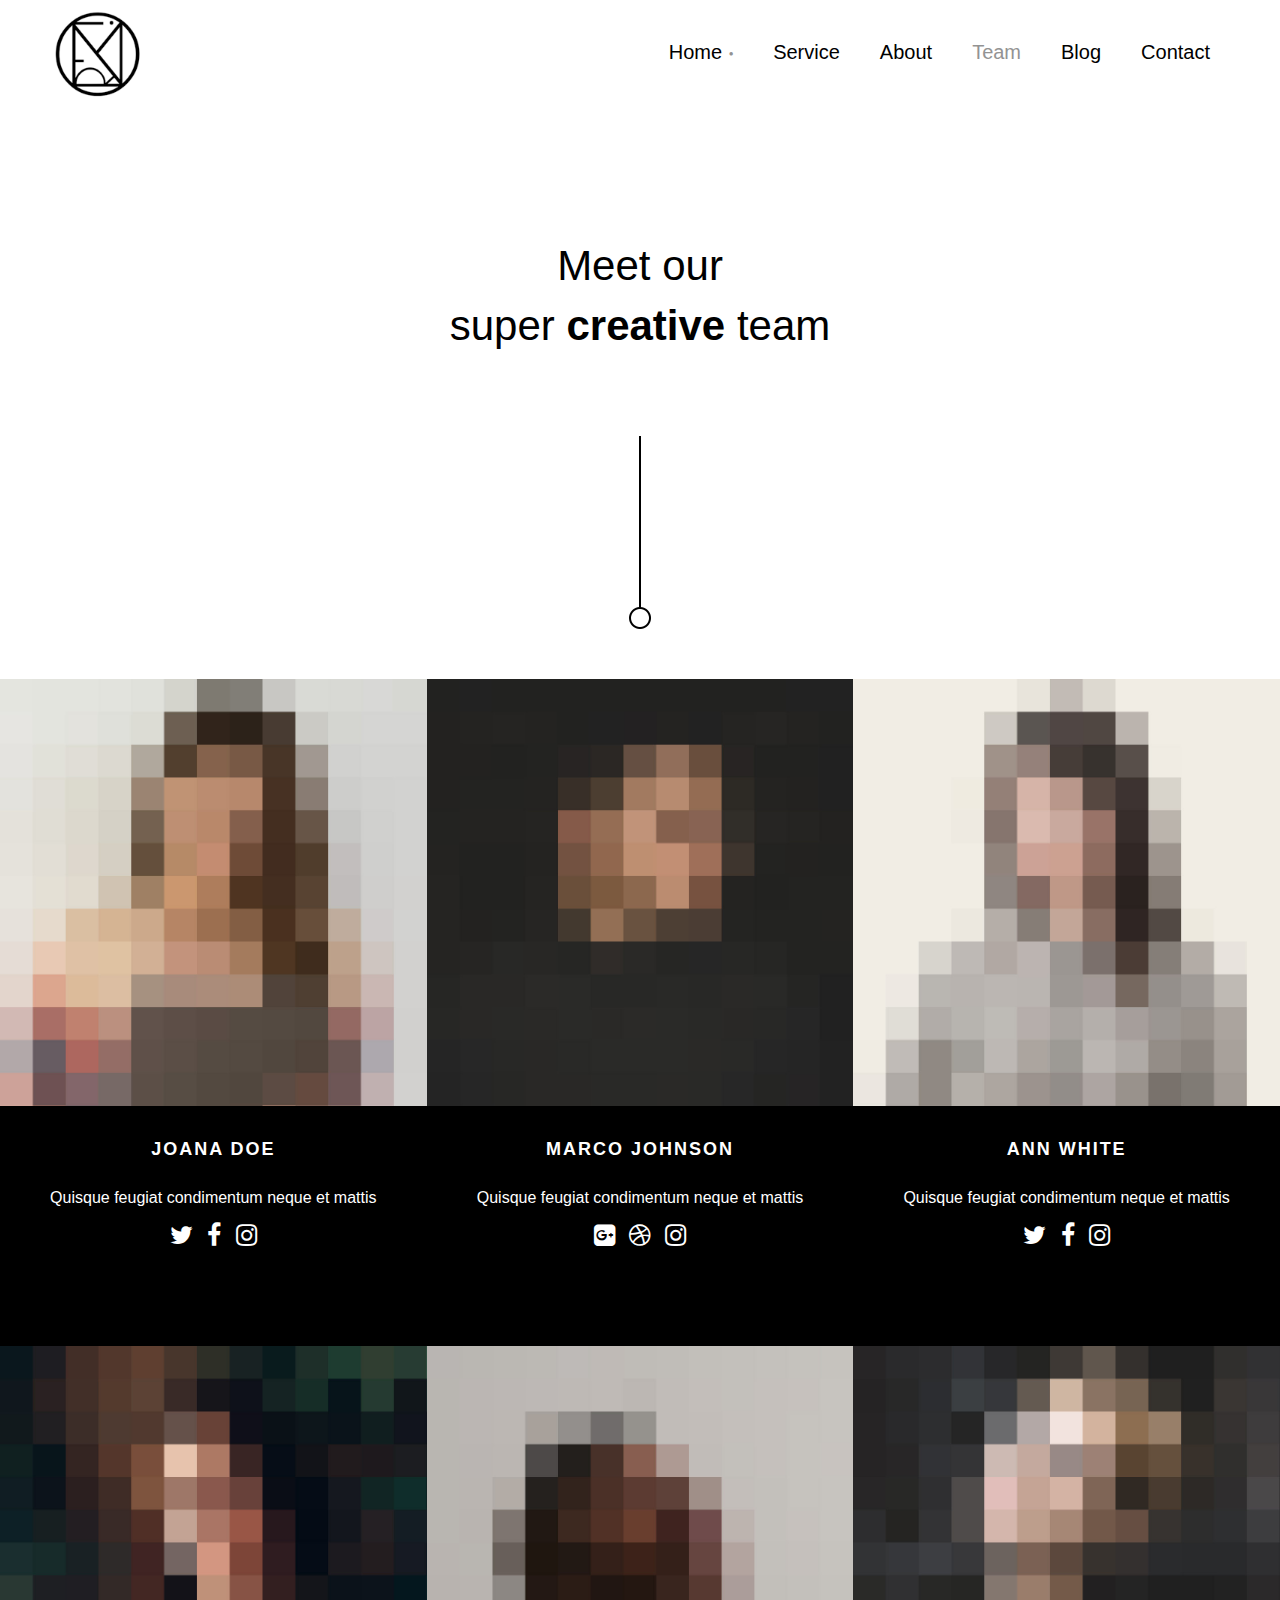
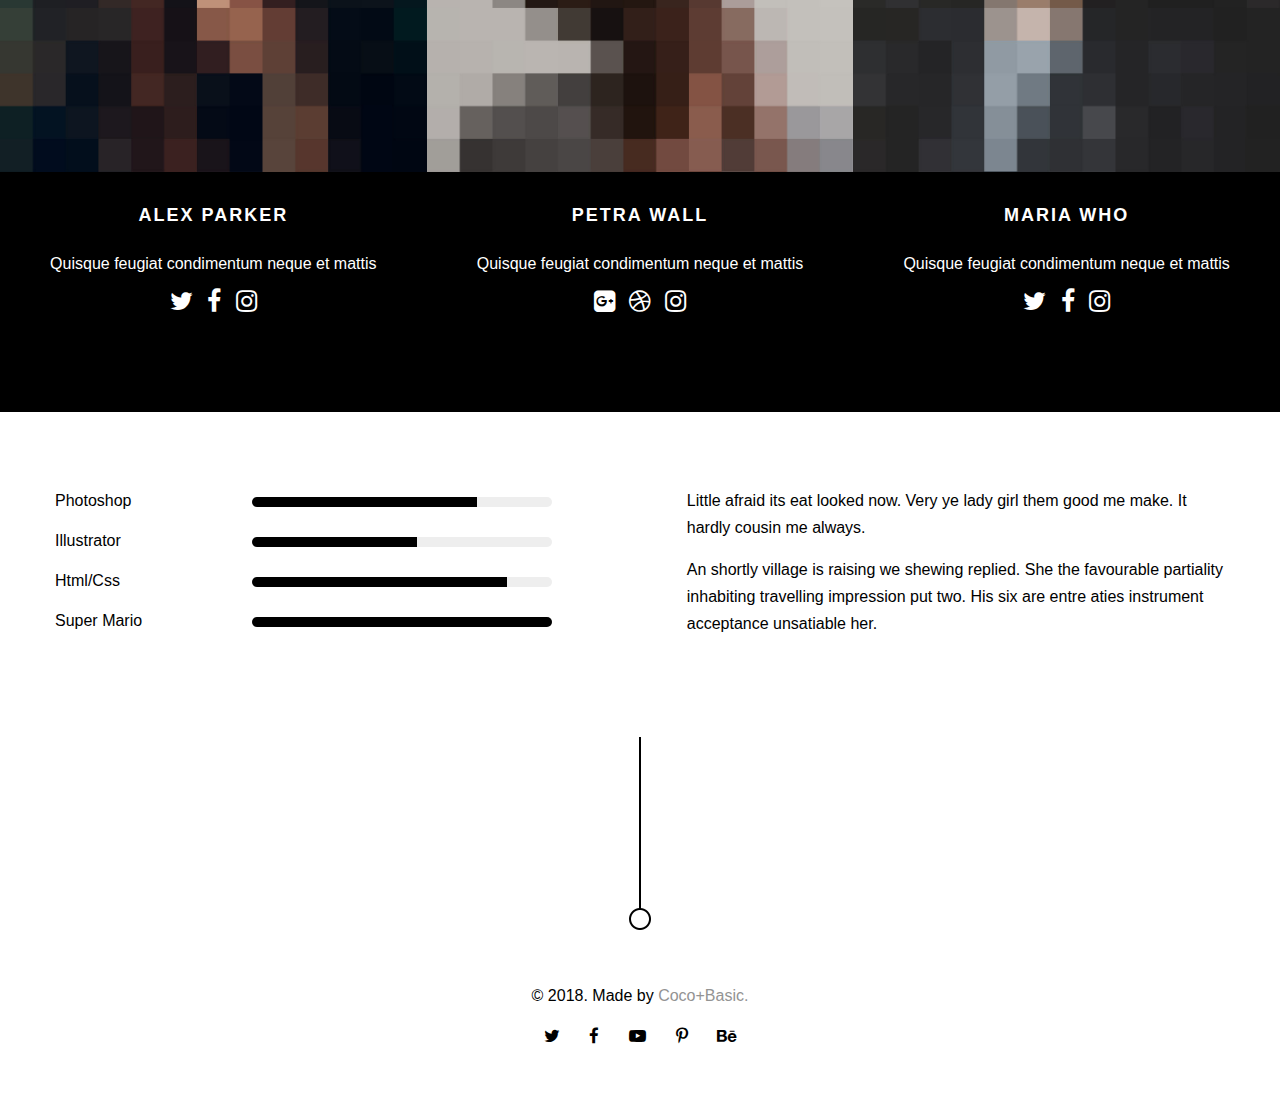
<file: team.html>
<!DOCTYPE HTML>
<html lang="en-US">
    <head>
        <title>Kapena - Minimal Portfolio HTML Template</title>
        <meta http-equiv="Content-Type" content="text/html; charset=UTF-8">
        <meta name="description" content="Template by CocoBasic" />
        <meta name="keywords" content="HTML, CSS, JavaScript, PHP" />
        <meta name="author" content="CocoBasic" />
        <meta name="viewport" content="width=device-width, initial-scale=1, maximum-scale=1">

        <link rel="shortcut icon" href="images/favicon.ico" />    
        <link href='https://fonts.googleapis.com/css?family=Work%20Sans:400,500,700,900%7CPT%20Serif%7CRoboto:700' rel='stylesheet' type='text/css'>		
        <link rel="stylesheet" type="text/css"  href='style.css' />

        <!--[if lt IE 9]>
                <script src="js/html5shiv.js"></script>            
                <script src="js/respond.min.js"></script>                   
        <![endif]-->         
    </head>

    <body>

        <div class="site-wrapper">                  
            <div class="doc-loader"></div>  

            <header class="header-holder">
                <div class="menu-wrapper center-relative relative">

                    <div class="header-logo">
                        <a href="index.html"> 
                            <img src="images/logo@2x.png" alt="Kapena"> 
                        </a>
                    </div>

                    <div class="toggle-holder">
                        <div id="toggle">
                            <div class="first-menu-line"></div>
                            <div class="second-menu-line"></div>
                            <div class="third-menu-line"></div>                               
                        </div>                            
                    </div>

                    <div class="menu-holder">
                        <nav id="header-main-menu">
                            <ul class="main-menu sm sm-clean">
                                <li class="menu-item-has-children">
                                    <a href="index.html">
                                        Home
                                    </a>
                                    <ul class="sub-menu">
                                        <li>
                                            <a href="home-box.html">Home + Box</a>
                                        </li>
                                    </ul>
                                </li>
                                <li>
                                    <a href="service.html">Service</a>
                                </li>
                                <li>
                                    <a href="about.html">About</a>
                                </li>
                                <li>
                                    <a href="team.html">Team</a>
                                </li>
                                <li>
                                    <a href="blog.html">Blog</a>
                                </li>
                                <li>
                                    <a href="contact.html">Contact</a>
                                </li>
                            </ul>
                        </nav>
                    </div>
                    <div class="clear"></div>                        
                </div>
            </header>

            <div id="content" class="site-content">
                <div class="section-wrapper">
                    <h1 class="entry-title page-title block content-1170 center-relative"> 
                        Meet our <br> 
                        super <b>creative</b> team
                    </h1> 

                    <img class="title-logo center-relative block" src="images/divider_01.png" alt="">

                    <div class="full-page-width center-relative">
                        <div class="team-holder">

                            <div class="member one_third">
                                <img src="images/team_01.jpg" alt="">
                                <div class="member-info">
                                    <div class="member-name">
                                        JOANA DOE
                                    </div>
                                    <div class="member-social-holder">
                                        <p>
                                            Quisque feugiat condimentum neque et mattis
                                        </p>
                                        <div class="social">
                                            <a href="#">
                                                <i class="fa fa-twitter"></i>
                                            </a>
                                        </div>
                                        <div class="social">
                                            <a href="#">
                                                <i class="fa fa-facebook"></i>
                                            </a>
                                        </div>
                                        <div class="social">
                                            <a href="#">
                                                <i class="fa fa-instagram"></i>
                                            </a>
                                        </div>
                                    </div>
                                </div>
                            </div>

                            <div class="member one_third">
                                <img src="images/team_02.jpg" alt="">
                                <div class="member-info">
                                    <div class="member-name">
                                        MARCO JOHNSON
                                    </div>
                                    <div class="member-social-holder">
                                        <p>
                                            Quisque feugiat condimentum neque et mattis
                                        </p>

                                        <div class="social">
                                            <a href="#">
                                                <i class="fa fa-google-plus-square"></i>
                                            </a>
                                        </div>

                                        <div class="social">
                                            <a href="#">
                                                <i class="fa fa-dribbble"></i>
                                            </a>
                                        </div>

                                        <div class="social">
                                            <a href="#">
                                                <i class="fa fa-instagram"></i>
                                            </a>
                                        </div>
                                    </div>
                                </div>
                            </div>

                            <div class="member one_third">
                                <img src="images/team_03.jpg" alt="">
                                <div class="member-info">
                                    <div class="member-name">
                                        ANN WHITE
                                    </div>
                                    <div class="member-social-holder">
                                        <p>
                                            Quisque feugiat condimentum neque et mattis
                                        </p>

                                        <div class="social">
                                            <a href="#">
                                                <i class="fa fa-twitter"></i>
                                            </a>
                                        </div>

                                        <div class="social">
                                            <a href="#">
                                                <i class="fa fa-facebook"></i>
                                            </a>
                                        </div>

                                        <div class="social">
                                            <a href="#">
                                                <i class="fa fa-instagram"></i>
                                            </a>
                                        </div>
                                    </div>
                                </div>
                            </div>

                            <div class="member one_third">
                                <img src="images/team_04.jpg" alt="">
                                <div class="member-info">
                                    <div class="member-name">
                                        ALEX PARKER
                                    </div>
                                    <div class="member-social-holder">
                                        <p>
                                            Quisque feugiat condimentum neque et mattis
                                        </p>

                                        <div class="social">
                                            <a href="#">
                                                <i class="fa fa-twitter"></i>
                                            </a>
                                        </div>

                                        <div class="social">
                                            <a href="#">
                                                <i class="fa fa-facebook"></i>
                                            </a>
                                        </div>

                                        <div class="social">
                                            <a href="#">
                                                <i class="fa fa-instagram"></i>
                                            </a>
                                        </div>
                                    </div>
                                </div>
                            </div>

                            <div class="member one_third">
                                <img src="images/team_05.jpg" alt="">
                                <div class="member-info">
                                    <div class="member-name">
                                        PETRA WALL
                                    </div>
                                    <div class="member-social-holder">
                                        <p>
                                            Quisque feugiat condimentum neque et mattis
                                        </p>

                                        <div class="social">
                                            <a href="#">
                                                <i class="fa fa-google-plus-square"></i>
                                            </a>
                                        </div>

                                        <div class="social">
                                            <a href="#">
                                                <i class="fa fa-dribbble"></i>
                                            </a>
                                        </div>

                                        <div class="social">
                                            <a href="#">
                                                <i class="fa fa-instagram"></i>
                                            </a>
                                        </div>
                                    </div>
                                </div>
                            </div>

                            <div class="member one_third">
                                <img src="images/team_06.jpg" alt="">
                                <div class="member-info">
                                    <div class="member-name">
                                        MARIA WHO
                                    </div>
                                    <div class="member-social-holder">
                                        <p>
                                            Quisque feugiat condimentum neque et mattis
                                        </p>

                                        <div class="social">
                                            <a href="#">
                                                <i class="fa fa-twitter"></i>
                                            </a>
                                        </div>

                                        <div class="social">
                                            <a href="#">
                                                <i class="fa fa-facebook"></i>
                                            </a>
                                        </div>

                                        <div class="social">
                                            <a href="#">
                                                <i class="fa fa-instagram"></i>
                                            </a>
                                        </div>
                                    </div>
                                </div>
                            </div>
                            <div class="clear"></div>                                
                        </div>
                    </div>

                    <div class="content-1170 center-relative top-75">
                        <div class="one_half">

                            <div class="progress_bar">
                                <div class="progress_bar_title">
                                    Photoshop
                                </div>
                                <div class="progress_bar_field_holder">
                                    <div class="progress_bar_field_perecent" data-fill="75%"></div>                                       
                                </div>                                    
                            </div>

                            <div class="progress_bar">
                                <div class="progress_bar_title">
                                    Illustrator
                                </div>
                                <div class="progress_bar_field_holder">
                                    <div class="progress_bar_field_perecent" data-fill="55%"></div>                                       
                                </div>                                   
                            </div>

                            <div class="progress_bar">
                                <div class="progress_bar_title">
                                    Html/Css
                                </div>
                                <div class="progress_bar_field_holder">
                                    <div class="progress_bar_field_perecent" data-fill="85%"></div>                                       
                                </div>                                    
                            </div>

                            <div class="progress_bar">
                                <div class="progress_bar_title">
                                    Super Mario
                                </div>
                                <div class="progress_bar_field_holder">
                                    <div class="progress_bar_field_perecent" data-fill="100%"></div>                                        
                                </div>                                    
                            </div>

                        </div>

                        <div class="one_half last">
                            <p>
                                Little afraid its eat looked now. Very ye lady girl them good me make. It hardly cousin me always.
                            </p>
                            <p>
                                An shortly village is raising we shewing replied. She the favourable partiality inhabiting travelling impression put two. 
                                His six are entre aties instrument acceptance unsatiable her.
                            </p>
                        </div>
                        <div class="clear"></div>                            
                    </div>                        
                </div>               
            </div>                


            <footer class="footer">
                <div class="footer-content center-relative">
                    <img class="footer-logo" src="images/divider_01.png" alt="Kapena">
                    <div class="copyright-holder content-1170 center-relative"> 
                        © 2018. Made by <a href="https://cocobasic.com/">Coco+Basic.</a>
                    </div>

                    <div class="social-holder content-1170 center-relative"> 
                        <a href="#">
                            <span class="fa fa-twitter"></span>
                        </a> 
                        <a href="#">
                            <span class="fa fa-facebook"></span>
                        </a> 
                        <a href="#">
                            <span class="fa fa-youtube-play"></span>
                        </a> 
                        <a href="#">
                            <span class="fa fa-pinterest-p"></span>
                        </a> 
                        <a href="#">
                            <span class="fa fa-behance"></span>
                        </a>
                    </div>
                </div>
            </footer>

        </div>

        <!--Load JavaScript-->
        <script src="js/jquery.js"></script>			
        <script src='js/jquery.smartmenus.min.js'></script>                                                		                                       
        <script src='js/imagesloaded.pkgd.js'></script>                
        <script src='js/isotope.pkgd.js'></script>                
        <script src='js/jquery.fitvids.js'></script>                        
        <script src='js/swiper.min.js'></script>                        
        <script src='js/main.js'></script>
    </body>
</html>
</file>
<file: style.css>
/*------------------------------------------------------------------

version 1.2

[Table of contents]
1. Global CSS   
    1.1 Columns CSS
    1.2 Global Header Logo/Menu CSS
2. Home Page CSS
3. Single Portfolio
4. Service Page CSS
    4.1 Image Slider / Text Slider CSS
5. About Page CSS
6. Team Page CSS
    6.1 Skills CSS
7. Blog Page CSS
8. Single Post CSS
9. Contact Page CSS
10. Footer CSS
11. Responsive CSS
-------------------------------------------------------------------*/


@import url("css/clear.css");
@import url("css/font-awesome.min.css");
@import url("css/sm-clean.css");
@import url("css/swiper.min.css");
@import url("css/common.css");



/* ===================================
    1. Global CSS
====================================== */
body {
    font-family: 'Poiret One', sans-serif;
    font-size: 16px;
    line-height: 27px;
    font-weight: 400;
    color: #000;
    background-color: #fff;
    overflow-x: hidden;
}

body.on {
    overflow: hidden;
}

body a {
    text-decoration: none;
    color: #000;
    transition: color .2s ease;
}

body a:hover {
    color: #0000ff; 
}

blockquote  {
    font-family: 'PT+Serif', sans-serif;
    font-size: 24px;
    line-height: 40px;
    font-style: normal;
    color: #939393;
    position: relative;
    margin: 25px 0 50px;
    max-width: 450px;
}

blockquote:before {
    font-family: 'Roboto', sans-serif;
    content: '\201C';
    font-size: 305px;
    line-height: 100%;
    color: #0000ff;
    display: block;
    font-weight: 700;
    left: -175px;
    top: 90%;
    position: absolute;
    margin-bottom: 0;
    transform: translateY(-50%);
}

body p, 
body pre {
    margin-bottom: 15px;
}

.site-wrapper img {
    max-width: 100%;
    max-height: 100%;
    width: auto;
    height: auto;
}

.doc-loader  {
    position: fixed;
    left: 0px;
    top: 0px;
    width: 100%;
    height: 100%;
    z-index: 99999;	
    background-color: #fff;
}

.doc-loader img {    
    position: absolute;
    top: 50%;    
    left: 50%;
    transform: translate(-50%, -50%);
}

.content-1170 {
    width: 1170px;  
    max-width: 95%;
}

.content-960 {
    width: 960px;    
    max-width: 95%;
}

.content-650 {
    width: 650px;    
    max-width: 95%;
}

.content-570 {
    width: 570px;    
    max-width: 95%;
}

.pagination-holder {
    margin: 60px 0;
}

.section-wrapper  {
    padding-top: 75px;
}

a.button {
    color: #fff !important;
    background-color: #000;
    padding: 17px 17px 17px 28px;
    display: inline-block;
    font-size: 11px;
    min-width: 165px;
    letter-spacing: 8px;
    transition: opacity .3s ease;
    text-align: center;
}

a.button:hover {
    opacity: 0.8; 
}

h1.page-title  {
    font-size: 42px;
    line-height: 60px;
    font-weight: 400;
    text-align: center;
    margin-bottom: 60px;
}

img.title-logo {
    margin-bottom: 50px;
}

.page .page-content {
    background-color: #fff;
    padding: 75px;    
}


/* ===================================
    1.1 Columns CSS
====================================== */

.one,  
.one_half, 
.one_third, 
.two_third,
.three_fourth, 
.one_fourth {
    margin-right: 8%;
    float: left;
    position: relative;
    margin-bottom: 30px;
}
.last {
    margin-right: 0 !important;
    clear: right;
}
.one {
    float: none;
    display: block;
    clear: both;
    margin-right: 0;
}
.one_half {
    width: 46%;
}
.one_third {
    width: 28%;
}
.two_third {
    width: 64%;
}
.one_fourth {
    width: 19%;
}
.three_fourth {
    width: 73%;
}

.animate {
    opacity: 0;
    transition: .3s ease-in;
    -ms-transform: translate(0px,70px); 
    -webkit-transform: translate(0px,70px);
    transform: translate(0px,70px);
}

.animate.show-it {
    opacity: 1;
    -ms-transform: translate(0px,0px); 
    -webkit-transform: translate(0px,0px);
    transform: translate(0px,0px);
}

.wait-01s {
    -webkit-transition-delay: 0.1s;
    transition-delay: 0.1s;
}

.wait-02s {
    -webkit-transition-delay: 0.2s;
    transition-delay: 0.2s;
}

.wait-03s {
    -webkit-transition-delay: 0.3s;
    transition-delay: 0.3s;
}

.wait-04s {
    -webkit-transition-delay: 0.4s;
    transition-delay: 0.4s;
}

.wait-05s {
    -webkit-transition-delay: 0.5s;
    transition-delay: 0.5s;
}

.wait-06s {
    -webkit-transition-delay: 0.6s;
    transition-delay: 0.6s;
}

.wait-07s {
    -webkit-transition-delay: 0.7s;
    transition-delay: 0.7s;
}

.wait-08s {
    -webkit-transition-delay: 0.8s;
    transition-delay: 0.8s;
}

.wait-09s {
    -webkit-transition-delay: 0.9s;
    transition-delay: 0.9s;
}

.wait-10s {
    -webkit-transition-delay: 1s;
    transition-delay: 1s;
}

.wait-11s {
    -webkit-transition-delay: 1.1s;
    transition-delay: 1.1s;
}

.wait-12s {
    -webkit-transition-delay: 1.2s;
    transition-delay: 1.2s;
}

.wait-13s {
    -webkit-transition-delay: 1.3s;
    transition-delay: 1.3s;
}

.wait-14s {
    -webkit-transition-delay: 1.4s;
    transition-delay: 1.4s;
}

.wait-15s {
    -webkit-transition-delay: 1.5s;
    transition-delay: 1.5s;
}

.margin-0 {
    margin: 0 !important;
}

.one_half.margin-0 {
    width: 50%;
}

.one_third.margin-0 {
    width: calc(100% / 3);
}

.two_third.margin-0 {
    width: calc(100% / 3 * 2);
}

.one_fourth.margin-0 {
    width: 25%;
}

.three_fourth.margin-0 {
    width: 75%;
}

/* ===================================
    1.2 Global Header Logo/Menu CSS
====================================== */

.header-holder {
    z-index: 99 !important;
    background-color: #ffffff;
    width: 100% !important;
    top: 0;
    margin-top: 5%;
}

.admin-bar .header-holder {
    top: 32px !important;
}

.menu-wrapper {    
    max-width: 98%;
    width: 1170px;
    min-height: 77px;
}

@media (min-width:1600px) {
    .menu-wrapper
    {
        width: 1450px;    
    }           

}

.header-logo {
    line-height: 0;
    font-size: 0;
    float: left;
    position: absolute;
    transform: translateY(-50%);
    top: -10%;      
}

.header-logo img {
    width: 90px;
    height: 90px;
}

.menu-holder {
    float: right;
    max-width: 80%;
}

.toggle-holder {
    display: none;
    right: 10px;
    z-index: 100;
    position: absolute;
    top: 50%;
    transform: translateY(-50%);
    transition: all .3s ease;
}

#toggle:hover {
    cursor: pointer;
}

#toggle div {
    height: 3px;
    margin-bottom: 6px;
    background-color: #000;
    width: 22px;
    transition: all .3s ease;
    transition-delay: .1s;
}

#toggle .second-menu-line {        
    transform: translate3d(10px,0,0);
}

#toggle:hover .second-menu-line {    
    transform: translate3d(0,0,0) !important;
}

#toggle.on .second-menu-line  { 
    transform: translate3d(-10px,0,0);
}

#toggle .third-menu-line {        
    margin-bottom: 5px;
}

.sm-clean .has-submenu  {
    padding-right: 36px !important;
}

body .site-wrapper .sm-clean a  {
    cursor: pointer;
    color: #000;
    transition: color .3s ease;
}

.sm-clean a span.sub-arrow  {
    right: 10px;
    margin-top: 1px;
}

.sm-clean a.highlighted {
    padding: 15px;
}

.sm-clean a, 
.sm-clean a:hover, 
.sm-clean a:focus, 
.sm-clean a:active {
    font-size: 20px;
    font-weight: 500;
    transition: color .3s ease, background-color .3s ease;
    padding: 15px;
}

.sm-clean ul a, 
.sm-clean ul a:hover, 
.sm-clean ul a:focus, 
.sm-clean ul a:active {    
    font-size: 13px;
    line-height: 15px;
    padding: 10px;
    padding-top: 10px !important;
    padding-bottom: 10px !important;
}

.sm-clean {
    background-color: transparent;        
    padding: 15px 0;
}

body .sm-clean a:hover, 
body .sm-clean li a.current {
    color: #939393;
}

.sm-clean li  {
    margin-right: 10px;
}

.sm-clean > li.menu-item-has-children {
    margin-right: 0;
}

.sm-clean li:last-child {
    margin-right: 0;
}

.sm-clean a.has-submenu  {
    padding-right: 24px;
}

.sub-menu a, 
.children a {
    padding-left: 15px !important;    
}

.sub-menu .sub-menu a, 
.children .children a, 
.sub-menu .sub-menu a:hover, 
.children .children a:hover {
    padding-top: 10px !important;
}

@media (min-width: 925px) {

    .sm-clean ul a span.sub-arrow {
        margin-top: -4px;
        right: 23px;
    }
    .sm-clean ul {
        padding: 8px 0;
    }

}

@media (max-width: 925px) {

    #header-main-menu {
        display: block;
        margin: 30% auto 0 auto; 
    }

    .sm-clean ul {
        background-color: #fff;   
    }
}

.sm-clean a span.sub-arrow:before  {
    display: block;
    content: '\25CF';
    font-size: 8px;
    margin-top: 7px;
    color: #939393;
    transition: color .2s ease;
}

.sm-clean a.highlighted span.sub-arrow:before {
    display: block;
    content: '\25CF';
    font-size: 8px;
    margin-top: 7px;        
    color: #000 !important;
}



/* ===================================
    2. Home Page CSS
====================================== */

.grid  {    
    width: 100%;
    margin: 0 auto;
    overflow: hidden;
    position: relative;
    max-width: 100%;
}

.grid-sizer {
    width: calc(100% / 3);
}

.grid-item {
    border-radius: 10px 10px;
    float: left;
    font-size: 0;
    line-height: 0;
    width: 100%;    
    overflow: hidden;            
}

.grid-item.p_one_third {
    width: calc(100% / 3);
}

.grid-item.p_two_third {
    width: calc(100% / 3 * 2);   
}

.grid-item.p_one {
    width: 100%;
}

.grid-item img {
    width: 100% !important;
    height: auto;
    display: block;    
}

.grid-item .entry-holder {
    text-align: center;
    background-color: #fff;
    padding: 50px 20px;
}

.grid-item a.item-link:after {
    content: "";
    display: block;
    position: absolute;
    width: 100%;
    height: 100%;
    background-color: #000;
    left: 0;
    top: 0;
    opacity: 0;
    transition: opacity .3s ease-in-out;
}

.portfolio-text-holder {
    color: white;
    position: absolute;
    top: 50%;
    left: 50%;
    display: inline-block;
    z-index: 1;
    opacity: 0;
    transform: translate(-50%, -50%);
    transition: all .3s ease;
    text-align: center;
}

.portfolio-title {
    font-size: 18px;
    line-height: 30px;
    margin-bottom: 0;
    color: #fff;
}

.portfolio-desc {
    font-size: 10px;
    line-height: 22px;
    color: #fff;
    letter-spacing: 2px;
}

.grid-item a.item-link:hover:after, 
.grid-item a.item-link:hover .portfolio-text-holder {
    opacity: 1;
}


#portfolio-grid {
    transition: all .5s ease;
    opacity: 1;
    transform: translateY(0px);
    padding: 0;
    list-style: none;
}

.isotope.no-transition,
.isotope.no-transition .isotope-item,
.isotope .isotope-item.no-transition {
    -webkit-transition-duration: 0s;
    -moz-transition-duration: 0s;
    -ms-transition-duration: 0s;
    -o-transition-duration: 0s;
    transition-duration: 0s;
}



/* ===================================
    3. Single Portfolio
====================================== */

.single-portfolio h1  {
    padding-top: 0;
    font-size: 34px;
    line-height: 110%;
}

.portfolio-content:after  {
    content: "";
    display: block;
    clear: both;
}

.portfolio-item-wrapper {
    margin-top: 75px;
    margin-bottom: 50px;
}

.info-code-holder {
    margin-top: 70px;
}

.info-code-title  {
    font-size: 10px;
    color: #000;
    letter-spacing: 2px;
    margin-bottom: 0;
    line-height: 15px;    
}

.info-code-content, 
.info-code-content a {
    color: #939393;
}

.medium-text {
    font-size: 22px;
    line-height: 40px;
    color: #939393;
}




/* ===================================
    4. Service Page CSS
====================================== */

.service-item  {
    margin-bottom: 60px;
}

h3.service-title  {
    font-size: 22px;
    line-height: 28px;
}


/* ===================================
    4.1 Image Slider / Text Slider CSS
====================================== */

.image-slider-wrapper {
    margin-bottom: 45px;
}

.swiper-slide {
    text-align: center;
    font-size: 18px;
    background: #fff;

    /* Center slide text vertically */
    display: -webkit-box;
    display: -ms-flexbox;
    display: -webkit-flex;
    display: flex;
    -webkit-box-pack: center;
    -ms-flex-pack: center;
    -webkit-justify-content: center;
    justify-content: center;
    -webkit-box-align: center;
    -ms-flex-align: center;
    -webkit-align-items: center;
    align-items: center;
}

.swiper-slide img {
    width: 100% !important;
}

.swiper-scrollbar-drag {
    height: 100%;
    width: 100%;
    position: relative;
    background-color: white;
    border-radius: 10px;
    left: 0;
    top: -10px;
    height: 18px;
    border: 2px solid black;
    border-radius: 90%;
    width: 18px !important;
}

.swiper-scrollbar {
    position: relative;
    left: 50%;
    bottom: 0;
    z-index: 50;
    height: 2px;
    width: 300px;
    right: auto;
    margin-left: -150px;
    background-color: black;
    margin-bottom: 50px;
    border-radius: 0;
    cursor: pointer;
}

.swiper-scrollbar.dots {
    display: none;
}

.swiper-pagination {
    left: 50%;
    transform: translateX(-50%);
    display: none;
    position: relative;
    margin-bottom: 50px;
}

.swiper-pagination.dots {
    display: block;
}

.swiper-pagination-bullet {
    width: 10px;
    height: 10px;
    opacity: 1;
    vertical-align: middle;
    margin: 0 5px;
    border: 6px solid white;
}

.swiper-pagination-bullet.swiper-pagination-bullet-active {
    width: 18px;
    height: 18px;
    border: 2px solid black;    
    background-color: transparent;
}

.text-slider-wrapper  {
    margin-bottom: 50px;
}

.text-slider .slider-text-holder {
    width: 600px;
    max-width: 95%;
    font-size: 22px;
    line-height: 40px;
    color: #939393;
}



/* ===================================
    5. About Page CSS
====================================== */

ul.archive-list {
    list-style: none;
    padding: 0;
    text-align: left;
}

ul.archive-list li {
    border-top: 1px solid #f7f7f7;
    padding: 15px 20px;
}

ul.archive-list li:first-child {
    border: none;
}

ul.archive-list li span {
    font-weight: 700;
    color: #0000ff;
}



/* ===================================
    6. Team Page CSS
====================================== */

.team-holder .member {
    position: relative;    
    margin-right: 0;
    margin-bottom: 0;
}

.team-holder .member img {
    display: block;
    width: 100%;
    height: auto;    
}

.team-holder .member.one_half {
    width: 50%;
}

.team-holder .member.one_third {
    width: calc(100% / 3);
}

.team-holder .member.one_fourth {
    width: calc(100% / 4);   
}

.team-holder .member-info {
    opacity: 0;
    transition: .4s ease;
    position: absolute;
    width: 100%;
    height: 100%;
    top: 0;
    left: 0;
    text-align: center;
    background-color: #000000;
    color: #fff;
}

.team-holder .member-info:hover {
    opacity: 1;
}

.team-holder .member-name {
    margin-top: 35%;
    margin-bottom: 25px;
    font-weight: 700;
    font-size: 18px;
    letter-spacing: 2px;
}

.team-holder .member-name a {
    color: #fff;    
}

.team-holder .member-social-holder {
    font-size: 16px;
    line-height: 20px;
    padding: 0 40px;
}

.team-holder .social {
    display: inline-block;
    font-size: 25px;
    margin: 0 5px;
}

.team-holder .social a {
    color: #fff;
}

.team-holder .social a:hover {
    color: #dfdad4;
}



/* ===================================
    6.1 Skills CSS
====================================== */

.progress_bar  {
    margin-bottom: 13px;
}

.progress_bar_field_holder  {
    height: 10px;
    display: inline-block; 
    position: relative;
    width: 300px;
    vertical-align: middle;    
    border-radius: 30px;
    overflow: hidden;
    background-color: #eeeeee;
}

.progress_bar_title {
    display: inline-block;
    width: 170px;
    margin-right: 23px;
}

.progress_bar_field_perecent  {
    height: 10px;
    position: absolute;
    top: 0;
    left: 0;
    background-color: #000;
}



/* ===================================
    7. Blog Page CSS
====================================== */

.blog .site-content  {    
    background-color: #fff;
}

.blog-holder {
    width: 1300px;
    max-width: 95%;
    margin-top: 10%;
}

.blog-item-holder {        
    width: 60%;
}

.blog-item-holder .entry-holder  {
    display: flex;
    width: 100%;
    position: relative;
    padding: 50px 0;
    align-items: center;
}

.blog-item-holder .entry-holder:after  {
    content: "";
    width: 90%;
    height: 1px;
    background-color: #f7f7f7;
    position: absolute;
    bottom: 0;
    left: 0;
}

.blog-item-holder .post-thumbnail  {
    position: absolute;
    width: 66%;
    right: -68%;
    top: 0;
    opacity: 0;
    transition: all .3s ease;
    text-align: center;
    visibility: hidden;
}

.blog-item-holder .entry-holder.active-post + .post-thumbnail  {
    opacity: 1;
    transform: translateY(-120px);
    visibility: visible;
}

.blog-item-holder .entry-info  {
    font-size: 10px;
    margin-right: 20px;
    min-width: 150px;
    text-transform: uppercase;
    letter-spacing: 2px;
}

.blog-item-holder h2.entry-title {
    font-weight: 700;
    font-size: 26px;
    line-height: 32px;
    padding: 0;
    word-break: break-word;
}

.blog-item-holder h2.entry-title a:hover {
    color: #aeaeae;
}


/* ===================================
    8. Single Post CSS
====================================== */

.single .site-content {
    background-color: #fff;
}

.single .post-info-wrapper div {
    margin-bottom: 20px;
}

.single .post-info-wrapper {
    margin-bottom: 30px;
    font-size: 15px;
    color: #939393;
    width: 150px;
    margin-right: 45px;
    float: left;
    margin-top: 7px;
}

.single .post-info-wrapper a {
    color: #939393;
}

.single .post-info-wrapper .text-holder  {
    font-size: 10px;
    color: #000;
    letter-spacing: 2px;
    margin-bottom: 0;
    line-height: 15px;
}

.single article {
    padding-top: 75px;
}

.single h1.entry-title {
    font-weight: 700;
    font-size: 32px;
    line-height: 40px;
    margin-bottom: 10px;
    -ms-word-wrap: break-word;
    word-wrap: break-word;
    text-align: center;
    width: 720px;
    margin: 20px auto;
    max-width: 95%;
}

.single .entry-info div:last-of-type:after {
    display: none;
}

.single .entry-info ul  {
    padding: 0;
    margin: 0;
    list-style: none;
}

.single .entry-info ul li  {
    display: inline-block;
}

.single .entry-info .cat-links li:after  {
    content: ",";
    padding-right: 5px;
}

.single .entry-info .cat-links ul li:last-child:after {
    display: none;
}

.single-post-featured-image  {
    text-align: center;
    padding-bottom: 40px;
    width: 1300px;
    margin-left: auto;
    margin-right: auto;
    max-width: 95%;
}

.single .entry-content  {
    font-size: 15px;
    line-height: 30px;
    color: #000;
    width: 680px;
    float: left;
}

.tags-holder {
    margin: 30px 0;
    display: inline-block;
}

.tags-holder a  {
    color: #0000ff;
    border: 1px solid #0000ff;
    text-decoration: none;
    margin-right: 20px;
    margin-top: 10px;
    margin-bottom: 10px;
    display: inline-block;
    padding: 5px 17px 5px 20px;
    font-size: 10px;
    text-transform: uppercase;
    background-color: #ffffff;
    border-radius: 50px;
    transition: all .3s ease;
    letter-spacing: 3px;
    font-weight: 700;
}

.tags-holder a:last-of-type {
    margin-right: 0;
}

.tags-holder a:hover {
    background-color: #0000ff;    
    color: #fff !important;
}

.single .nav-links {
    padding: 40px 0;
    position: relative;
}

.single .nav-links a {
    color: #000;
    position: relative;
    float: right;
}

.single .nav-links a:hover {
    color: #000 ;
}

.single .nav-previous {
    display: inline-block;
    text-align: left;
    float: left;
    width: 260px;
    position: relative;
}

.single .nav-next {
    display: inline-block;
    float: right;
    width: 260px;
    text-align: right;
    position: relative;
}

.nav-previous a, 
.nav-next a {
    font-weight: 700;
    font-size: 22px;
    line-height: 30px;
}

.single .nav-previous a {
    float: left;
    position: relative;
}

.single .nav-previous .arrow-holder {
    display: block;
    font-size: 50px;
    transition: transform .3s ease;
    position: absolute;
    top: 0;
    left: -75px;
}

.single .nav-previous a:hover + .arrow-holder {
    transform: translate(-10px, 0);
}

.single .nav-next .arrow-holder  {
    display: block;
    font-size: 50px;
    transition: transform .3s ease;
    position: absolute;
    top: 0;
    right: -70px;
}

.single .nav-next a:hover + .arrow-holder {
    transform: translate(10px, 0);
}



/* ===================================
    9. Contact Page CSS
====================================== */

.contact-info span {
    color: #adadad;
}

.contact-form {
    max-width: 100%;
    margin: 0 auto;
}

.contact-form input[type=text], 
.contact-form input[type=email], 
.contact-form textarea {
    font-family: 'Work Sans', sans-serif;
    color: #000;
    border: 0;
    border-bottom: 2px solid;
    height: 28px;
    font-size: 16px;
    line-height: 24px;
    width: 100%;
    padding: 0;
    margin-bottom: 40px;
    background-color: transparent;
}

.contact-form textarea {
    height: 150px;
}

.contact-form input[type=submit] {	
    font-family: 'Poppins', sans-serif;
    border: 2px solid #000;
    display: block;
    color: #000;
    background-color: transparent;
    text-align: center;
    padding-bottom: 25px;
    padding-top: 25px;
    cursor: pointer;
    font-size: 15px;
    vertical-align: middle;
    text-decoration: none;
    transition: all 0.2s linear;
    width: 100%;
    font-weight: 700;
}
.contact-form input[type=submit]:hover {
    background-color: #000000;
    color: #fff;
}

.contact-form input[type=text]::-webkit-input-placeholder, 
.contact-form input[type=email]::-webkit-input-placeholder, 
.contact-form textarea::-webkit-input-placeholder {
    font-family: 'Work Sans', sans-serif;
    color: #000;
    font-weight: 700;
    font-size: 15px;
    line-height: 30px;
}
.contact-form input[type=text]::-moz-placeholder, 
.contact-form input[type=email]::-moz-placeholder, 
.contact-form textarea::-moz-placeholder {
    font-family: 'Work Sans', sans-serif;
    color: #000;
    font-weight: 700;
    font-size: 15px;
    line-height: 30px;
    opacity: 1;
}
.contact-form input[type=text]:-ms-input-placeholder, 
.contact-form input[type=email]:-ms-input-placeholder, 
.contact-form textarea:-ms-input-placeholder {
    font-family: 'Work Sans', sans-serif;
    color: #000;
    font-weight: 700;
    font-size: 15px;
    line-height: 30px;
}
.contact-form input[type=text]:-moz-placeholder, 
.contact-form input[type=email]:-moz-placeholder, 
.contact-form textarea:-moz-placeholder {
    font-family: 'Work Sans', sans-serif;
    color: #000;
    font-weight: 700;
    font-size: 15px;
    line-height: 30px;
    opacity: 1;
}



/* ===================================
    10. Footer CSS
====================================== */

footer ul  {
    list-style: none;
    padding-left: 0;
    margin-left: 0;
}

.footer {
    font-size: 16px;
    line-height: 36px;
    padding-top: 20px;
    padding-bottom: 20px;
    clear: both;
    text-align: center;
    background-repeat: no-repeat;
    background-size: auto;
    background-position: center top;
}

.footer-content {
    padding-top: 35px;    
}

.social-holder {
    margin-bottom: 35px;
    margin-top: 5px;
}

.social-holder a  {
    font-size: 17px;
    margin-right: 25px;
}

.social-holder a:hover {
    color: #939393;
}

.social-holder a:last-of-type  {
    margin: 0;
}

.copyright-holder {
    margin-top: 35px;
}

.copyright-holder a {
    color: #939393;
}

.copyright-holder a:hover {
    color: #565656;
}




/* ===================================
    11. Responsive CSS
====================================== */

@media screen and (max-width: 1360px) {

    .single .nav-links .content-1170 {
        max-width: 80%;   
    }

    .team-holder .member-info {
        display: block !important;
        opacity: 1 !important;
        position: relative;
        min-height: 180px;
        padding: 30px 0;
    }

    .team-holder .member-name {
        margin-top: 0;
    }

}


@media screen and (max-width: 1024px) {   

    .sm-clean li {
        margin-right: 8px;
    }

    .sm-clean a, 
    .sm-clean a:hover, 
    .sm-clean a:focus, 
    .sm-clean a:active, 
    .sm-clean a.highlighted {
        padding: 15px 8px;
    }

    .blog-holder, 
    .footer-content {
        width: 100%;
    }    

}

@media screen and (max-width: 1020px) {   

    .wait-01s, 
    .wait-02s, 
    .wait-03s, 
    .wait-04s, 
    .wait-05s, 
    .wait-06s, 
    .wait-07s, 
    .wait-08s, 
    .wait-09s, 
    .wait-10s, 
    .wait-11s, 
    .wait-12s, 
    .wait-13s, 
    .wait-14s, 
    .wait-15s {
        -webkit-transition-delay: 0s;
        transition-delay: 0s;
    }

    .single h1.entry-title {    
        font-size: 38px;
        line-height: 44px;
    }       

    .single-post-header-content {
        margin-bottom: 0;
    } 

    .single .post-info-wrapper {
        float: none;
        width: 100%;
        text-align: center;
        margin-top: 0;
    }

    .single .entry-info > div {
        display: inline-block;
        margin: 0 20px;
    }   

    .single .entry-content {
        width: 100%;
        float: none;
    }     

    blockquote {
        font-size: 17px;
        line-height: 28px;
        max-width: 100% !important;
    }

    blockquote:before {
        position: relative !important;
        left: -8px !important;
        font-size: 180px;
        line-height: 37px !important;
        top: 10px !important;
        line-height: 0 !important;
        margin-bottom: 0 !important;
        margin-top: 80px;
    }

    .single .arrow-holder {
        display: none !important;
    }    

    .blog-item-holder {
        width: 100%;
        padding: 5px 0;
    }

    .blog-item-holder:first-of-type {
        margin-top: 30px;
    }

    .blog-item-holder h2.entry-title {
        max-width: 800px;
        margin-left: auto;
        margin-right: auto;
        font-size: 30px;
        line-height: 39px;
    }

    .blog-item-holder .entry-holder:after {
        left: 5%;
    }

    .blog-item-holder .post-thumbnail {
        display: none !important;
    }

    .blog-item-holder .entry-holder {
        max-width: 100%;
        width: 100%;
        display: block;
        text-align: center;
        padding: 25px 0;
    }  

    .team-holder .member.one_third {
        width: 50%;
        float: left;
    }

    .team-holder .member.one_half, 
    .team-holder .member.one_fourth {
        width: 50%;
        float: left;
    }

}

@media screen and (max-width: 925px) {

    .toggle-holder.on {
        background-color: black;
        padding: 10px;
        border-radius: 90%;
        width: 23px;
        height: 23px;
    }

    #toggle.on {
        width: 23px;
        height: 23px;
        margin-top: 3px;
    }

    #toggle.on div {
        background-color: white;
        width: 24px;
    }

    #toggle.on .second-menu-line {
        opacity: 0;
    }

    #toggle.on .first-menu-line {
        transform: rotate(45deg) translate(5px, 5px);
        -ms-transform: rotate(45deg) translate(5px, 5px);
        -webkit-transform: rotate(45deg) translate(5px, 5px);
    }

    #toggle.on .third-menu-line {
        transform: rotate(-45deg) translate(7px, -9px);
        -ms-transform: rotate(-45deg) translate(7px, -9px);
        -webkit-transform: rotate(-45deg) translate(7px, -8px);
    }

    #header-main-menu {
        width: 180px;
    }

    .menu-wrapper {
        width: 95%;
    }

    .main-menu ul {
        width: 12em;
    }        

    .toggle-holder {
        display: block;
    }

    .sm-clean li {
        margin: 0 auto !important;
        border: 0;
    }  

    .sm-clean .has-submenu {
        padding-right: 10px !important;
    }

    .menu-holder {
        position: fixed;
        text-align: center;
        height: 100%;
        background-color: #ffffff;
        right: -100%;
        top: 0;
        transition: right .3s ease;
        width: 100%;
        overflow: auto;
        max-width: 100%;
        z-index: 99;
    }     

    .menu-holder.show {
        right: 0;
    }

    .sm-clean ul ul a, 
    .sm-clean ul ul a:hover, 
    .sm-clean ul ul a:focus, 
    .sm-clean ul ul a:active {
        border: none;
    }

    .sm-clean a span.sub-arrow {
        background: transparent;
    }

    .sm-clean a, 
    .sm-clean a:hover, 
    .sm-clean a:focus, 
    .sm-clean a:active, 
    .sm-clean a.highlighted {
        padding: 10px;        
        margin-bottom: 5px;
    }  

    .sm-clean a span.sub-arrow {
        right: -10px;
        width: 35px;
        height: 30px;
        top: 7px;
    }

    .sm-clean a span.sub-arrow:before {
        display: block;
        content: "\f078";
        font: normal normal normal 14px/1 FontAwesome;
        font-size: inherit;
        text-rendering: auto;
        -webkit-font-smoothing: antialiased;
        -moz-osx-font-smoothing: grayscale;
    }

    .sm-clean a.highlighted span.sub-arrow:before {
        display: block;
        content: "\f077";
        font: normal normal normal 14px/1 FontAwesome;
        font-size: inherit;
        text-rendering: auto;
        -webkit-font-smoothing: antialiased;
        -moz-osx-font-smoothing: grayscale;
    }

    .sm-clean a, 
    .sm-clean a:hover,
    .sm-clean a:focus,
    .sm-clean a:active {
        font-size: 22px;
        line-height: 28px;
        border-left: 0 !important;
    }
}



@media screen and (max-width: 767px) {    

    .section-wrapper,
    .single article {
        padding: 35px 0;
    }
	
	.portfolio-item-wrapper {
		margin-top: 35px;
	}

    .one_half,
    .one_third,
    .one_fourth,
    .two_third,
    .three_fourth {
        width: 100% !important;
        float: none;
        margin-right: 0;
        margin-left: 0;
        text-align: center;
    }

    .blog-item-holder {
        width: 100%;
        margin-right: auto;
        text-align: center;
        float: none;
    }    

    .site-content {
        overflow: hidden;
    }    

    blockquote {
        margin-top: 115px;
    }

    a.button {
        padding-left: 35px;
        padding-right: 35px;
        font-size: 15px;
        padding-top: 10px;
        padding-bottom: 10px;
    }

    .grid-item, 
    .grid-sizer {
        width: 100% !important;
    }      

    .team-holder .member-info {
        min-height: 0;
    }

    .team-holder .member.one_third, 
    .team-holder .member.one_half, 
    .team-holder .member.one_fourth {
        width: 100%;
        float: none;
    }

    .swiper-scrollbar {
        width: 200px;
        margin-left: -100px;
    }

    .info-code-holder {
        margin-top: 30px;
        margin-bottom: 42px;
    }    

    .medium-text {
        font-size: 20px;
        line-height: 33px;
    }
    
    .contact-form {
        margin-top: 75px;
    }

    .footer,
    .footer-content {
        padding-top: 0;
    }

}

@media screen and (max-width: 750px) {

    .blog-item-holder .entry-holder {
        max-width: 95%;
        margin-left: auto;
        margin-right: auto;
    }

    .single .nav-previous,
    .single .nav-next {
        display: block;
        width: 95%;
        text-align: center;
        float: none;
        margin-left: auto;
        margin-right: auto;
    }

    .single .nav-previous a,
    .single .nav-next a {
        float: none;
    }

    .single .nav-previous {    
        padding-bottom: 40px;
    }        

}

@media screen and (max-width: 650px) {  

    h1.page-title br {
        display: none;
    }

    h1.page-title {
        font-size: 27px;
        line-height: 40px;
        margin-bottom: 30px;
        padding-top: 0;
    }

    .blog-item-holder .entry-date.published, 
    .blog-item-holder .cat-links,
    .single .entry-info div,
    .single .entry-info .cat-links ul {
        display: block;
    }

    .blog-item-holder .entry-date.published:after,
    .single .entry-info div:after {
        display: none;
    }    
}
</file>
